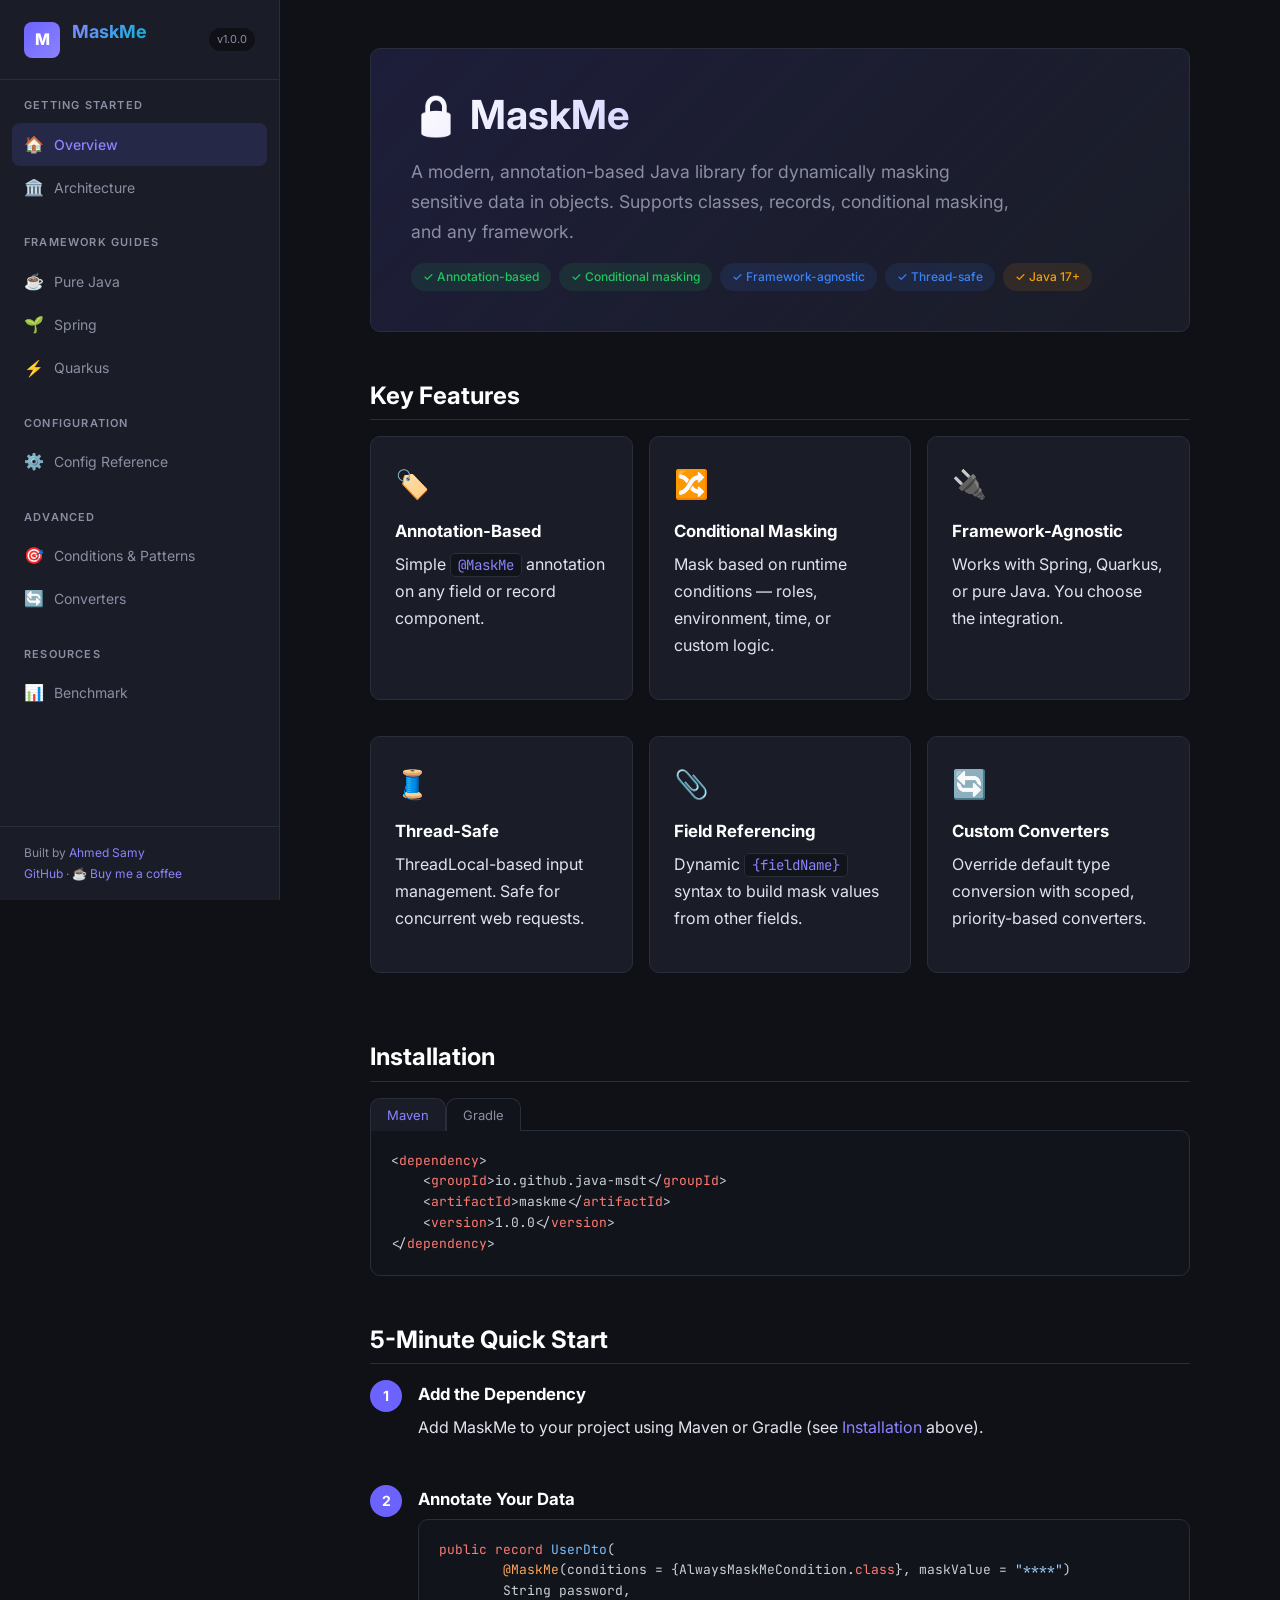
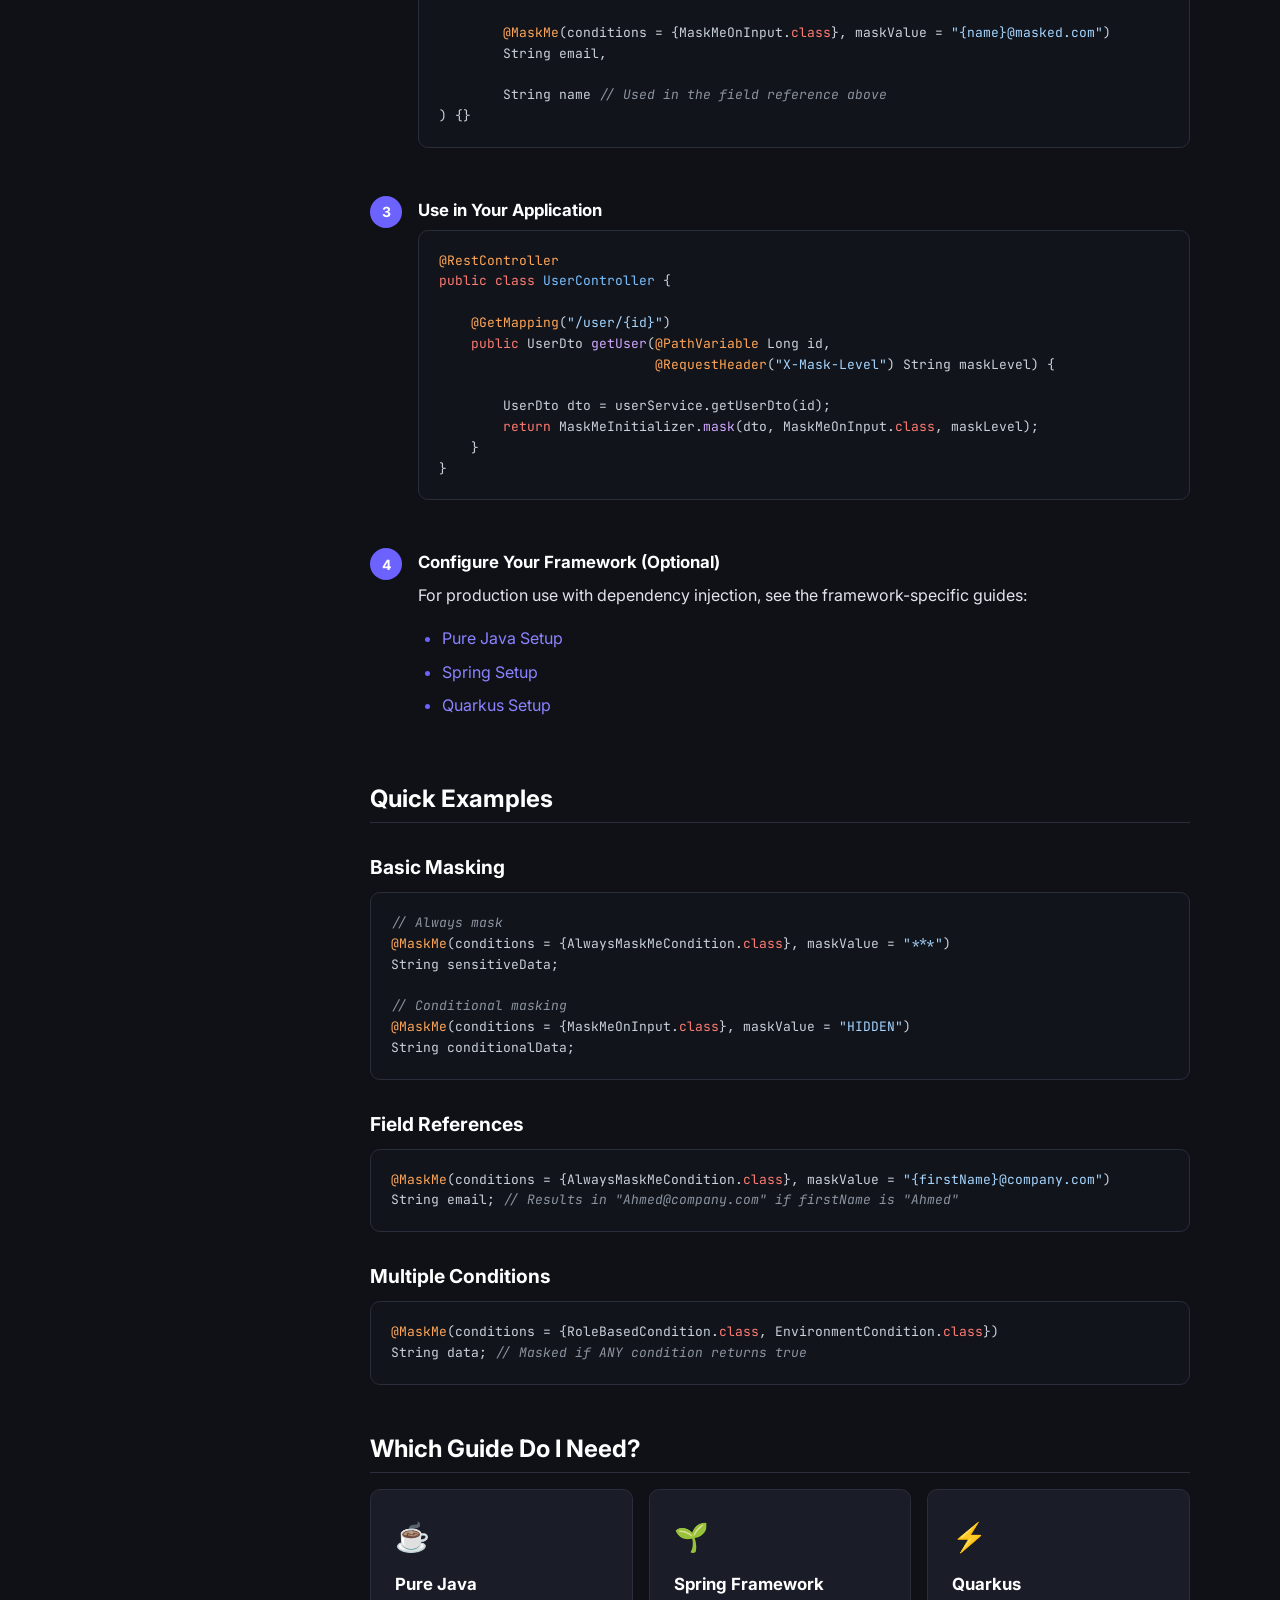
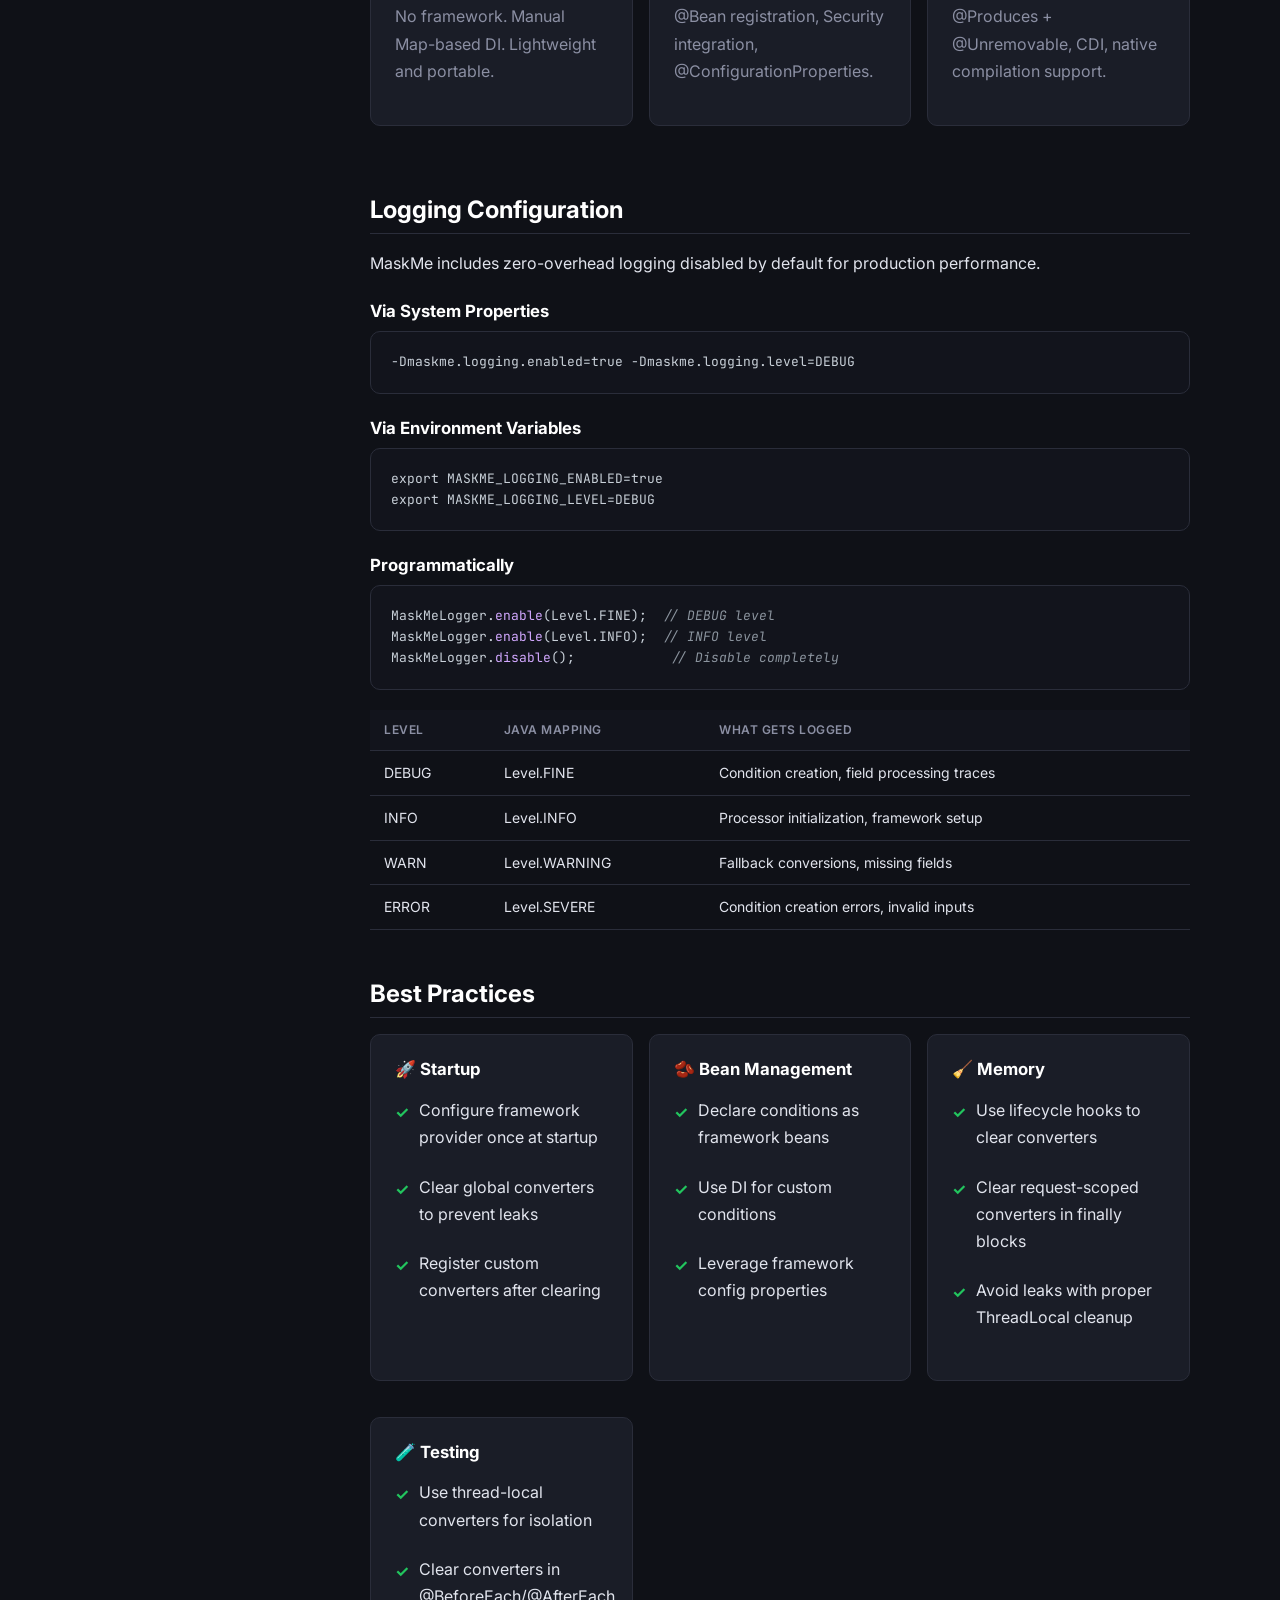
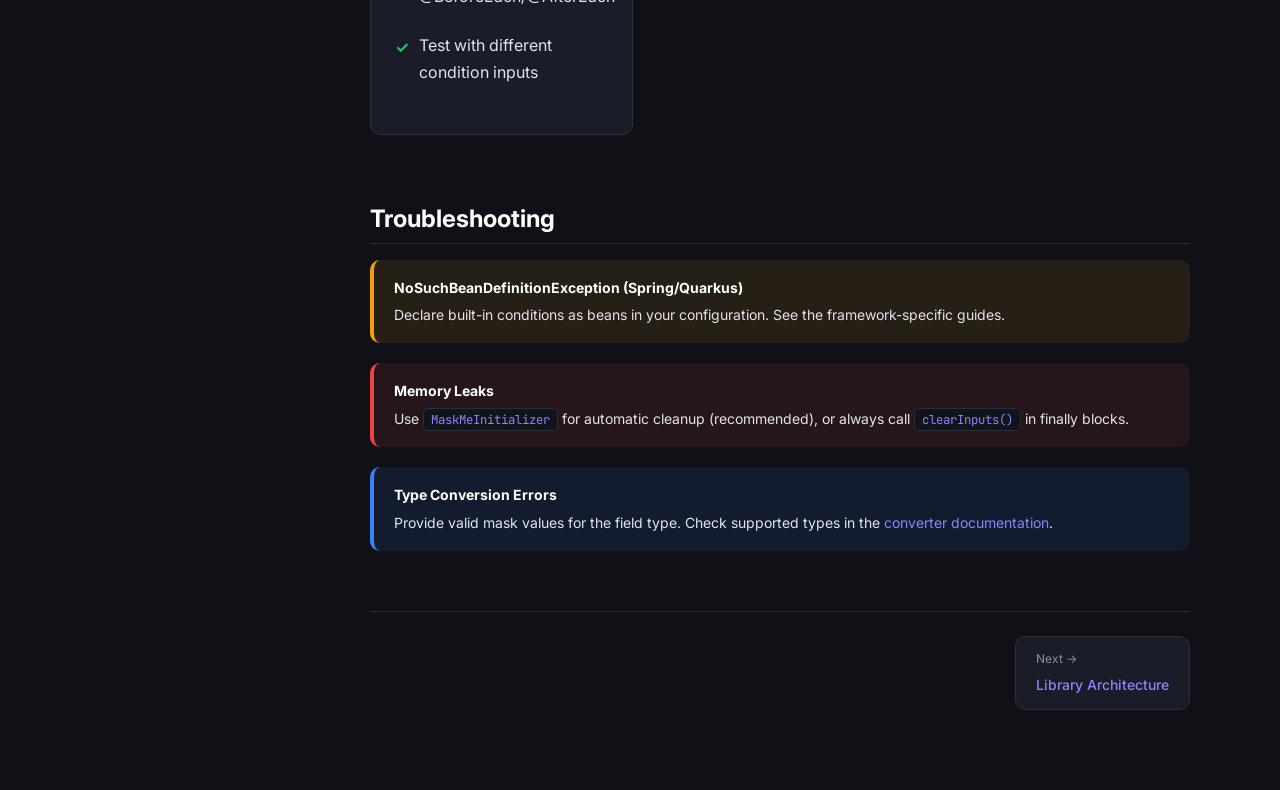
<file: website/index.html>
<!DOCTYPE html>
<html lang="en">
<head>
  <meta charset="UTF-8">
  <meta name="viewport" content="width=device-width, initial-scale=1.0">
  <title>MaskMe – Field Masking Library</title>
  <link rel="preconnect" href="https://fonts.googleapis.com">
  <link href="https://fonts.googleapis.com/css2?family=Inter:wght@400;500;600;700;800&family=JetBrains+Mono:wght@400;500&display=swap" rel="stylesheet">
  <link rel="stylesheet" href="css/style.css">
</head>
<body>
<button class="menu-toggle" aria-label="Toggle menu">☰</button>
<div class="sidebar-overlay"></div>

<div class="layout">
  <!-- Sidebar -->
  <aside class="sidebar">
    <div class="sidebar-header">
      <div class="logo">M</div>
      <h1>MaskMe</h1>
      <span class="version">v1.0.0</span>
    </div>
    <nav class="sidebar-nav">
      <div class="nav-section">
        <div class="nav-section-title">Getting Started</div>
        <a href="index.html" class="nav-link active"><span class="icon">🏠</span> Overview</a>
        <a href="architecture.html" class="nav-link"><span class="icon">🏛️</span> Architecture</a>
      </div>
      <div class="nav-section">
        <div class="nav-section-title">Framework Guides</div>
        <a href="pure-java.html" class="nav-link"><span class="icon">☕</span> Pure Java</a>
        <a href="spring.html" class="nav-link"><span class="icon">🌱</span> Spring</a>
        <a href="quarkus.html" class="nav-link"><span class="icon">⚡</span> Quarkus</a>
      </div>
      <div class="nav-section">
        <div class="nav-section-title">Configuration</div>
        <a href="configuration.html" class="nav-link"><span class="icon">⚙️</span> Config Reference</a>
      </div>
      <div class="nav-section">
        <div class="nav-section-title">Advanced</div>
        <a href="conditions.html" class="nav-link"><span class="icon">🎯</span> Conditions &amp; Patterns</a>
        <a href="converters.html" class="nav-link"><span class="icon">🔄</span> Converters</a>
      </div>
      <div class="nav-section">
        <div class="nav-section-title">Resources</div>
        <a href="benchmark.html" class="nav-link"><span class="icon">📊</span> Benchmark</a>
      </div>
    </nav>
    <div class="sidebar-footer">
      Built by <a href="https://www.linkedin.com/in/java-msdt/" target="_blank">Ahmed Samy</a><br>
      <a href="https://github.com/JAVA-MSDT/maskme" target="_blank">GitHub</a> · <a href="https://revolut.me/ahmedsamy85" target="_blank">☕ Buy me a coffee</a>
    </div>
  </aside>

  <!-- Main -->
  <main class="main">
    <div class="content">

      <!-- Hero -->
      <div class="hero">
        <h1>🔒 MaskMe</h1>
        <p>A modern, annotation-based Java library for dynamically masking sensitive data in objects. Supports classes, records, conditional masking, and any framework.</p>
        <div class="badge-row">
          <span class="badge green">✓ Annotation-based</span>
          <span class="badge green">✓ Conditional masking</span>
          <span class="badge blue">✓ Framework-agnostic</span>
          <span class="badge blue">✓ Thread-safe</span>
          <span class="badge amber">✓ Java 17+</span>
        </div>
      </div>

      <!-- Key Features -->
      <h2 id="features">Key Features</h2>
      <div class="card-grid">
        <div class="card">
          <span class="icon-lg">🏷️</span>
          <h4>Annotation-Based</h4>
          <p>Simple <code>@MaskMe</code> annotation on any field or record component.</p>
        </div>
        <div class="card">
          <span class="icon-lg">🔀</span>
          <h4>Conditional Masking</h4>
          <p>Mask based on runtime conditions — roles, environment, time, or custom logic.</p>
        </div>
        <div class="card">
          <span class="icon-lg">🔌</span>
          <h4>Framework-Agnostic</h4>
          <p>Works with Spring, Quarkus, or pure Java. You choose the integration.</p>
        </div>
        <div class="card">
          <span class="icon-lg">🧵</span>
          <h4>Thread-Safe</h4>
          <p>ThreadLocal-based input management. Safe for concurrent web requests.</p>
        </div>
        <div class="card">
          <span class="icon-lg">📎</span>
          <h4>Field Referencing</h4>
          <p>Dynamic <code>{fieldName}</code> syntax to build mask values from other fields.</p>
        </div>
        <div class="card">
          <span class="icon-lg">🔄</span>
          <h4>Custom Converters</h4>
          <p>Override default type conversion with scoped, priority-based converters.</p>
        </div>
      </div>

      <!-- Installation -->
      <h2 id="installation">Installation</h2>
      <div class="install-group">
        <div class="install-tabs">
          <button class="install-tab active" data-panel="maven-install">Maven</button>
          <button class="install-tab" data-panel="gradle-install">Gradle</button>
        </div>
        <div id="maven-install" class="install-panel active">
<pre>&lt;<span class="kw">dependency</span>&gt;
    &lt;<span class="kw">groupId</span>&gt;io.github.java-msdt&lt;/<span class="kw">groupId</span>&gt;
    &lt;<span class="kw">artifactId</span>&gt;maskme&lt;/<span class="kw">artifactId</span>&gt;
    &lt;<span class="kw">version</span>&gt;1.0.0&lt;/<span class="kw">version</span>&gt;
&lt;/<span class="kw">dependency</span>&gt;</pre>
        </div>
        <div id="gradle-install" class="install-panel">
<pre><span class="fn">implementation</span> <span class="str">'io.github.java-msdt:maskme:1.0.0'</span></pre>
        </div>
      </div>

      <!-- Quick Start -->
      <h2 id="quickstart">5-Minute Quick Start</h2>

      <div class="step">
        <div class="step-num">1</div>
        <div class="step-content">
          <h4>Add the Dependency</h4>
          <p>Add MaskMe to your project using Maven or Gradle (see <a href="#installation">Installation</a> above).</p>
        </div>
      </div>

      <div class="step">
        <div class="step-num">2</div>
        <div class="step-content">
          <h4>Annotate Your Data</h4>
<pre><span class="kw">public record</span> <span class="tp">UserDto</span>(
        <span class="an">@MaskMe</span>(conditions = {AlwaysMaskMeCondition.<span class="kw">class</span>}, maskValue = <span class="str">"****"</span>)
        String password,

        <span class="an">@MaskMe</span>(conditions = {MaskMeOnInput.<span class="kw">class</span>}, maskValue = <span class="str">"{name}@masked.com"</span>)
        String email,

        String name <span class="cm">// Used in the field reference above</span>
) {}</pre>
        </div>
      </div>

      <div class="step">
        <div class="step-num">3</div>
        <div class="step-content">
          <h4>Use in Your Application</h4>
<pre><span class="an">@RestController</span>
<span class="kw">public class</span> <span class="tp">UserController</span> {

    <span class="an">@GetMapping</span>(<span class="str">"/user/{id}"</span>)
    <span class="kw">public</span> UserDto <span class="fn">getUser</span>(<span class="an">@PathVariable</span> Long id,
                           <span class="an">@RequestHeader</span>(<span class="str">"X-Mask-Level"</span>) String maskLevel) {

        UserDto dto = userService.getUserDto(id);
        <span class="kw">return</span> MaskMeInitializer.<span class="fn">mask</span>(dto, MaskMeOnInput.<span class="kw">class</span>, maskLevel);
    }
}</pre>
        </div>
      </div>

      <div class="step">
        <div class="step-num">4</div>
        <div class="step-content">
          <h4>Configure Your Framework (Optional)</h4>
          <p>For production use with dependency injection, see the framework-specific guides:</p>
          <ul>
            <li><a href="pure-java.html">Pure Java Setup</a></li>
            <li><a href="spring.html">Spring Setup</a></li>
            <li><a href="quarkus.html">Quarkus Setup</a></li>
          </ul>
        </div>
      </div>

      <!-- Quick Examples -->
      <h2 id="examples">Quick Examples</h2>

      <h3>Basic Masking</h3>
<pre><span class="cm">// Always mask</span>
<span class="an">@MaskMe</span>(conditions = {AlwaysMaskMeCondition.<span class="kw">class</span>}, maskValue = <span class="str">"***"</span>)
String sensitiveData;

<span class="cm">// Conditional masking</span>
<span class="an">@MaskMe</span>(conditions = {MaskMeOnInput.<span class="kw">class</span>}, maskValue = <span class="str">"HIDDEN"</span>)
String conditionalData;</pre>

      <h3>Field References</h3>
<pre><span class="an">@MaskMe</span>(conditions = {AlwaysMaskMeCondition.<span class="kw">class</span>}, maskValue = <span class="str">"{firstName}@company.com"</span>)
String email; <span class="cm">// Results in "Ahmed@company.com" if firstName is "Ahmed"</span></pre>

      <h3>Multiple Conditions</h3>
<pre><span class="an">@MaskMe</span>(conditions = {RoleBasedCondition.<span class="kw">class</span>, EnvironmentCondition.<span class="kw">class</span>})
String data; <span class="cm">// Masked if ANY condition returns true</span></pre>

      <!-- Which Guide -->
      <h2 id="guides">Which Guide Do I Need?</h2>
      <div class="card-grid">
        <a href="pure-java.html" class="card" style="text-decoration:none;">
          <span class="icon-lg">☕</span>
          <h4>Pure Java</h4>
          <p style="color:var(--text-muted)">No framework. Manual Map-based DI. Lightweight and portable.</p>
        </a>
        <a href="spring.html" class="card" style="text-decoration:none;">
          <span class="icon-lg">🌱</span>
          <h4>Spring Framework</h4>
          <p style="color:var(--text-muted)">@Bean registration, Security integration, @ConfigurationProperties.</p>
        </a>
        <a href="quarkus.html" class="card" style="text-decoration:none;">
          <span class="icon-lg">⚡</span>
          <h4>Quarkus</h4>
          <p style="color:var(--text-muted)">@Produces + @Unremovable, CDI, native compilation support.</p>
        </a>
      </div>

      <!-- Logging -->
      <h2 id="logging">Logging Configuration</h2>
      <p>MaskMe includes zero-overhead logging disabled by default for production performance.</p>

      <h4>Via System Properties</h4>
<pre>-Dmaskme.logging.enabled=true -Dmaskme.logging.level=DEBUG</pre>

      <h4>Via Environment Variables</h4>
<pre>export MASKME_LOGGING_ENABLED=true
export MASKME_LOGGING_LEVEL=DEBUG</pre>

      <h4>Programmatically</h4>
<pre>MaskMeLogger.<span class="fn">enable</span>(Level.FINE);  <span class="cm">// DEBUG level</span>
MaskMeLogger.<span class="fn">enable</span>(Level.INFO);  <span class="cm">// INFO level</span>
MaskMeLogger.<span class="fn">disable</span>();            <span class="cm">// Disable completely</span></pre>

      <table>
        <thead><tr><th>Level</th><th>Java Mapping</th><th>What Gets Logged</th></tr></thead>
        <tbody>
          <tr><td>DEBUG</td><td>Level.FINE</td><td>Condition creation, field processing traces</td></tr>
          <tr><td>INFO</td><td>Level.INFO</td><td>Processor initialization, framework setup</td></tr>
          <tr><td>WARN</td><td>Level.WARNING</td><td>Fallback conversions, missing fields</td></tr>
          <tr><td>ERROR</td><td>Level.SEVERE</td><td>Condition creation errors, invalid inputs</td></tr>
        </tbody>
      </table>

      <!-- Best Practices -->
      <h2 id="best-practices">Best Practices</h2>
      <div class="card-grid">
        <div class="card">
          <h4>🚀 Startup</h4>
          <ul class="feature-list">
            <li>Configure framework provider once at startup</li>
            <li>Clear global converters to prevent leaks</li>
            <li>Register custom converters after clearing</li>
          </ul>
        </div>
        <div class="card">
          <h4>🫘 Bean Management</h4>
          <ul class="feature-list">
            <li>Declare conditions as framework beans</li>
            <li>Use DI for custom conditions</li>
            <li>Leverage framework config properties</li>
          </ul>
        </div>
        <div class="card">
          <h4>🧹 Memory</h4>
          <ul class="feature-list">
            <li>Use lifecycle hooks to clear converters</li>
            <li>Clear request-scoped converters in finally blocks</li>
            <li>Avoid leaks with proper ThreadLocal cleanup</li>
          </ul>
        </div>
        <div class="card">
          <h4>🧪 Testing</h4>
          <ul class="feature-list">
            <li>Use thread-local converters for isolation</li>
            <li>Clear converters in @BeforeEach/@AfterEach</li>
            <li>Test with different condition inputs</li>
          </ul>
        </div>
      </div>

      <!-- Troubleshooting -->
      <h2 id="troubleshooting">Troubleshooting</h2>
      <div class="callout warn">
        <strong>NoSuchBeanDefinitionException (Spring/Quarkus)</strong>
        Declare built-in conditions as beans in your configuration. See the framework-specific guides.
      </div>
      <div class="callout danger">
        <strong>Memory Leaks</strong>
        Use <code>MaskMeInitializer</code> for automatic cleanup (recommended), or always call <code>clearInputs()</code> in finally blocks.
      </div>
      <div class="callout info">
        <strong>Type Conversion Errors</strong>
        Provide valid mask values for the field type. Check supported types in the <a href="converters.html">converter documentation</a>.
      </div>

      <!-- Page Nav -->
      <div class="page-nav">
        <div></div>
        <a href="architecture.html">
          <span class="label">Next →</span>
          <span class="title">Library Architecture</span>
        </a>
      </div>

    </div>
  </main>
</div>

<script src="js/main.js"></script>
</body>
</html>
</file>
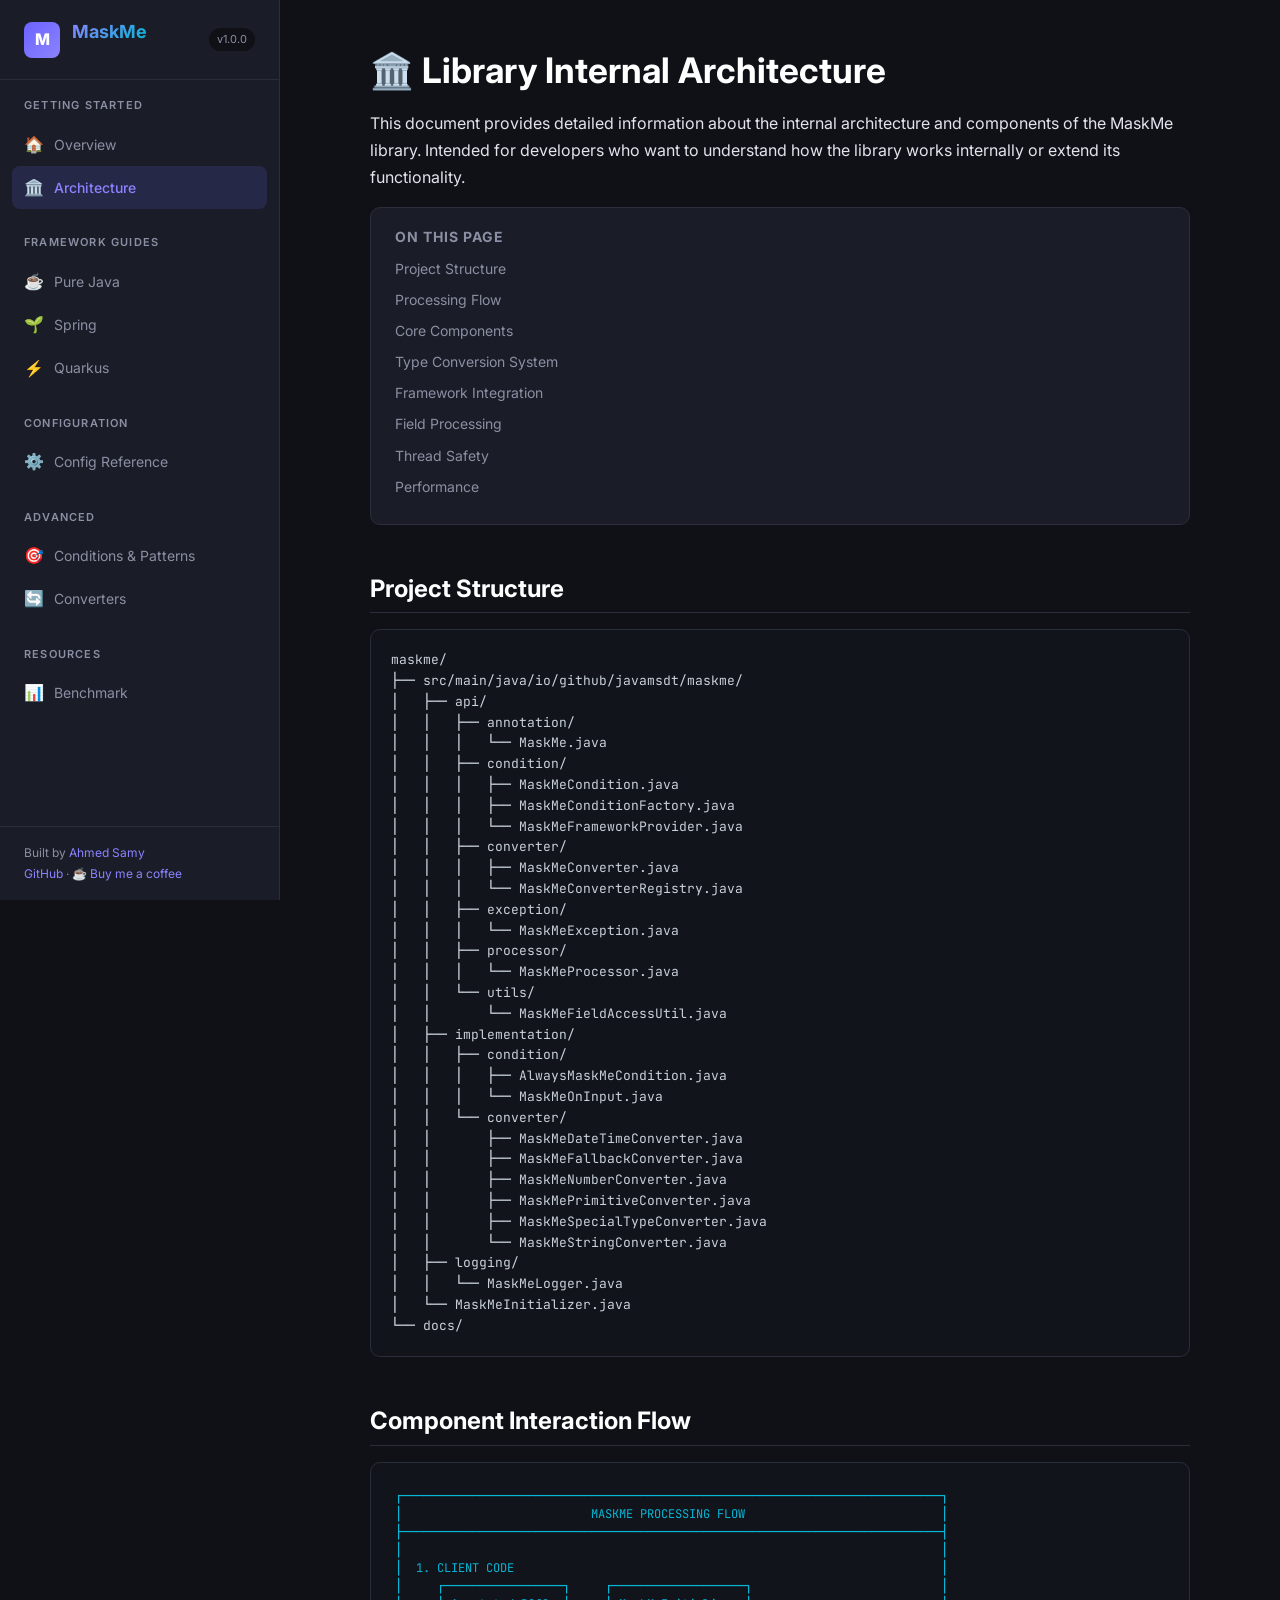
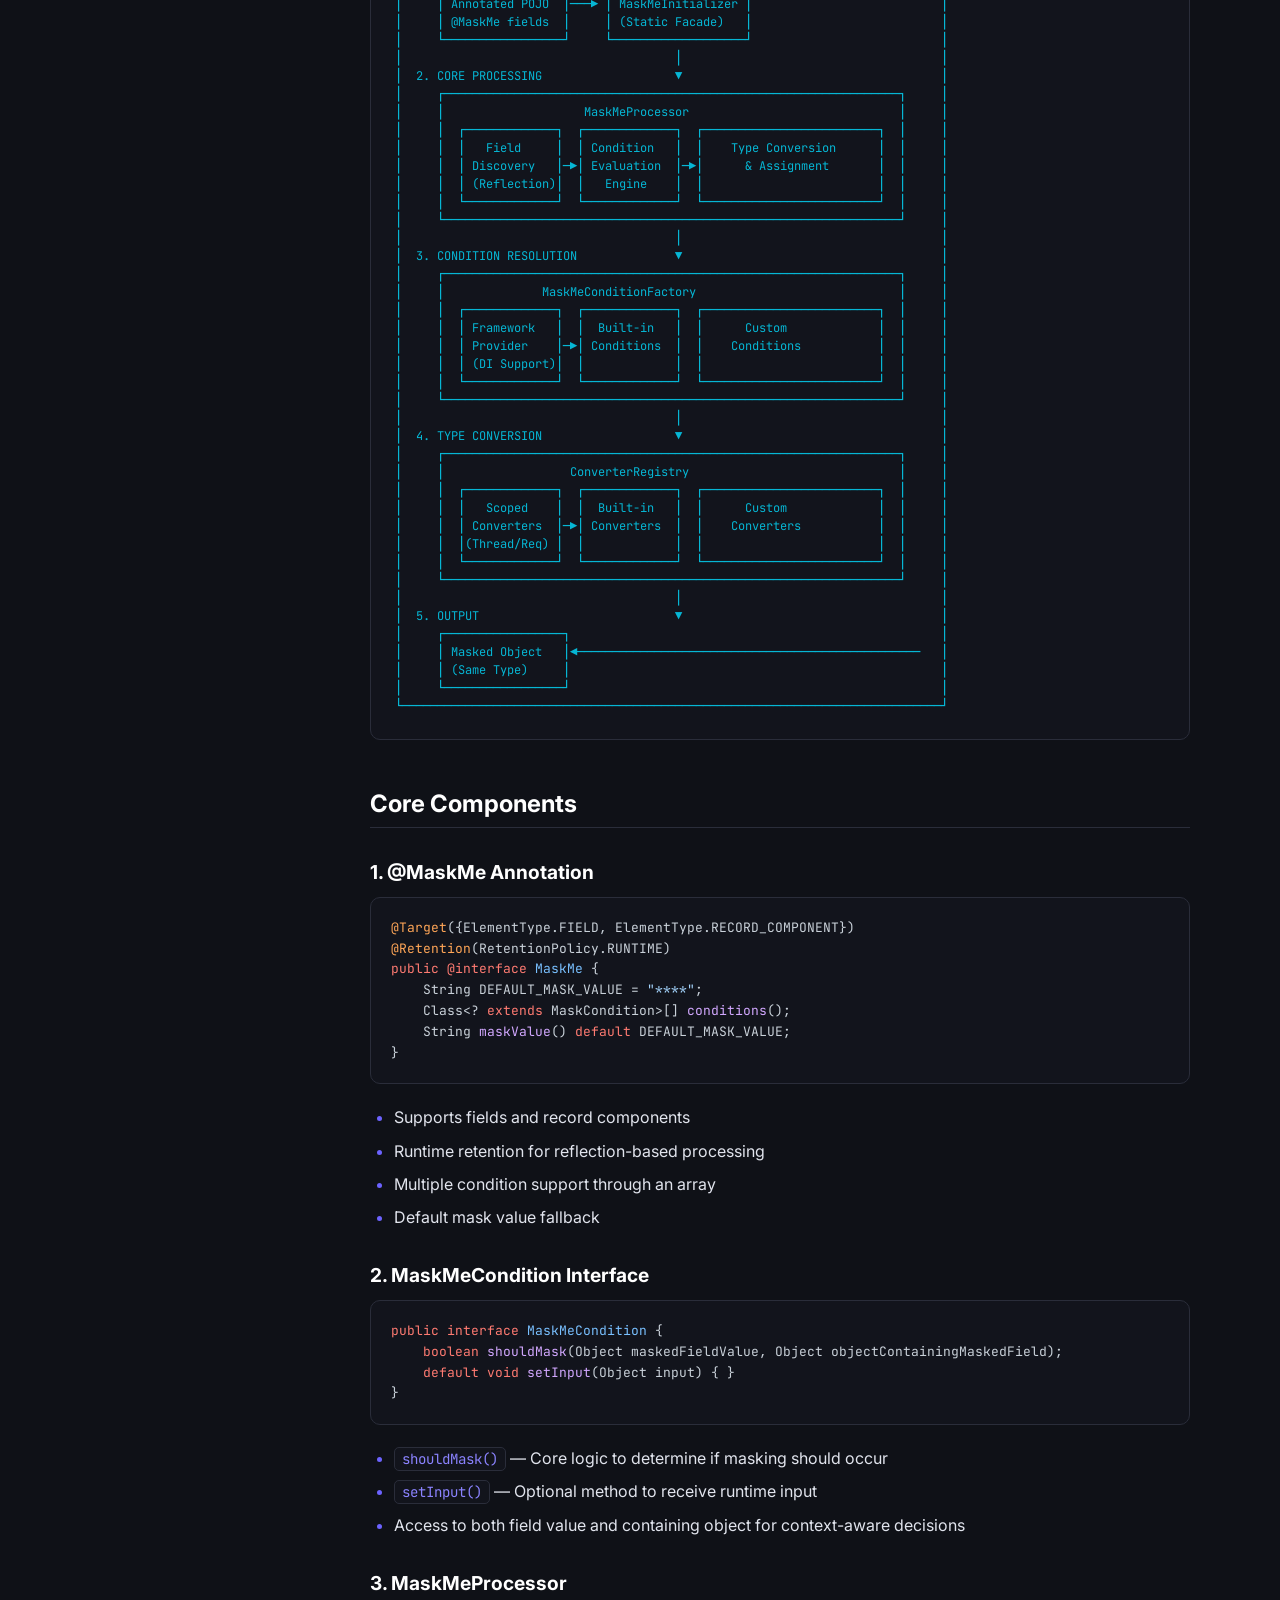
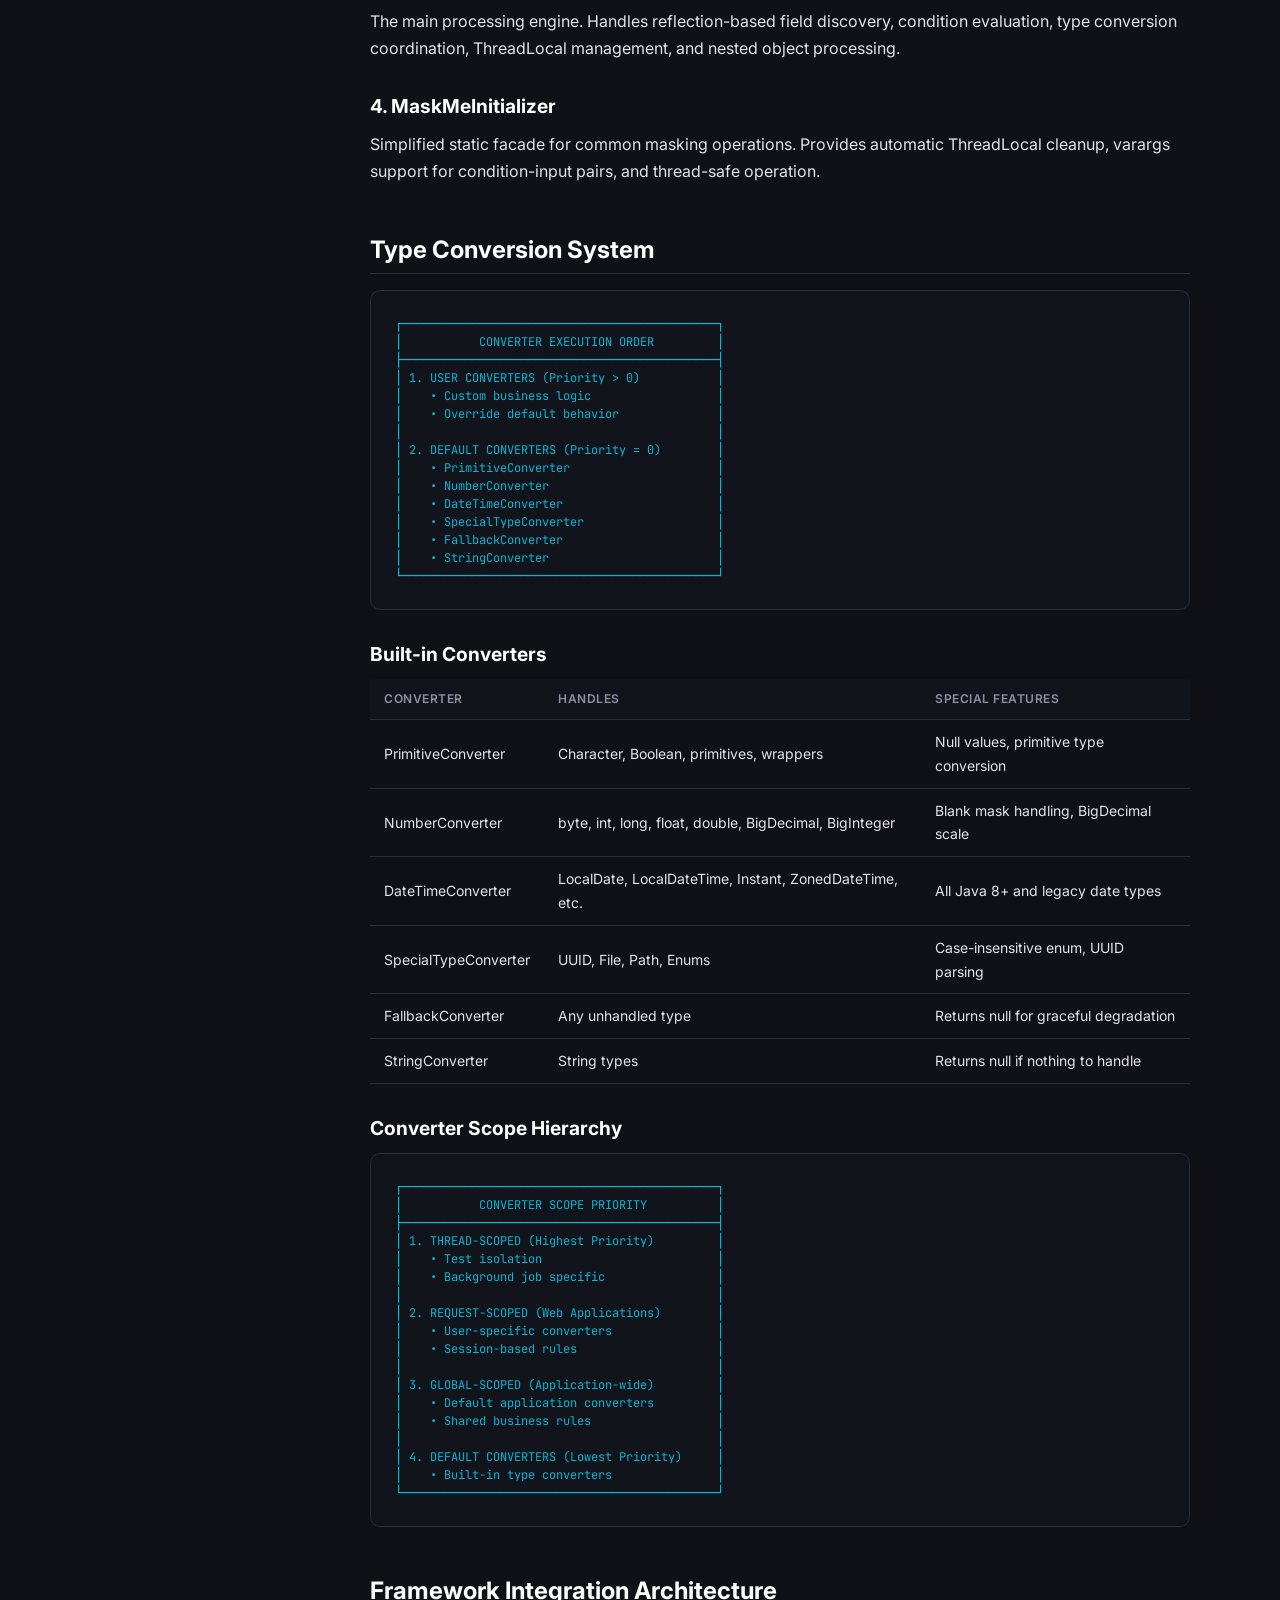
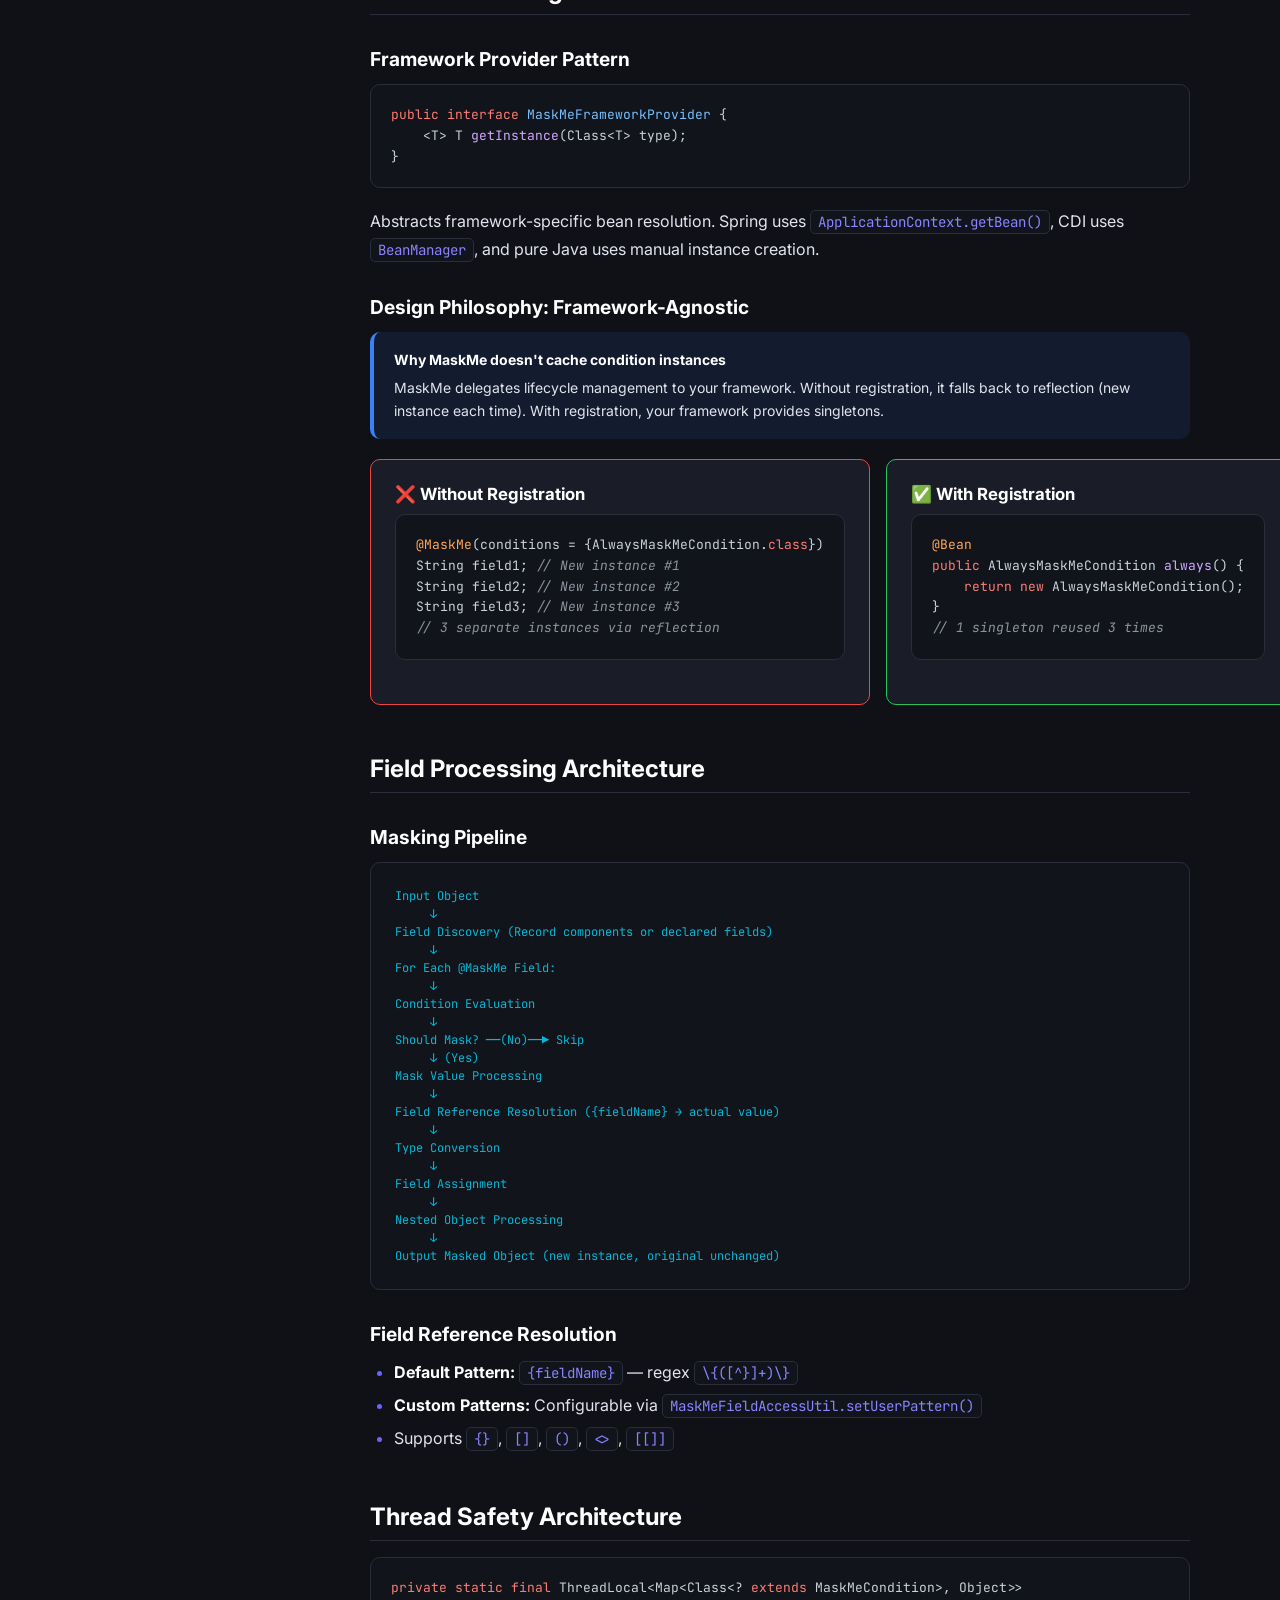
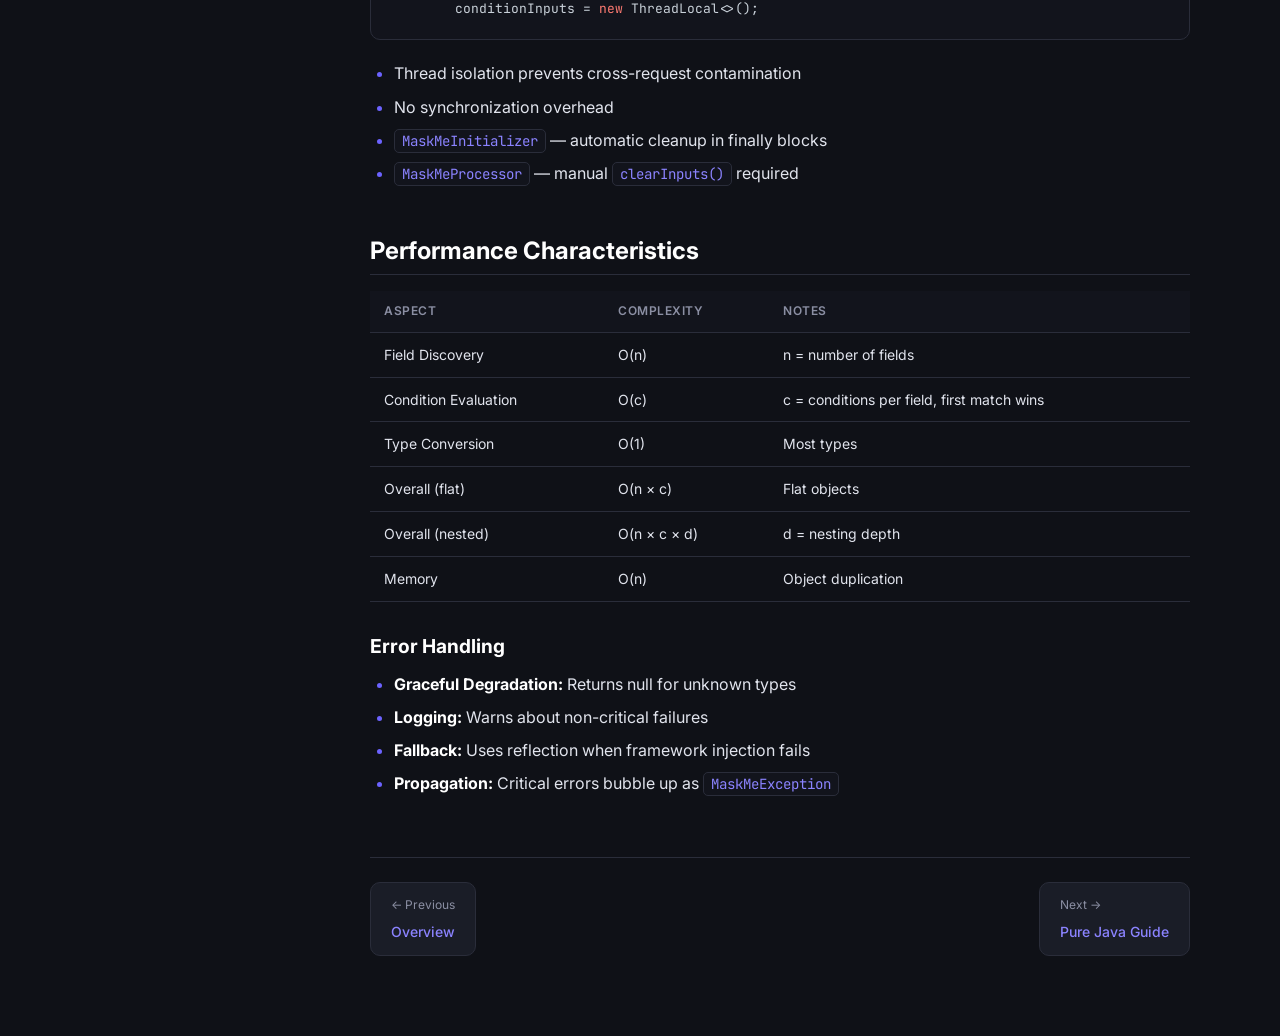
<file: website/architecture.html>
<!DOCTYPE html>
<html lang="en">
<head>
  <meta charset="UTF-8">
  <meta name="viewport" content="width=device-width, initial-scale=1.0">
  <title>Architecture – MaskMe</title>
  <link rel="preconnect" href="https://fonts.googleapis.com">
  <link href="https://fonts.googleapis.com/css2?family=Inter:wght@400;500;600;700;800&family=JetBrains+Mono:wght@400;500&display=swap" rel="stylesheet">
  <link rel="stylesheet" href="css/style.css">
</head>
<body>
<button class="menu-toggle" aria-label="Toggle menu">☰</button>
<div class="sidebar-overlay"></div>

<div class="layout">
  <aside class="sidebar">
    <div class="sidebar-header">
      <div class="logo">M</div>
      <h1>MaskMe</h1>
      <span class="version">v1.0.0</span>
    </div>
    <nav class="sidebar-nav">
      <div class="nav-section">
        <div class="nav-section-title">Getting Started</div>
        <a href="index.html" class="nav-link"><span class="icon">🏠</span> Overview</a>
        <a href="architecture.html" class="nav-link active"><span class="icon">🏛️</span> Architecture</a>
      </div>
      <div class="nav-section">
        <div class="nav-section-title">Framework Guides</div>
        <a href="pure-java.html" class="nav-link"><span class="icon">☕</span> Pure Java</a>
        <a href="spring.html" class="nav-link"><span class="icon">🌱</span> Spring</a>
        <a href="quarkus.html" class="nav-link"><span class="icon">⚡</span> Quarkus</a>
      </div>
      <div class="nav-section">
        <div class="nav-section-title">Configuration</div>
        <a href="configuration.html" class="nav-link"><span class="icon">⚙️</span> Config Reference</a>
      </div>
      <div class="nav-section">
        <div class="nav-section-title">Advanced</div>
        <a href="conditions.html" class="nav-link"><span class="icon">🎯</span> Conditions &amp; Patterns</a>
        <a href="converters.html" class="nav-link"><span class="icon">🔄</span> Converters</a>
      </div>
      <div class="nav-section">
        <div class="nav-section-title">Resources</div>
        <a href="benchmark.html" class="nav-link"><span class="icon">📊</span> Benchmark</a>
      </div>
    </nav>
    <div class="sidebar-footer">
      Built by <a href="https://www.linkedin.com/in/java-msdt/" target="_blank">Ahmed Samy</a><br>
      <a href="https://github.com/JAVA-MSDT/maskme" target="_blank">GitHub</a> · <a href="https://revolut.me/ahmedsamy85" target="_blank">☕ Buy me a coffee</a>
    </div>
  </aside>

  <main class="main">
    <div class="content">

      <h1>🏛️ Library Internal Architecture</h1>
      <p>This document provides detailed information about the internal architecture and components of the MaskMe library. Intended for developers who want to understand how the library works internally or extend its functionality.</p>

      <!-- TOC -->
      <div class="toc">
        <h4>On This Page</h4>
        <ul>
          <li><a href="#project-structure">Project Structure</a></li>
          <li><a href="#processing-flow">Processing Flow</a></li>
          <li><a href="#core-components">Core Components</a></li>
          <li><a href="#type-conversion">Type Conversion System</a></li>
          <li><a href="#framework-integration">Framework Integration</a></li>
          <li><a href="#field-processing">Field Processing</a></li>
          <li><a href="#thread-safety">Thread Safety</a></li>
          <li><a href="#performance">Performance</a></li>
        </ul>
      </div>

      <!-- Project Structure -->
      <h2 id="project-structure">Project Structure</h2>
<pre>maskme/
├── src/main/java/io/github/javamsdt/maskme/
│   ├── api/
│   │   ├── annotation/
│   │   │   └── MaskMe.java
│   │   ├── condition/
│   │   │   ├── MaskMeCondition.java
│   │   │   ├── MaskMeConditionFactory.java
│   │   │   └── MaskMeFrameworkProvider.java
│   │   ├── converter/
│   │   │   ├── MaskMeConverter.java
│   │   │   └── MaskMeConverterRegistry.java
│   │   ├── exception/
│   │   │   └── MaskMeException.java
│   │   ├── processor/
│   │   │   └── MaskMeProcessor.java
│   │   └── utils/
│   │       └── MaskMeFieldAccessUtil.java
│   ├── implementation/
│   │   ├── condition/
│   │   │   ├── AlwaysMaskMeCondition.java
│   │   │   └── MaskMeOnInput.java
│   │   └── converter/
│   │       ├── MaskMeDateTimeConverter.java
│   │       ├── MaskMeFallbackConverter.java
│   │       ├── MaskMeNumberConverter.java
│   │       ├── MaskMePrimitiveConverter.java
│   │       ├── MaskMeSpecialTypeConverter.java
│   │       └── MaskMeStringConverter.java
│   ├── logging/
│   │   └── MaskMeLogger.java
│   └── MaskMeInitializer.java
└── docs/</pre>

      <!-- Processing Flow -->
      <h2 id="processing-flow">Component Interaction Flow</h2>
      <div class="diagram">┌─────────────────────────────────────────────────────────────────────────────┐
│                           MASKME PROCESSING FLOW                            │
├─────────────────────────────────────────────────────────────────────────────┤
│                                                                             │
│  1. CLIENT CODE                                                             │
│     ┌─────────────────┐     ┌───────────────────┐                           │
│     │ Annotated POJO  │───▶ │ MaskMeInitializer │                           │
│     │ @MaskMe fields  │     │ (Static Facade)   │                           │
│     └─────────────────┘     └───────────────────┘                           │
│                                       │                                     │
│  2. CORE PROCESSING                   ▼                                     │
│     ┌─────────────────────────────────────────────────────────────────┐     │
│     │                    MaskMeProcessor                              │     │
│     │  ┌─────────────┐  ┌─────────────┐  ┌─────────────────────────┐  │     │
│     │  │   Field     │  │ Condition   │  │    Type Conversion      │  │     │
│     │  │ Discovery   │─▶│ Evaluation  │─▶│      &amp; Assignment       │  │     │
│     │  │ (Reflection)│  │   Engine    │  │                         │  │     │
│     │  └─────────────┘  └─────────────┘  └─────────────────────────┘  │     │
│     └─────────────────────────────────────────────────────────────────┘     │
│                                       │                                     │
│  3. CONDITION RESOLUTION              ▼                                     │
│     ┌─────────────────────────────────────────────────────────────────┐     │
│     │              MaskMeConditionFactory                             │     │
│     │  ┌─────────────┐  ┌─────────────┐  ┌─────────────────────────┐  │     │
│     │  │ Framework   │  │  Built-in   │  │      Custom             │  │     │
│     │  │ Provider    │─▶│ Conditions  │  │    Conditions           │  │     │
│     │  │ (DI Support)│  │             │  │                         │  │     │
│     │  └─────────────┘  └─────────────┘  └─────────────────────────┘  │     │
│     └─────────────────────────────────────────────────────────────────┘     │
│                                       │                                     │
│  4. TYPE CONVERSION                   ▼                                     │
│     ┌─────────────────────────────────────────────────────────────────┐     │
│     │                  ConverterRegistry                              │     │
│     │  ┌─────────────┐  ┌─────────────┐  ┌─────────────────────────┐  │     │
│     │  │   Scoped    │  │  Built-in   │  │      Custom             │  │     │
│     │  │ Converters  │─▶│ Converters  │  │    Converters           │  │     │
│     │  │(Thread/Req) │  │             │  │                         │  │     │
│     │  └─────────────┘  └─────────────┘  └─────────────────────────┘  │     │
│     └─────────────────────────────────────────────────────────────────┘     │
│                                       │                                     │
│  5. OUTPUT                            ▼                                     │
│     ┌─────────────────┐                                                     │
│     │ Masked Object   │◀─────────────────────────────────────────────────   │
│     │ (Same Type)     │                                                     │
│     └─────────────────┘                                                     │
└─────────────────────────────────────────────────────────────────────────────┘</div>

      <!-- Core Components -->
      <h2 id="core-components">Core Components</h2>

      <h3>1. @MaskMe Annotation</h3>
<pre><span class="an">@Target</span>({ElementType.FIELD, ElementType.RECORD_COMPONENT})
<span class="an">@Retention</span>(RetentionPolicy.RUNTIME)
<span class="kw">public @interface</span> <span class="tp">MaskMe</span> {
    String DEFAULT_MASK_VALUE = <span class="str">"****"</span>;
    Class&lt;? <span class="kw">extends</span> MaskCondition&gt;[] <span class="fn">conditions</span>();
    String <span class="fn">maskValue</span>() <span class="kw">default</span> DEFAULT_MASK_VALUE;
}</pre>
      <ul>
        <li>Supports fields and record components</li>
        <li>Runtime retention for reflection-based processing</li>
        <li>Multiple condition support through an array</li>
        <li>Default mask value fallback</li>
      </ul>

      <h3>2. MaskMeCondition Interface</h3>
<pre><span class="kw">public interface</span> <span class="tp">MaskMeCondition</span> {
    <span class="kw">boolean</span> <span class="fn">shouldMask</span>(Object maskedFieldValue, Object objectContainingMaskedField);
    <span class="kw">default void</span> <span class="fn">setInput</span>(Object input) { }
}</pre>
      <ul>
        <li><code>shouldMask()</code> — Core logic to determine if masking should occur</li>
        <li><code>setInput()</code> — Optional method to receive runtime input</li>
        <li>Access to both field value and containing object for context-aware decisions</li>
      </ul>

      <h3>3. MaskMeProcessor</h3>
      <p>The main processing engine. Handles reflection-based field discovery, condition evaluation, type conversion coordination, ThreadLocal management, and nested object processing.</p>

      <h3>4. MaskMeInitializer</h3>
      <p>Simplified static facade for common masking operations. Provides automatic ThreadLocal cleanup, varargs support for condition-input pairs, and thread-safe operation.</p>

      <!-- Type Conversion -->
      <h2 id="type-conversion">Type Conversion System</h2>

      <div class="diagram">┌─────────────────────────────────────────────┐
│           CONVERTER EXECUTION ORDER         │
├─────────────────────────────────────────────┤
│ 1. USER CONVERTERS (Priority &gt; 0)           │
│    • Custom business logic                  │
│    • Override default behavior              │
│                                             │
│ 2. DEFAULT CONVERTERS (Priority = 0)        │
│    • PrimitiveConverter                     │
│    • NumberConverter                        │
│    • DateTimeConverter                      │
│    • SpecialTypeConverter                   │
│    • FallbackConverter                      │
│    • StringConverter                        │
└─────────────────────────────────────────────┘</div>

      <h3>Built-in Converters</h3>
      <table>
        <thead><tr><th>Converter</th><th>Handles</th><th>Special Features</th></tr></thead>
        <tbody>
          <tr><td>PrimitiveConverter</td><td>Character, Boolean, primitives, wrappers</td><td>Null values, primitive type conversion</td></tr>
          <tr><td>NumberConverter</td><td>byte, int, long, float, double, BigDecimal, BigInteger</td><td>Blank mask handling, BigDecimal scale</td></tr>
          <tr><td>DateTimeConverter</td><td>LocalDate, LocalDateTime, Instant, ZonedDateTime, etc.</td><td>All Java 8+ and legacy date types</td></tr>
          <tr><td>SpecialTypeConverter</td><td>UUID, File, Path, Enums</td><td>Case-insensitive enum, UUID parsing</td></tr>
          <tr><td>FallbackConverter</td><td>Any unhandled type</td><td>Returns null for graceful degradation</td></tr>
          <tr><td>StringConverter</td><td>String types</td><td>Returns null if nothing to handle</td></tr>
        </tbody>
      </table>

      <h3>Converter Scope Hierarchy</h3>
      <div class="diagram">┌─────────────────────────────────────────────┐
│           CONVERTER SCOPE PRIORITY          │
├─────────────────────────────────────────────┤
│ 1. THREAD-SCOPED (Highest Priority)         │
│    • Test isolation                         │
│    • Background job specific                │
│                                             │
│ 2. REQUEST-SCOPED (Web Applications)        │
│    • User-specific converters               │
│    • Session-based rules                    │
│                                             │
│ 3. GLOBAL-SCOPED (Application-wide)         │
│    • Default application converters         │
│    • Shared business rules                  │
│                                             │
│ 4. DEFAULT CONVERTERS (Lowest Priority)     │
│    • Built-in type converters               │
└─────────────────────────────────────────────┘</div>

      <!-- Framework Integration -->
      <h2 id="framework-integration">Framework Integration Architecture</h2>

      <h3>Framework Provider Pattern</h3>
<pre><span class="kw">public interface</span> <span class="tp">MaskMeFrameworkProvider</span> {
    &lt;T&gt; T <span class="fn">getInstance</span>(Class&lt;T&gt; type);
}</pre>
      <p>Abstracts framework-specific bean resolution. Spring uses <code>ApplicationContext.getBean()</code>, CDI uses <code>BeanManager</code>, and pure Java uses manual instance creation.</p>

      <h3>Design Philosophy: Framework-Agnostic</h3>
      <div class="callout info">
        <strong>Why MaskMe doesn't cache condition instances</strong>
        MaskMe delegates lifecycle management to your framework. Without registration, it falls back to reflection (new instance each time). With registration, your framework provides singletons.
      </div>

      <div class="compare">
        <div class="card bad">
          <h4>❌ Without Registration</h4>
<pre><span class="an">@MaskMe</span>(conditions = {AlwaysMaskMeCondition.<span class="kw">class</span>})
String field1; <span class="cm">// New instance #1</span>
String field2; <span class="cm">// New instance #2</span>
String field3; <span class="cm">// New instance #3</span>
<span class="cm">// 3 separate instances via reflection</span></pre>
        </div>
        <div class="card good">
          <h4>✅ With Registration</h4>
<pre><span class="an">@Bean</span>
<span class="kw">public</span> AlwaysMaskMeCondition <span class="fn">always</span>() {
    <span class="kw">return new</span> AlwaysMaskMeCondition();
}
<span class="cm">// 1 singleton reused 3 times</span></pre>
        </div>
      </div>

      <!-- Field Processing -->
      <h2 id="field-processing">Field Processing Architecture</h2>

      <h3>Masking Pipeline</h3>
      <div class="diagram">Input Object
     ↓
Field Discovery (Record components or declared fields)
     ↓
For Each @MaskMe Field:
     ↓
Condition Evaluation
     ↓
Should Mask? ──(No)──▶ Skip
     ↓ (Yes)
Mask Value Processing
     ↓
Field Reference Resolution ({fieldName} → actual value)
     ↓
Type Conversion
     ↓
Field Assignment
     ↓
Nested Object Processing
     ↓
Output Masked Object (new instance, original unchanged)</div>

      <h3>Field Reference Resolution</h3>
      <ul>
        <li><strong>Default Pattern:</strong> <code>{fieldName}</code> — regex <code>\{([^}]+)\}</code></li>
        <li><strong>Custom Patterns:</strong> Configurable via <code>MaskMeFieldAccessUtil.setUserPattern()</code></li>
        <li>Supports <code>{}</code>, <code>[]</code>, <code>()</code>, <code>&lt;&gt;</code>, <code>[[]]</code></li>
      </ul>

      <!-- Thread Safety -->
      <h2 id="thread-safety">Thread Safety Architecture</h2>
<pre><span class="kw">private static final</span> ThreadLocal&lt;Map&lt;Class&lt;? <span class="kw">extends</span> MaskMeCondition&gt;, Object&gt;&gt;
        conditionInputs = <span class="kw">new</span> ThreadLocal&lt;&gt;();</pre>
      <ul>
        <li>Thread isolation prevents cross-request contamination</li>
        <li>No synchronization overhead</li>
        <li><code>MaskMeInitializer</code> — automatic cleanup in finally blocks</li>
        <li><code>MaskMeProcessor</code> — manual <code>clearInputs()</code> required</li>
      </ul>

      <!-- Performance -->
      <h2 id="performance">Performance Characteristics</h2>
      <table>
        <thead><tr><th>Aspect</th><th>Complexity</th><th>Notes</th></tr></thead>
        <tbody>
          <tr><td>Field Discovery</td><td>O(n)</td><td>n = number of fields</td></tr>
          <tr><td>Condition Evaluation</td><td>O(c)</td><td>c = conditions per field, first match wins</td></tr>
          <tr><td>Type Conversion</td><td>O(1)</td><td>Most types</td></tr>
          <tr><td>Overall (flat)</td><td>O(n × c)</td><td>Flat objects</td></tr>
          <tr><td>Overall (nested)</td><td>O(n × c × d)</td><td>d = nesting depth</td></tr>
          <tr><td>Memory</td><td>O(n)</td><td>Object duplication</td></tr>
        </tbody>
      </table>

      <h3>Error Handling</h3>
      <ul>
        <li><strong>Graceful Degradation:</strong> Returns null for unknown types</li>
        <li><strong>Logging:</strong> Warns about non-critical failures</li>
        <li><strong>Fallback:</strong> Uses reflection when framework injection fails</li>
        <li><strong>Propagation:</strong> Critical errors bubble up as <code>MaskMeException</code></li>
      </ul>

      <!-- Page Nav -->
      <div class="page-nav">
        <a href="index.html">
          <span class="label">← Previous</span>
          <span class="title">Overview</span>
        </a>
        <a href="pure-java.html">
          <span class="label">Next →</span>
          <span class="title">Pure Java Guide</span>
        </a>
      </div>

    </div>
  </main>
</div>

<script src="js/main.js"></script>
</body>
</html>
</file>
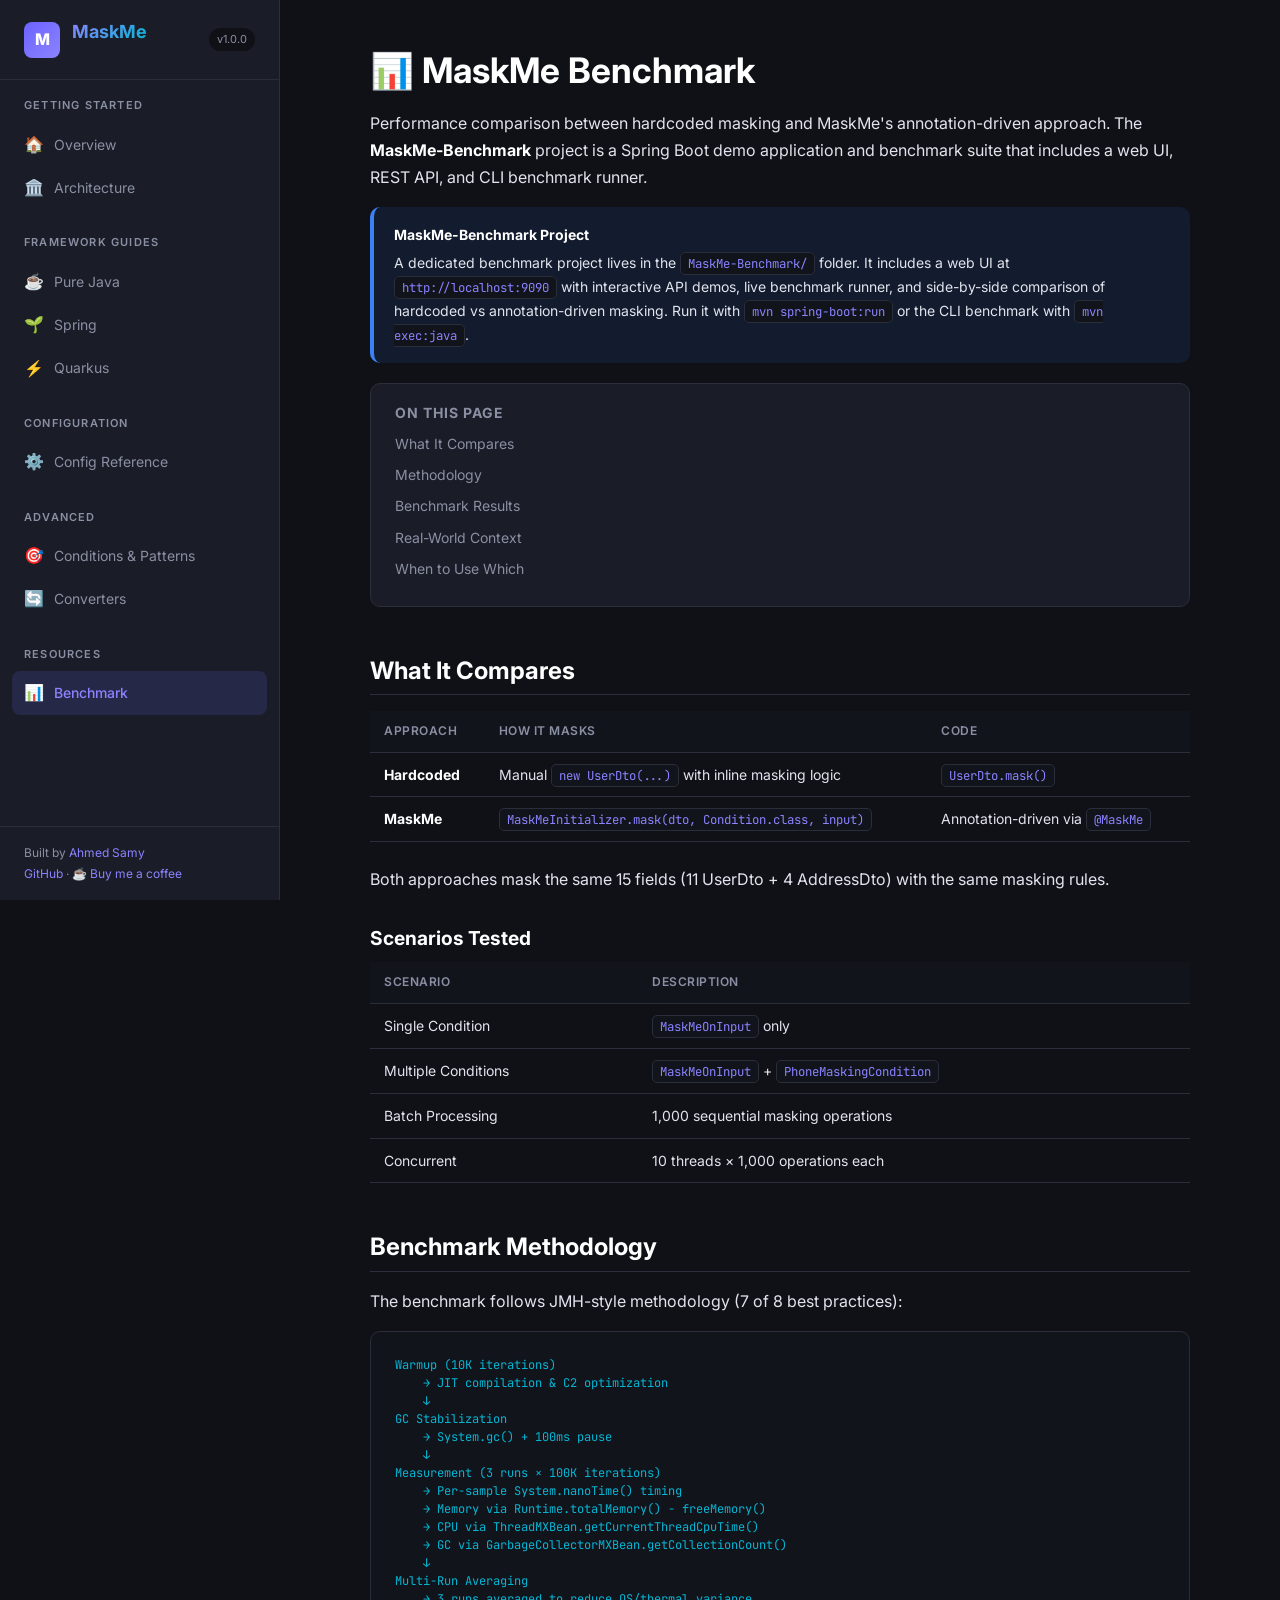
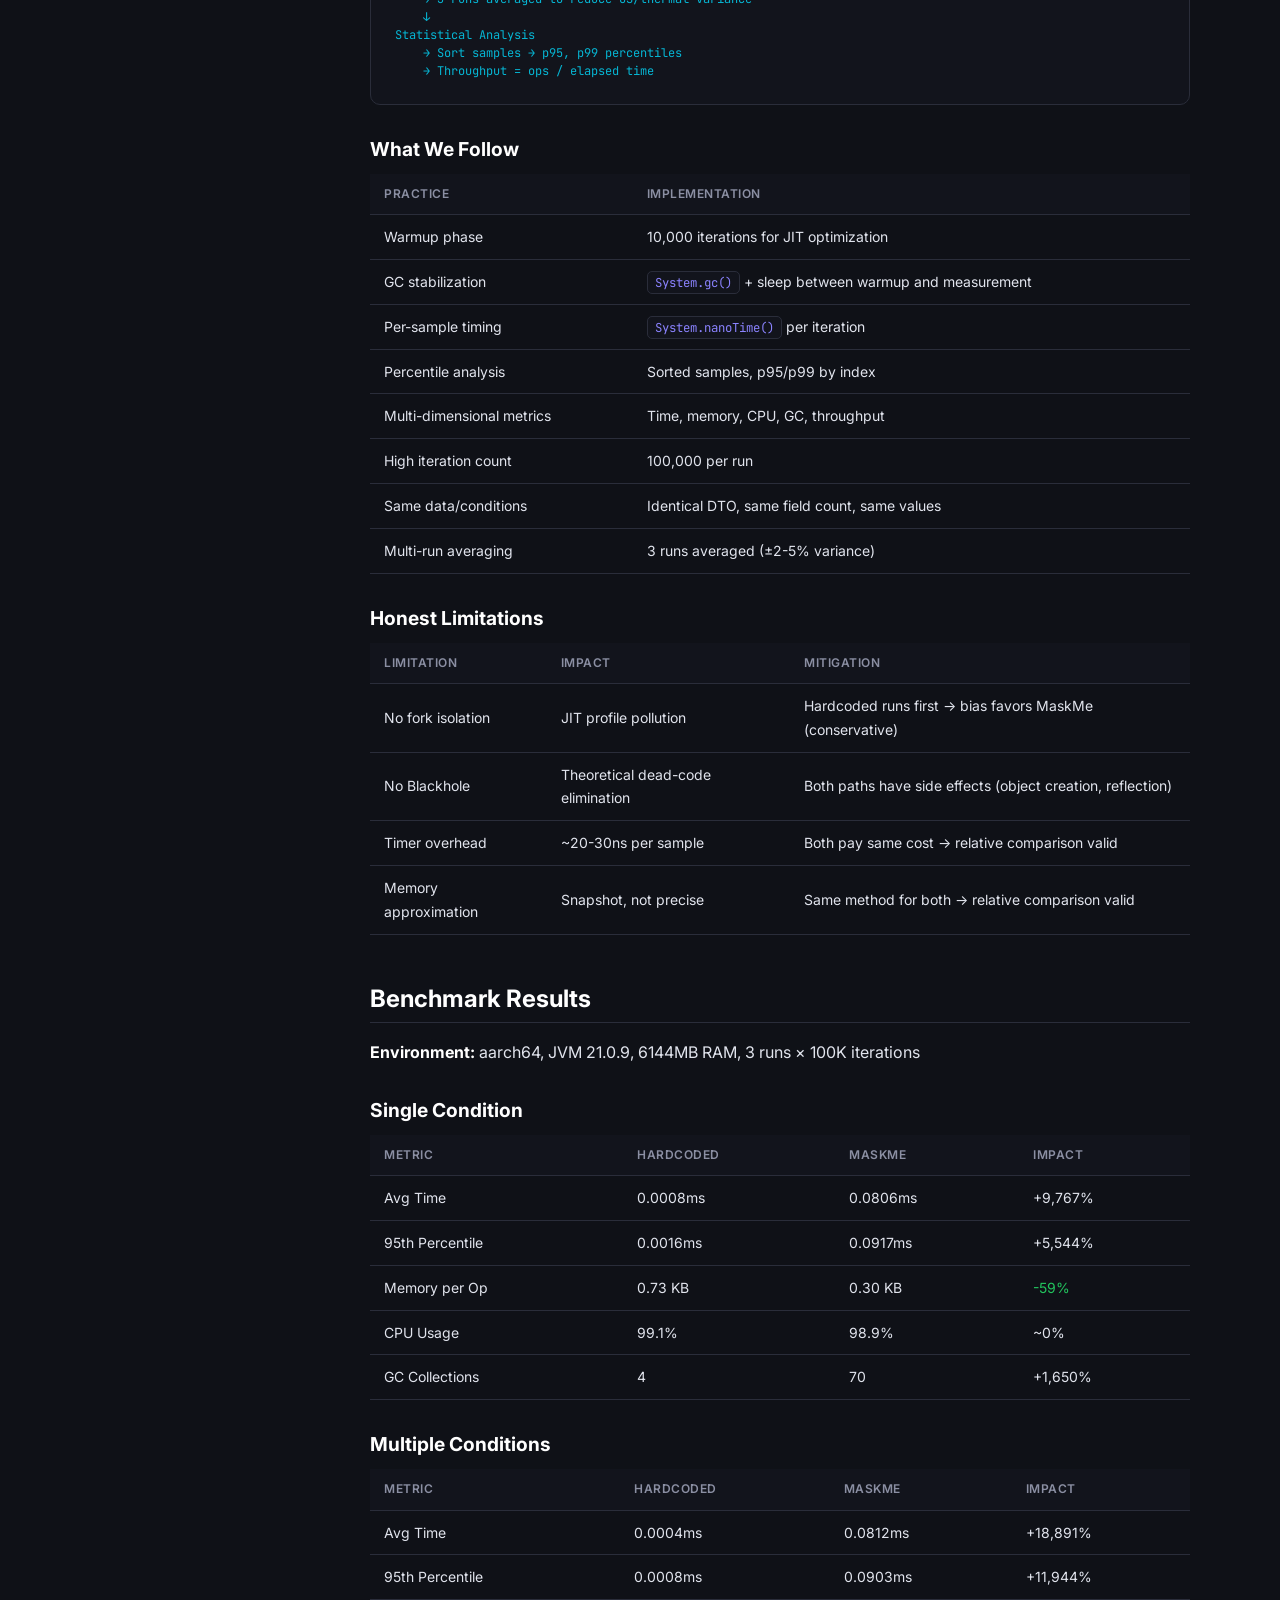
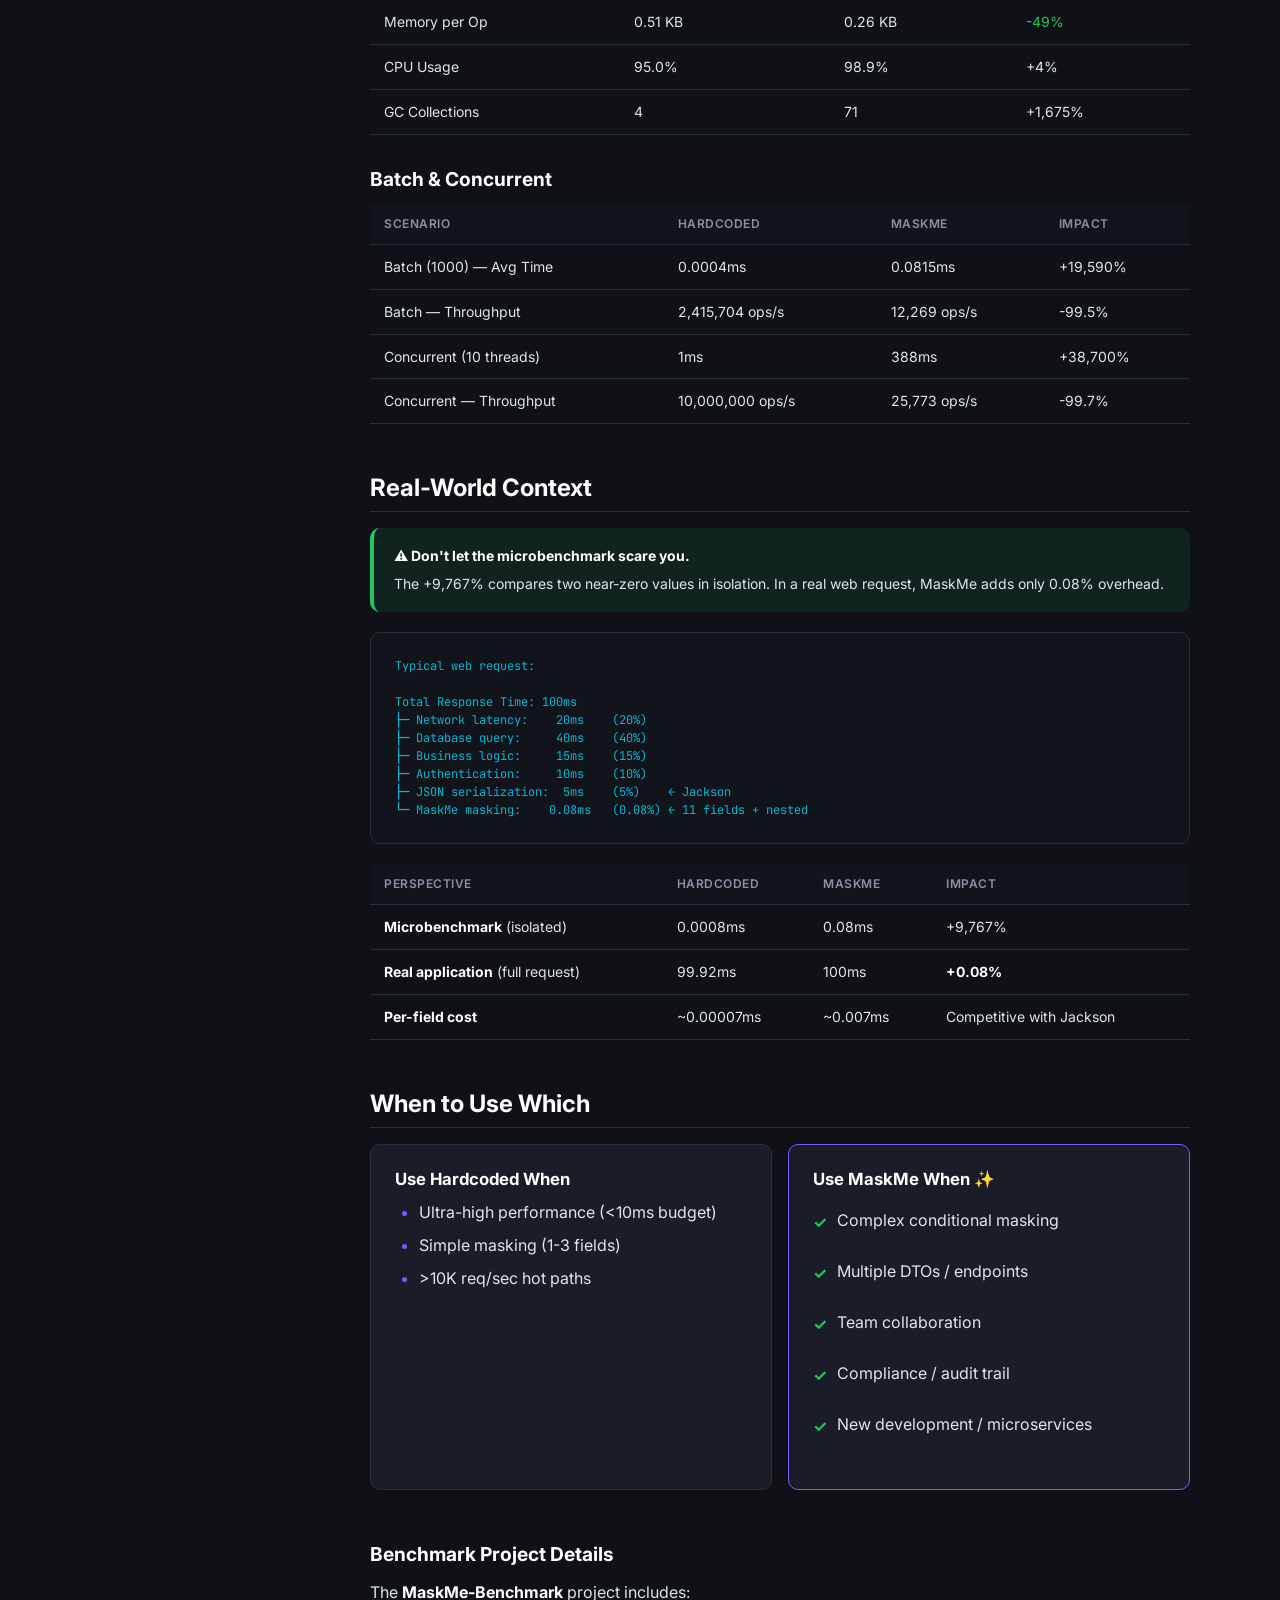
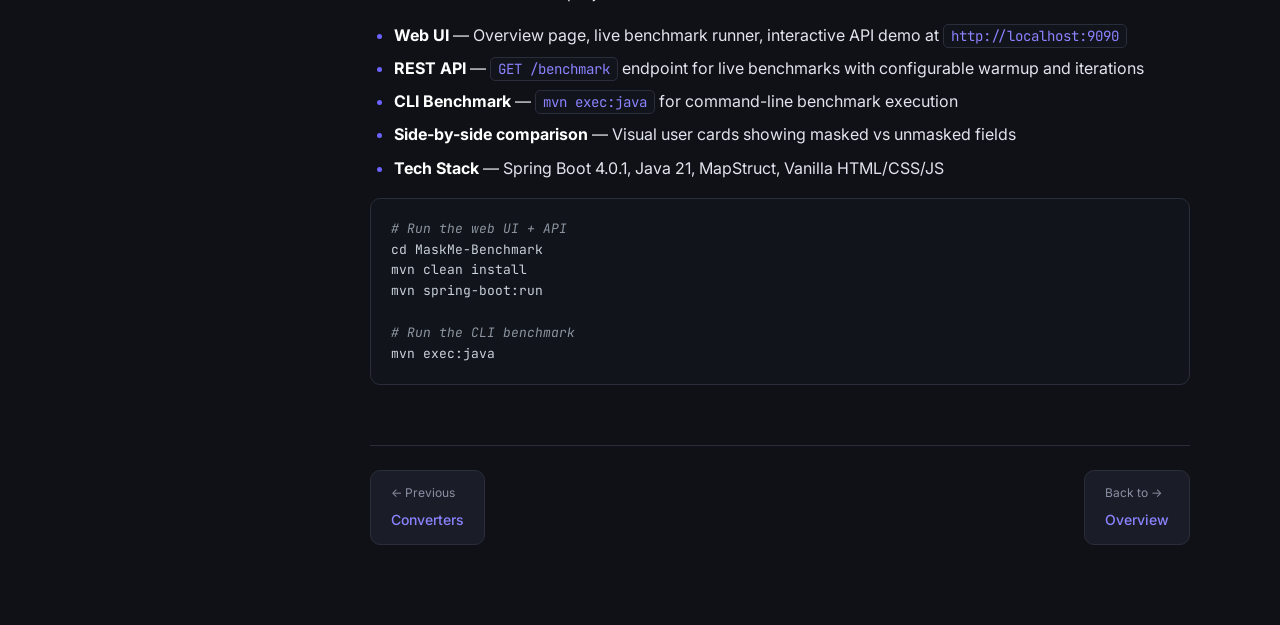
<file: website/benchmark.html>
<!DOCTYPE html>
<html lang="en">
<head>
  <meta charset="UTF-8">
  <meta name="viewport" content="width=device-width, initial-scale=1.0">
  <title>Benchmark – MaskMe</title>
  <link rel="preconnect" href="https://fonts.googleapis.com">
  <link href="https://fonts.googleapis.com/css2?family=Inter:wght@400;500;600;700;800&family=JetBrains+Mono:wght@400;500&display=swap" rel="stylesheet">
  <link rel="stylesheet" href="css/style.css">
</head>
<body>
<button class="menu-toggle" aria-label="Toggle menu">☰</button>
<div class="sidebar-overlay"></div>

<div class="layout">
  <aside class="sidebar">
    <div class="sidebar-header">
      <div class="logo">M</div>
      <h1>MaskMe</h1>
      <span class="version">v1.0.0</span>
    </div>
    <nav class="sidebar-nav">
      <div class="nav-section">
        <div class="nav-section-title">Getting Started</div>
        <a href="index.html" class="nav-link"><span class="icon">🏠</span> Overview</a>
        <a href="architecture.html" class="nav-link"><span class="icon">🏛️</span> Architecture</a>
      </div>
      <div class="nav-section">
        <div class="nav-section-title">Framework Guides</div>
        <a href="pure-java.html" class="nav-link"><span class="icon">☕</span> Pure Java</a>
        <a href="spring.html" class="nav-link"><span class="icon">🌱</span> Spring</a>
        <a href="quarkus.html" class="nav-link"><span class="icon">⚡</span> Quarkus</a>
      </div>
      <div class="nav-section">
        <div class="nav-section-title">Configuration</div>
        <a href="configuration.html" class="nav-link"><span class="icon">⚙️</span> Config Reference</a>
      </div>
      <div class="nav-section">
        <div class="nav-section-title">Advanced</div>
        <a href="conditions.html" class="nav-link"><span class="icon">🎯</span> Conditions &amp; Patterns</a>
        <a href="converters.html" class="nav-link"><span class="icon">🔄</span> Converters</a>
      </div>
      <div class="nav-section">
        <div class="nav-section-title">Resources</div>
        <a href="benchmark.html" class="nav-link active"><span class="icon">📊</span> Benchmark</a>
      </div>
    </nav>
    <div class="sidebar-footer">
      Built by <a href="https://www.linkedin.com/in/java-msdt/" target="_blank">Ahmed Samy</a><br>
      <a href="https://github.com/JAVA-MSDT/maskme" target="_blank">GitHub</a> · <a href="https://revolut.me/ahmedsamy85" target="_blank">☕ Buy me a coffee</a>
    </div>
  </aside>

  <main class="main">
    <div class="content">

      <h1>📊 MaskMe Benchmark</h1>
      <p>Performance comparison between hardcoded masking and MaskMe's annotation-driven approach. The <strong>MaskMe-Benchmark</strong> project is a Spring Boot demo application and benchmark suite that includes a web UI, REST API, and CLI benchmark runner.</p>

      <div class="callout info">
        <strong>MaskMe-Benchmark Project</strong>
        A dedicated benchmark project lives in the <code>MaskMe-Benchmark/</code> folder. It includes a web UI at <code>http://localhost:9090</code> with interactive API demos, live benchmark runner, and side-by-side comparison of hardcoded vs annotation-driven masking. Run it with <code>mvn spring-boot:run</code> or the CLI benchmark with <code>mvn exec:java</code>.
      </div>

      <div class="toc">
        <h4>On This Page</h4>
        <ul>
          <li><a href="#what">What It Compares</a></li>
          <li><a href="#methodology">Methodology</a></li>
          <li><a href="#results">Benchmark Results</a></li>
          <li><a href="#context">Real-World Context</a></li>
          <li><a href="#when">When to Use Which</a></li>
        </ul>
      </div>

      <!-- What -->
      <h2 id="what">What It Compares</h2>
      <table>
        <thead><tr><th>Approach</th><th>How It Masks</th><th>Code</th></tr></thead>
        <tbody>
          <tr><td><strong>Hardcoded</strong></td><td>Manual <code>new UserDto(...)</code> with inline masking logic</td><td><code>UserDto.mask()</code></td></tr>
          <tr><td><strong>MaskMe</strong></td><td><code>MaskMeInitializer.mask(dto, Condition.class, input)</code></td><td>Annotation-driven via <code>@MaskMe</code></td></tr>
        </tbody>
      </table>
      <p>Both approaches mask the same 15 fields (11 UserDto + 4 AddressDto) with the same masking rules.</p>

      <h3>Scenarios Tested</h3>
      <table>
        <thead><tr><th>Scenario</th><th>Description</th></tr></thead>
        <tbody>
          <tr><td>Single Condition</td><td><code>MaskMeOnInput</code> only</td></tr>
          <tr><td>Multiple Conditions</td><td><code>MaskMeOnInput</code> + <code>PhoneMaskingCondition</code></td></tr>
          <tr><td>Batch Processing</td><td>1,000 sequential masking operations</td></tr>
          <tr><td>Concurrent</td><td>10 threads × 1,000 operations each</td></tr>
        </tbody>
      </table>

      <!-- Methodology -->
      <h2 id="methodology">Benchmark Methodology</h2>
      <p>The benchmark follows JMH-style methodology (7 of 8 best practices):</p>

      <div class="diagram">Warmup (10K iterations)
    → JIT compilation &amp; C2 optimization
    ↓
GC Stabilization
    → System.gc() + 100ms pause
    ↓
Measurement (3 runs × 100K iterations)
    → Per-sample System.nanoTime() timing
    → Memory via Runtime.totalMemory() - freeMemory()
    → CPU via ThreadMXBean.getCurrentThreadCpuTime()
    → GC via GarbageCollectorMXBean.getCollectionCount()
    ↓
Multi-Run Averaging
    → 3 runs averaged to reduce OS/thermal variance
    ↓
Statistical Analysis
    → Sort samples → p95, p99 percentiles
    → Throughput = ops / elapsed time</div>

      <h3>What We Follow</h3>
      <table>
        <thead><tr><th>Practice</th><th>Implementation</th></tr></thead>
        <tbody>
          <tr><td>Warmup phase</td><td>10,000 iterations for JIT optimization</td></tr>
          <tr><td>GC stabilization</td><td><code>System.gc()</code> + sleep between warmup and measurement</td></tr>
          <tr><td>Per-sample timing</td><td><code>System.nanoTime()</code> per iteration</td></tr>
          <tr><td>Percentile analysis</td><td>Sorted samples, p95/p99 by index</td></tr>
          <tr><td>Multi-dimensional metrics</td><td>Time, memory, CPU, GC, throughput</td></tr>
          <tr><td>High iteration count</td><td>100,000 per run</td></tr>
          <tr><td>Same data/conditions</td><td>Identical DTO, same field count, same values</td></tr>
          <tr><td>Multi-run averaging</td><td>3 runs averaged (±2-5% variance)</td></tr>
        </tbody>
      </table>

      <h3>Honest Limitations</h3>
      <table>
        <thead><tr><th>Limitation</th><th>Impact</th><th>Mitigation</th></tr></thead>
        <tbody>
          <tr><td>No fork isolation</td><td>JIT profile pollution</td><td>Hardcoded runs first → bias favors MaskMe (conservative)</td></tr>
          <tr><td>No Blackhole</td><td>Theoretical dead-code elimination</td><td>Both paths have side effects (object creation, reflection)</td></tr>
          <tr><td>Timer overhead</td><td>~20-30ns per sample</td><td>Both pay same cost → relative comparison valid</td></tr>
          <tr><td>Memory approximation</td><td>Snapshot, not precise</td><td>Same method for both → relative comparison valid</td></tr>
        </tbody>
      </table>

      <!-- Results -->
      <h2 id="results">Benchmark Results</h2>
      <p><strong>Environment:</strong> aarch64, JVM 21.0.9, 6144MB RAM, 3 runs × 100K iterations</p>

      <h3>Single Condition</h3>
      <table>
        <thead><tr><th>Metric</th><th>Hardcoded</th><th>MaskMe</th><th>Impact</th></tr></thead>
        <tbody>
          <tr><td>Avg Time</td><td>0.0008ms</td><td>0.0806ms</td><td>+9,767%</td></tr>
          <tr><td>95th Percentile</td><td>0.0016ms</td><td>0.0917ms</td><td>+5,544%</td></tr>
          <tr><td>Memory per Op</td><td>0.73 KB</td><td>0.30 KB</td><td style="color:var(--green)">-59%</td></tr>
          <tr><td>CPU Usage</td><td>99.1%</td><td>98.9%</td><td>~0%</td></tr>
          <tr><td>GC Collections</td><td>4</td><td>70</td><td>+1,650%</td></tr>
        </tbody>
      </table>

      <h3>Multiple Conditions</h3>
      <table>
        <thead><tr><th>Metric</th><th>Hardcoded</th><th>MaskMe</th><th>Impact</th></tr></thead>
        <tbody>
          <tr><td>Avg Time</td><td>0.0004ms</td><td>0.0812ms</td><td>+18,891%</td></tr>
          <tr><td>95th Percentile</td><td>0.0008ms</td><td>0.0903ms</td><td>+11,944%</td></tr>
          <tr><td>Memory per Op</td><td>0.51 KB</td><td>0.26 KB</td><td style="color:var(--green)">-49%</td></tr>
          <tr><td>CPU Usage</td><td>95.0%</td><td>98.9%</td><td>+4%</td></tr>
          <tr><td>GC Collections</td><td>4</td><td>71</td><td>+1,675%</td></tr>
        </tbody>
      </table>

      <h3>Batch &amp; Concurrent</h3>
      <table>
        <thead><tr><th>Scenario</th><th>Hardcoded</th><th>MaskMe</th><th>Impact</th></tr></thead>
        <tbody>
          <tr><td>Batch (1000) — Avg Time</td><td>0.0004ms</td><td>0.0815ms</td><td>+19,590%</td></tr>
          <tr><td>Batch — Throughput</td><td>2,415,704 ops/s</td><td>12,269 ops/s</td><td>-99.5%</td></tr>
          <tr><td>Concurrent (10 threads)</td><td>1ms</td><td>388ms</td><td>+38,700%</td></tr>
          <tr><td>Concurrent — Throughput</td><td>10,000,000 ops/s</td><td>25,773 ops/s</td><td>-99.7%</td></tr>
        </tbody>
      </table>

      <!-- Context -->
      <h2 id="context">Real-World Context</h2>

      <div class="callout success">
        <strong>⚠️ Don't let the microbenchmark scare you.</strong>
        The +9,767% compares two near-zero values in isolation. In a real web request, MaskMe adds only 0.08% overhead.
      </div>

      <div class="diagram">Typical web request:

Total Response Time: 100ms
├─ Network latency:    20ms    (20%)
├─ Database query:     40ms    (40%)
├─ Business logic:     15ms    (15%)
├─ Authentication:     10ms    (10%)
├─ JSON serialization:  5ms    (5%)    ← Jackson
└─ MaskMe masking:    0.08ms   (0.08%) ← 11 fields + nested</div>

      <table>
        <thead><tr><th>Perspective</th><th>Hardcoded</th><th>MaskMe</th><th>Impact</th></tr></thead>
        <tbody>
          <tr><td><strong>Microbenchmark</strong> (isolated)</td><td>0.0008ms</td><td>0.08ms</td><td>+9,767%</td></tr>
          <tr><td><strong>Real application</strong> (full request)</td><td>99.92ms</td><td>100ms</td><td style="color:var(--green)"><strong>+0.08%</strong></td></tr>
          <tr><td><strong>Per-field cost</strong></td><td>~0.00007ms</td><td>~0.007ms</td><td>Competitive with Jackson</td></tr>
        </tbody>
      </table>

      <!-- When -->
      <h2 id="when">When to Use Which</h2>

      <div class="card-grid">
        <div class="card">
          <h4>Use Hardcoded When</h4>
          <ul>
            <li>Ultra-high performance (&lt;10ms budget)</li>
            <li>Simple masking (1-3 fields)</li>
            <li>&gt;10K req/sec hot paths</li>
          </ul>
        </div>
        <div class="card" style="border-color: var(--accent);">
          <h4>Use MaskMe When ✨</h4>
          <ul class="feature-list">
            <li>Complex conditional masking</li>
            <li>Multiple DTOs / endpoints</li>
            <li>Team collaboration</li>
            <li>Compliance / audit trail</li>
            <li>New development / microservices</li>
          </ul>
        </div>
      </div>

      <h3>Benchmark Project Details</h3>
      <p>The <strong>MaskMe-Benchmark</strong> project includes:</p>
      <ul>
        <li><strong>Web UI</strong> — Overview page, live benchmark runner, interactive API demo at <code>http://localhost:9090</code></li>
        <li><strong>REST API</strong> — <code>GET /benchmark</code> endpoint for live benchmarks with configurable warmup and iterations</li>
        <li><strong>CLI Benchmark</strong> — <code>mvn exec:java</code> for command-line benchmark execution</li>
        <li><strong>Side-by-side comparison</strong> — Visual user cards showing masked vs unmasked fields</li>
        <li><strong>Tech Stack</strong> — Spring Boot 4.0.1, Java 21, MapStruct, Vanilla HTML/CSS/JS</li>
      </ul>
<pre><span class="cm"># Run the web UI + API</span>
cd MaskMe-Benchmark
mvn clean install
mvn spring-boot:run

<span class="cm"># Run the CLI benchmark</span>
mvn exec:java</pre>

      <!-- Page Nav -->
      <div class="page-nav">
        <a href="converters.html">
          <span class="label">← Previous</span>
          <span class="title">Converters</span>
        </a>
        <a href="index.html">
          <span class="label">Back to →</span>
          <span class="title">Overview</span>
        </a>
      </div>

    </div>
  </main>
</div>

<script src="js/main.js"></script>
</body>
</html>
</file>
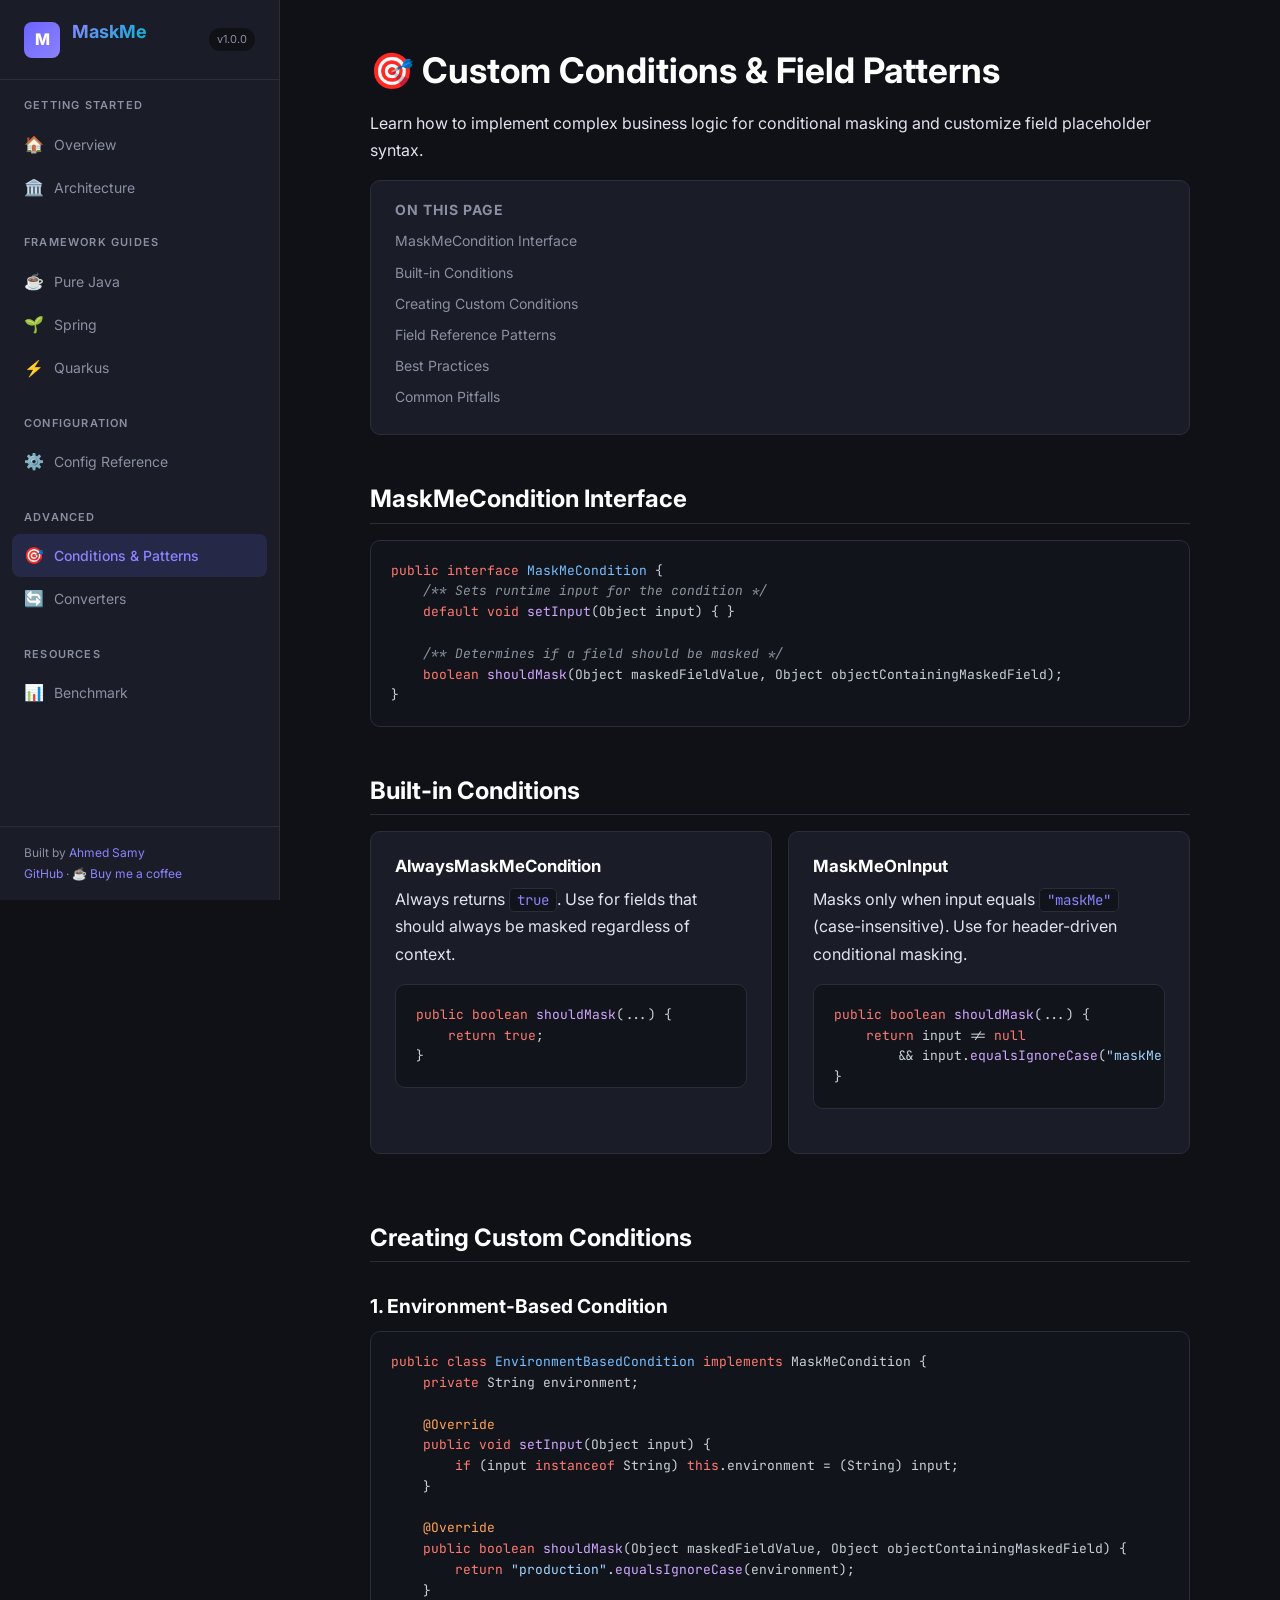
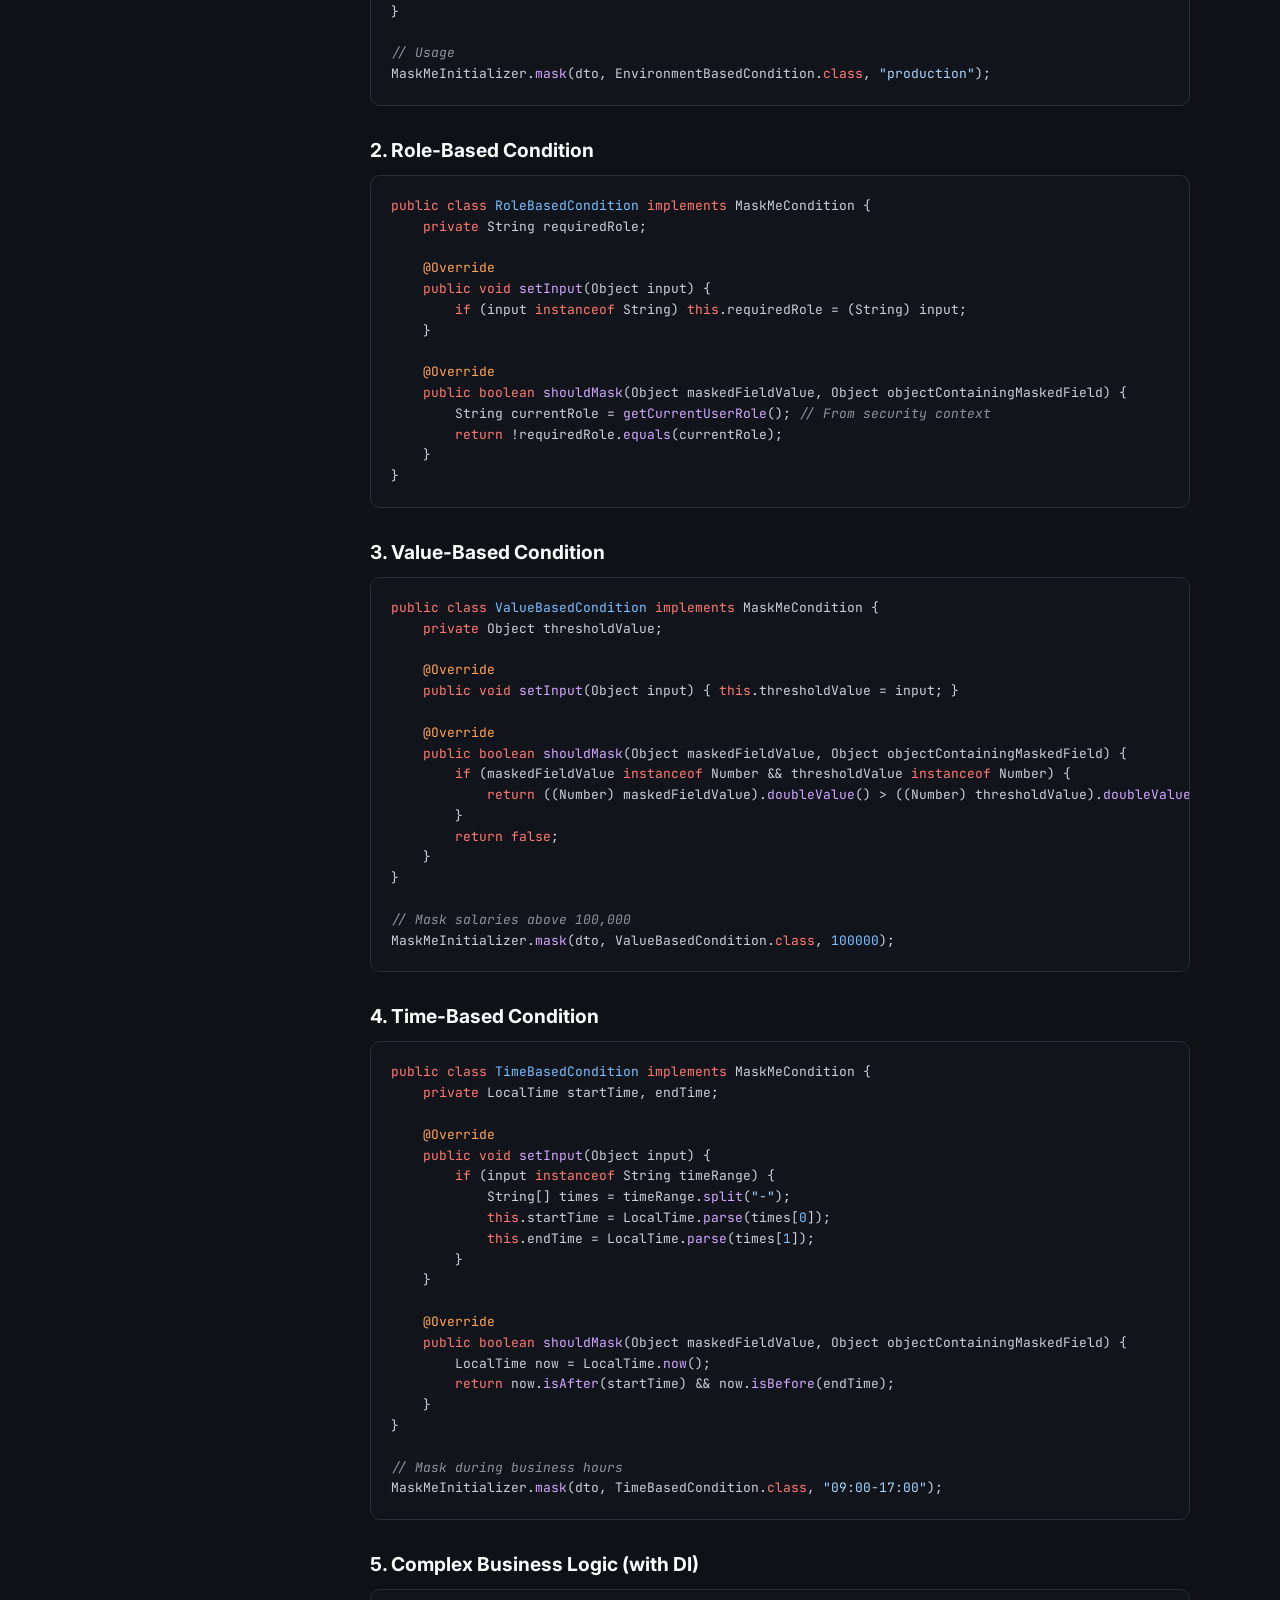
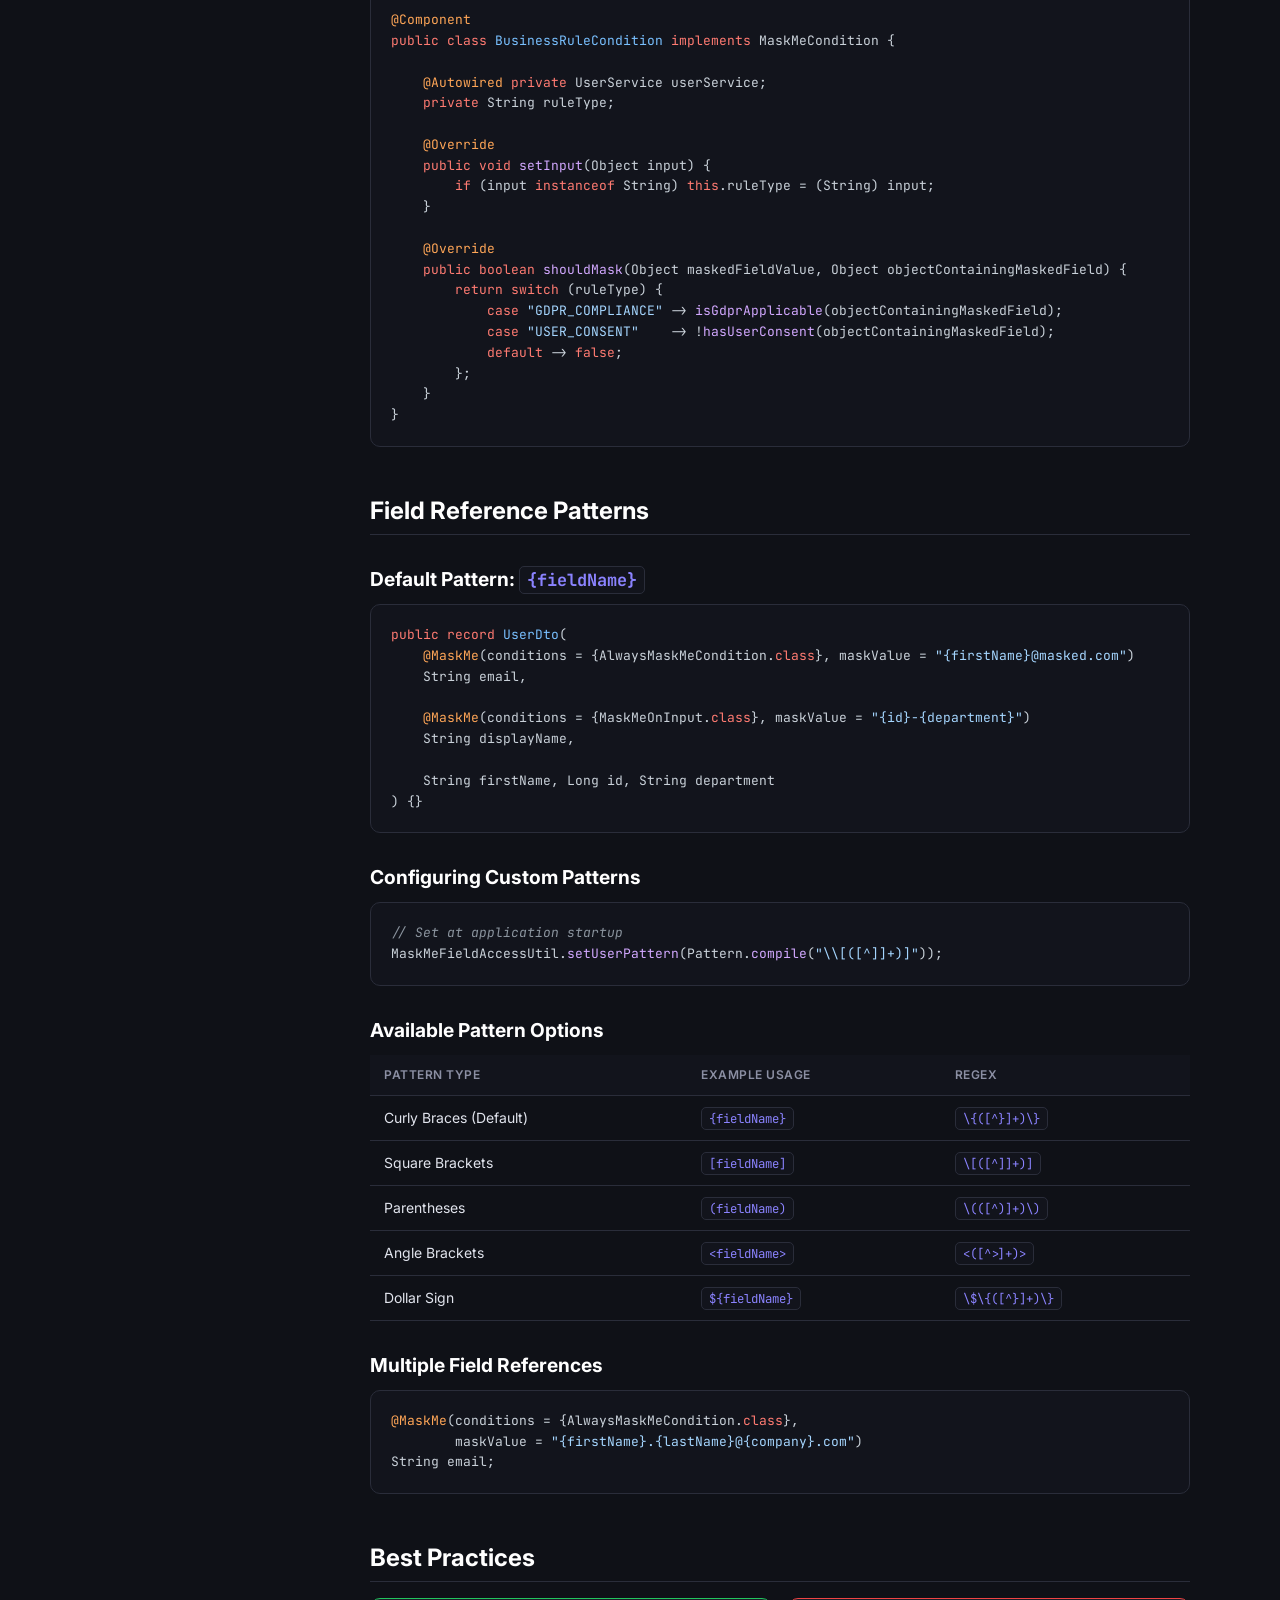
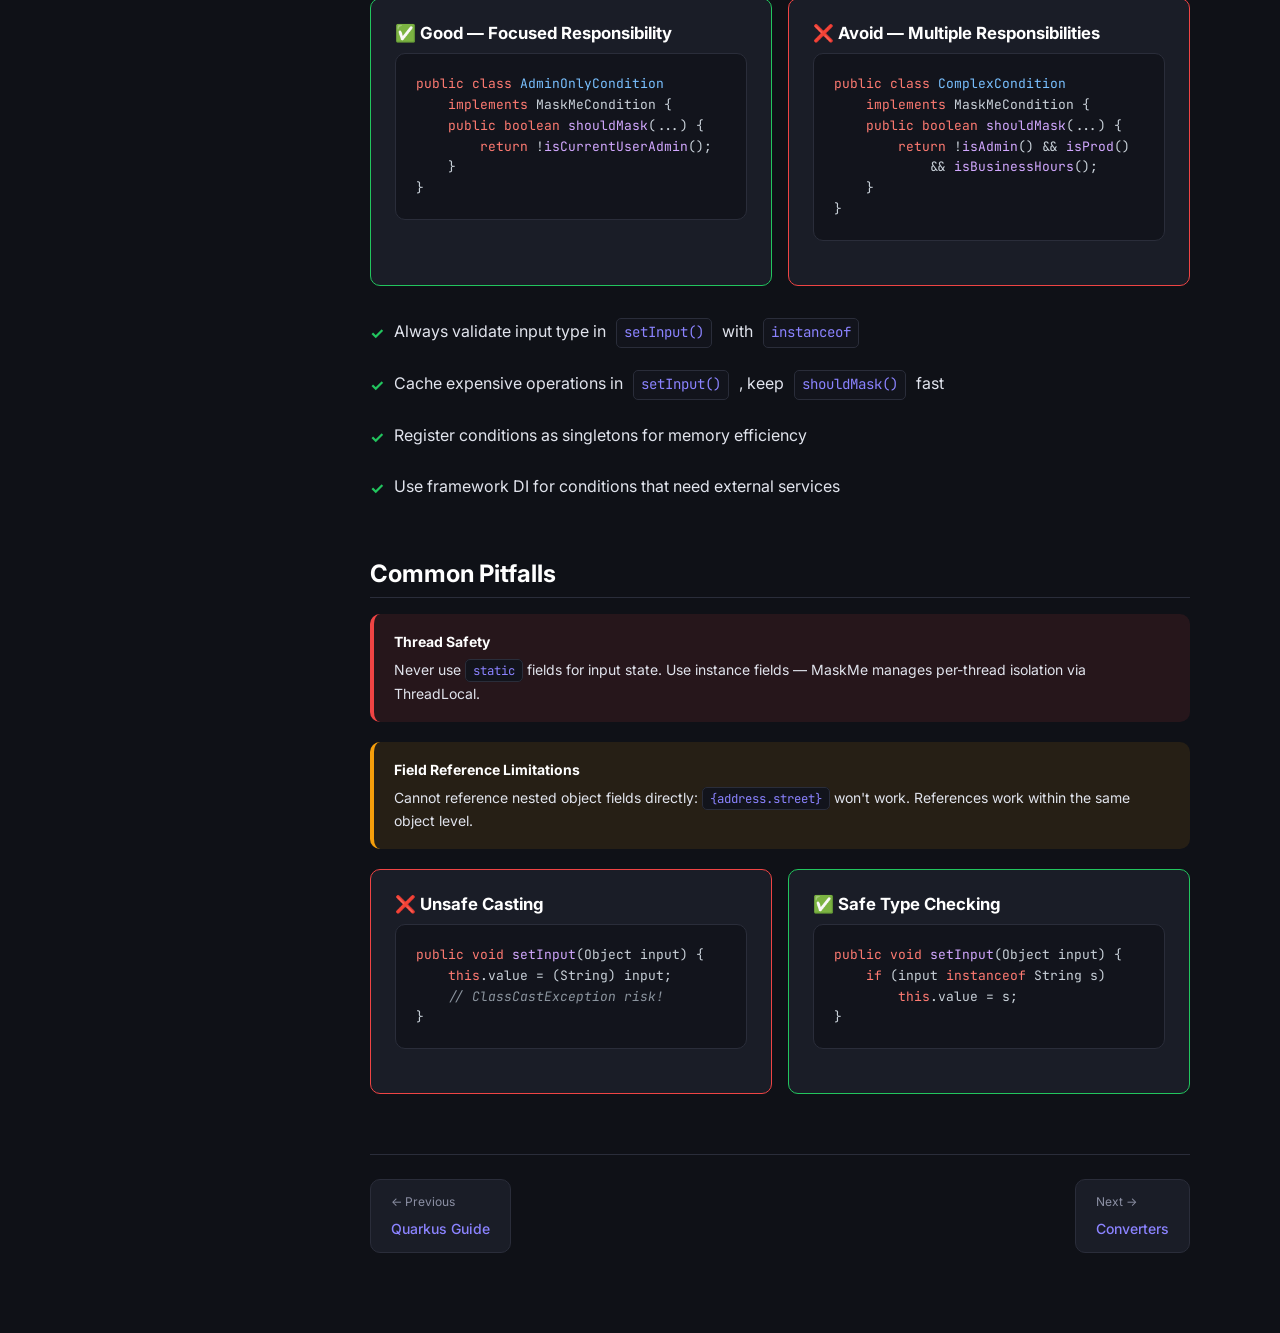
<file: website/conditions.html>
<!DOCTYPE html>
<html lang="en">
<head>
  <meta charset="UTF-8">
  <meta name="viewport" content="width=device-width, initial-scale=1.0">
  <title>Conditions &amp; Patterns – MaskMe</title>
  <link rel="preconnect" href="https://fonts.googleapis.com">
  <link href="https://fonts.googleapis.com/css2?family=Inter:wght@400;500;600;700;800&family=JetBrains+Mono:wght@400;500&display=swap" rel="stylesheet">
  <link rel="stylesheet" href="css/style.css">
</head>
<body>
<button class="menu-toggle" aria-label="Toggle menu">☰</button>
<div class="sidebar-overlay"></div>

<div class="layout">
  <aside class="sidebar">
    <div class="sidebar-header">
      <div class="logo">M</div>
      <h1>MaskMe</h1>
      <span class="version">v1.0.0</span>
    </div>
    <nav class="sidebar-nav">
      <div class="nav-section">
        <div class="nav-section-title">Getting Started</div>
        <a href="index.html" class="nav-link"><span class="icon">🏠</span> Overview</a>
        <a href="architecture.html" class="nav-link"><span class="icon">🏛️</span> Architecture</a>
      </div>
      <div class="nav-section">
        <div class="nav-section-title">Framework Guides</div>
        <a href="pure-java.html" class="nav-link"><span class="icon">☕</span> Pure Java</a>
        <a href="spring.html" class="nav-link"><span class="icon">🌱</span> Spring</a>
        <a href="quarkus.html" class="nav-link"><span class="icon">⚡</span> Quarkus</a>
      </div>
      <div class="nav-section">
        <div class="nav-section-title">Configuration</div>
        <a href="configuration.html" class="nav-link"><span class="icon">⚙️</span> Config Reference</a>
      </div>
      <div class="nav-section">
        <div class="nav-section-title">Advanced</div>
        <a href="conditions.html" class="nav-link active"><span class="icon">🎯</span> Conditions &amp; Patterns</a>
        <a href="converters.html" class="nav-link"><span class="icon">🔄</span> Converters</a>
      </div>
      <div class="nav-section">
        <div class="nav-section-title">Resources</div>
        <a href="benchmark.html" class="nav-link"><span class="icon">📊</span> Benchmark</a>
      </div>
    </nav>
    <div class="sidebar-footer">
      Built by <a href="https://www.linkedin.com/in/java-msdt/" target="_blank">Ahmed Samy</a><br>
      <a href="https://github.com/JAVA-MSDT/maskme" target="_blank">GitHub</a> · <a href="https://revolut.me/ahmedsamy85" target="_blank">☕ Buy me a coffee</a>
    </div>
  </aside>

  <main class="main">
    <div class="content">

      <h1>🎯 Custom Conditions &amp; Field Patterns</h1>
      <p>Learn how to implement complex business logic for conditional masking and customize field placeholder syntax.</p>

      <div class="toc">
        <h4>On This Page</h4>
        <ul>
          <li><a href="#interface">MaskMeCondition Interface</a></li>
          <li><a href="#builtin">Built-in Conditions</a></li>
          <li><a href="#custom">Creating Custom Conditions</a></li>
          <li><a href="#patterns">Field Reference Patterns</a></li>
          <li><a href="#best-practices">Best Practices</a></li>
          <li><a href="#pitfalls">Common Pitfalls</a></li>
        </ul>
      </div>

      <!-- Interface -->
      <h2 id="interface">MaskMeCondition Interface</h2>
<pre><span class="kw">public interface</span> <span class="tp">MaskMeCondition</span> {
    <span class="cm">/** Sets runtime input for the condition */</span>
    <span class="kw">default void</span> <span class="fn">setInput</span>(Object input) { }

    <span class="cm">/** Determines if a field should be masked */</span>
    <span class="kw">boolean</span> <span class="fn">shouldMask</span>(Object maskedFieldValue, Object objectContainingMaskedField);
}</pre>

      <!-- Built-in -->
      <h2 id="builtin">Built-in Conditions</h2>

      <div class="card-grid">
        <div class="card">
          <h4>AlwaysMaskMeCondition</h4>
          <p>Always returns <code>true</code>. Use for fields that should always be masked regardless of context.</p>
<pre><span class="kw">public boolean</span> <span class="fn">shouldMask</span>(...) {
    <span class="kw">return true</span>;
}</pre>
        </div>
        <div class="card">
          <h4>MaskMeOnInput</h4>
          <p>Masks only when input equals <code>"maskMe"</code> (case-insensitive). Use for header-driven conditional masking.</p>
<pre><span class="kw">public boolean</span> <span class="fn">shouldMask</span>(...) {
    <span class="kw">return</span> input != <span class="kw">null</span>
        && input.<span class="fn">equalsIgnoreCase</span>(<span class="str">"maskMe"</span>);
}</pre>
        </div>
      </div>

      <!-- Custom Conditions -->
      <h2 id="custom">Creating Custom Conditions</h2>

      <h3>1. Environment-Based Condition</h3>
<pre><span class="kw">public class</span> <span class="tp">EnvironmentBasedCondition</span> <span class="kw">implements</span> MaskMeCondition {
    <span class="kw">private</span> String environment;

    <span class="an">@Override</span>
    <span class="kw">public void</span> <span class="fn">setInput</span>(Object input) {
        <span class="kw">if</span> (input <span class="kw">instanceof</span> String) <span class="kw">this</span>.environment = (String) input;
    }

    <span class="an">@Override</span>
    <span class="kw">public boolean</span> <span class="fn">shouldMask</span>(Object maskedFieldValue, Object objectContainingMaskedField) {
        <span class="kw">return</span> <span class="str">"production"</span>.<span class="fn">equalsIgnoreCase</span>(environment);
    }
}

<span class="cm">// Usage</span>
MaskMeInitializer.<span class="fn">mask</span>(dto, EnvironmentBasedCondition.<span class="kw">class</span>, <span class="str">"production"</span>);</pre>

      <h3>2. Role-Based Condition</h3>
<pre><span class="kw">public class</span> <span class="tp">RoleBasedCondition</span> <span class="kw">implements</span> MaskMeCondition {
    <span class="kw">private</span> String requiredRole;

    <span class="an">@Override</span>
    <span class="kw">public void</span> <span class="fn">setInput</span>(Object input) {
        <span class="kw">if</span> (input <span class="kw">instanceof</span> String) <span class="kw">this</span>.requiredRole = (String) input;
    }

    <span class="an">@Override</span>
    <span class="kw">public boolean</span> <span class="fn">shouldMask</span>(Object maskedFieldValue, Object objectContainingMaskedField) {
        String currentRole = <span class="fn">getCurrentUserRole</span>(); <span class="cm">// From security context</span>
        <span class="kw">return</span> !requiredRole.<span class="fn">equals</span>(currentRole);
    }
}</pre>

      <h3>3. Value-Based Condition</h3>
<pre><span class="kw">public class</span> <span class="tp">ValueBasedCondition</span> <span class="kw">implements</span> MaskMeCondition {
    <span class="kw">private</span> Object thresholdValue;

    <span class="an">@Override</span>
    <span class="kw">public void</span> <span class="fn">setInput</span>(Object input) { <span class="kw">this</span>.thresholdValue = input; }

    <span class="an">@Override</span>
    <span class="kw">public boolean</span> <span class="fn">shouldMask</span>(Object maskedFieldValue, Object objectContainingMaskedField) {
        <span class="kw">if</span> (maskedFieldValue <span class="kw">instanceof</span> Number && thresholdValue <span class="kw">instanceof</span> Number) {
            <span class="kw">return</span> ((Number) maskedFieldValue).<span class="fn">doubleValue</span>() > ((Number) thresholdValue).<span class="fn">doubleValue</span>();
        }
        <span class="kw">return false</span>;
    }
}

<span class="cm">// Mask salaries above 100,000</span>
MaskMeInitializer.<span class="fn">mask</span>(dto, ValueBasedCondition.<span class="kw">class</span>, <span class="num">100000</span>);</pre>

      <h3>4. Time-Based Condition</h3>
<pre><span class="kw">public class</span> <span class="tp">TimeBasedCondition</span> <span class="kw">implements</span> MaskMeCondition {
    <span class="kw">private</span> LocalTime startTime, endTime;

    <span class="an">@Override</span>
    <span class="kw">public void</span> <span class="fn">setInput</span>(Object input) {
        <span class="kw">if</span> (input <span class="kw">instanceof</span> String timeRange) {
            String[] times = timeRange.<span class="fn">split</span>(<span class="str">"-"</span>);
            <span class="kw">this</span>.startTime = LocalTime.<span class="fn">parse</span>(times[<span class="num">0</span>]);
            <span class="kw">this</span>.endTime = LocalTime.<span class="fn">parse</span>(times[<span class="num">1</span>]);
        }
    }

    <span class="an">@Override</span>
    <span class="kw">public boolean</span> <span class="fn">shouldMask</span>(Object maskedFieldValue, Object objectContainingMaskedField) {
        LocalTime now = LocalTime.<span class="fn">now</span>();
        <span class="kw">return</span> now.<span class="fn">isAfter</span>(startTime) && now.<span class="fn">isBefore</span>(endTime);
    }
}

<span class="cm">// Mask during business hours</span>
MaskMeInitializer.<span class="fn">mask</span>(dto, TimeBasedCondition.<span class="kw">class</span>, <span class="str">"09:00-17:00"</span>);</pre>

      <h3>5. Complex Business Logic (with DI)</h3>
<pre><span class="an">@Component</span>
<span class="kw">public class</span> <span class="tp">BusinessRuleCondition</span> <span class="kw">implements</span> MaskMeCondition {

    <span class="an">@Autowired</span> <span class="kw">private</span> UserService userService;
    <span class="kw">private</span> String ruleType;

    <span class="an">@Override</span>
    <span class="kw">public void</span> <span class="fn">setInput</span>(Object input) {
        <span class="kw">if</span> (input <span class="kw">instanceof</span> String) <span class="kw">this</span>.ruleType = (String) input;
    }

    <span class="an">@Override</span>
    <span class="kw">public boolean</span> <span class="fn">shouldMask</span>(Object maskedFieldValue, Object objectContainingMaskedField) {
        <span class="kw">return switch</span> (ruleType) {
            <span class="kw">case</span> <span class="str">"GDPR_COMPLIANCE"</span> -> <span class="fn">isGdprApplicable</span>(objectContainingMaskedField);
            <span class="kw">case</span> <span class="str">"USER_CONSENT"</span>    -> !<span class="fn">hasUserConsent</span>(objectContainingMaskedField);
            <span class="kw">default</span> -> <span class="kw">false</span>;
        };
    }
}</pre>

      <!-- Field Patterns -->
      <h2 id="patterns">Field Reference Patterns</h2>

      <h3>Default Pattern: <code>{fieldName}</code></h3>
<pre><span class="kw">public record</span> <span class="tp">UserDto</span>(
    <span class="an">@MaskMe</span>(conditions = {AlwaysMaskMeCondition.<span class="kw">class</span>}, maskValue = <span class="str">"{firstName}@masked.com"</span>)
    String email,

    <span class="an">@MaskMe</span>(conditions = {MaskMeOnInput.<span class="kw">class</span>}, maskValue = <span class="str">"{id}-{department}"</span>)
    String displayName,

    String firstName, Long id, String department
) {}</pre>

      <h3>Configuring Custom Patterns</h3>
<pre><span class="cm">// Set at application startup</span>
MaskMeFieldAccessUtil.<span class="fn">setUserPattern</span>(Pattern.<span class="fn">compile</span>(<span class="str">"\\[([^]]+)]"</span>));</pre>

      <h3>Available Pattern Options</h3>
      <table>
        <thead><tr><th>Pattern Type</th><th>Example Usage</th><th>Regex</th></tr></thead>
        <tbody>
          <tr><td>Curly Braces (Default)</td><td><code>{fieldName}</code></td><td><code>\{([^}]+)\}</code></td></tr>
          <tr><td>Square Brackets</td><td><code>[fieldName]</code></td><td><code>\[([^]]+)]</code></td></tr>
          <tr><td>Parentheses</td><td><code>(fieldName)</code></td><td><code>\(([^)]+)\)</code></td></tr>
          <tr><td>Angle Brackets</td><td><code>&lt;fieldName&gt;</code></td><td><code>&lt;([^&gt;]+)&gt;</code></td></tr>
          <tr><td>Dollar Sign</td><td><code>${fieldName}</code></td><td><code>\$\{([^}]+)\}</code></td></tr>
        </tbody>
      </table>

      <h3>Multiple Field References</h3>
<pre><span class="an">@MaskMe</span>(conditions = {AlwaysMaskMeCondition.<span class="kw">class</span>},
        maskValue = <span class="str">"{firstName}.{lastName}@{company}.com"</span>)
String email;</pre>

      <!-- Best Practices -->
      <h2 id="best-practices">Best Practices</h2>

      <div class="compare">
        <div class="card good">
          <h4>✅ Good — Focused Responsibility</h4>
<pre><span class="kw">public class</span> <span class="tp">AdminOnlyCondition</span>
    <span class="kw">implements</span> MaskMeCondition {
    <span class="kw">public boolean</span> <span class="fn">shouldMask</span>(...) {
        <span class="kw">return</span> !<span class="fn">isCurrentUserAdmin</span>();
    }
}</pre>
        </div>
        <div class="card bad">
          <h4>❌ Avoid — Multiple Responsibilities</h4>
<pre><span class="kw">public class</span> <span class="tp">ComplexCondition</span>
    <span class="kw">implements</span> MaskMeCondition {
    <span class="kw">public boolean</span> <span class="fn">shouldMask</span>(...) {
        <span class="kw">return</span> !<span class="fn">isAdmin</span>() && <span class="fn">isProd</span>()
            && <span class="fn">isBusinessHours</span>();
    }
}</pre>
        </div>
      </div>

      <ul class="feature-list">
        <li>Always validate input type in <code>setInput()</code> with <code>instanceof</code></li>
        <li>Cache expensive operations in <code>setInput()</code>, keep <code>shouldMask()</code> fast</li>
        <li>Register conditions as singletons for memory efficiency</li>
        <li>Use framework DI for conditions that need external services</li>
      </ul>

      <!-- Pitfalls -->
      <h2 id="pitfalls">Common Pitfalls</h2>

      <div class="callout danger">
        <strong>Thread Safety</strong>
        Never use <code>static</code> fields for input state. Use instance fields — MaskMe manages per-thread isolation via ThreadLocal.
      </div>

      <div class="callout warn">
        <strong>Field Reference Limitations</strong>
        Cannot reference nested object fields directly: <code>{address.street}</code> won't work. References work within the same object level.
      </div>

      <div class="compare">
        <div class="card bad">
          <h4>❌ Unsafe Casting</h4>
<pre><span class="kw">public void</span> <span class="fn">setInput</span>(Object input) {
    <span class="kw">this</span>.value = (String) input;
    <span class="cm">// ClassCastException risk!</span>
}</pre>
        </div>
        <div class="card good">
          <h4>✅ Safe Type Checking</h4>
<pre><span class="kw">public void</span> <span class="fn">setInput</span>(Object input) {
    <span class="kw">if</span> (input <span class="kw">instanceof</span> String s)
        <span class="kw">this</span>.value = s;
}</pre>
        </div>
      </div>

      <!-- Page Nav -->
      <div class="page-nav">
        <a href="quarkus.html">
          <span class="label">← Previous</span>
          <span class="title">Quarkus Guide</span>
        </a>
        <a href="converters.html">
          <span class="label">Next →</span>
          <span class="title">Converters</span>
        </a>
      </div>

    </div>
  </main>
</div>

<script src="js/main.js"></script>
</body>
</html>
</file>
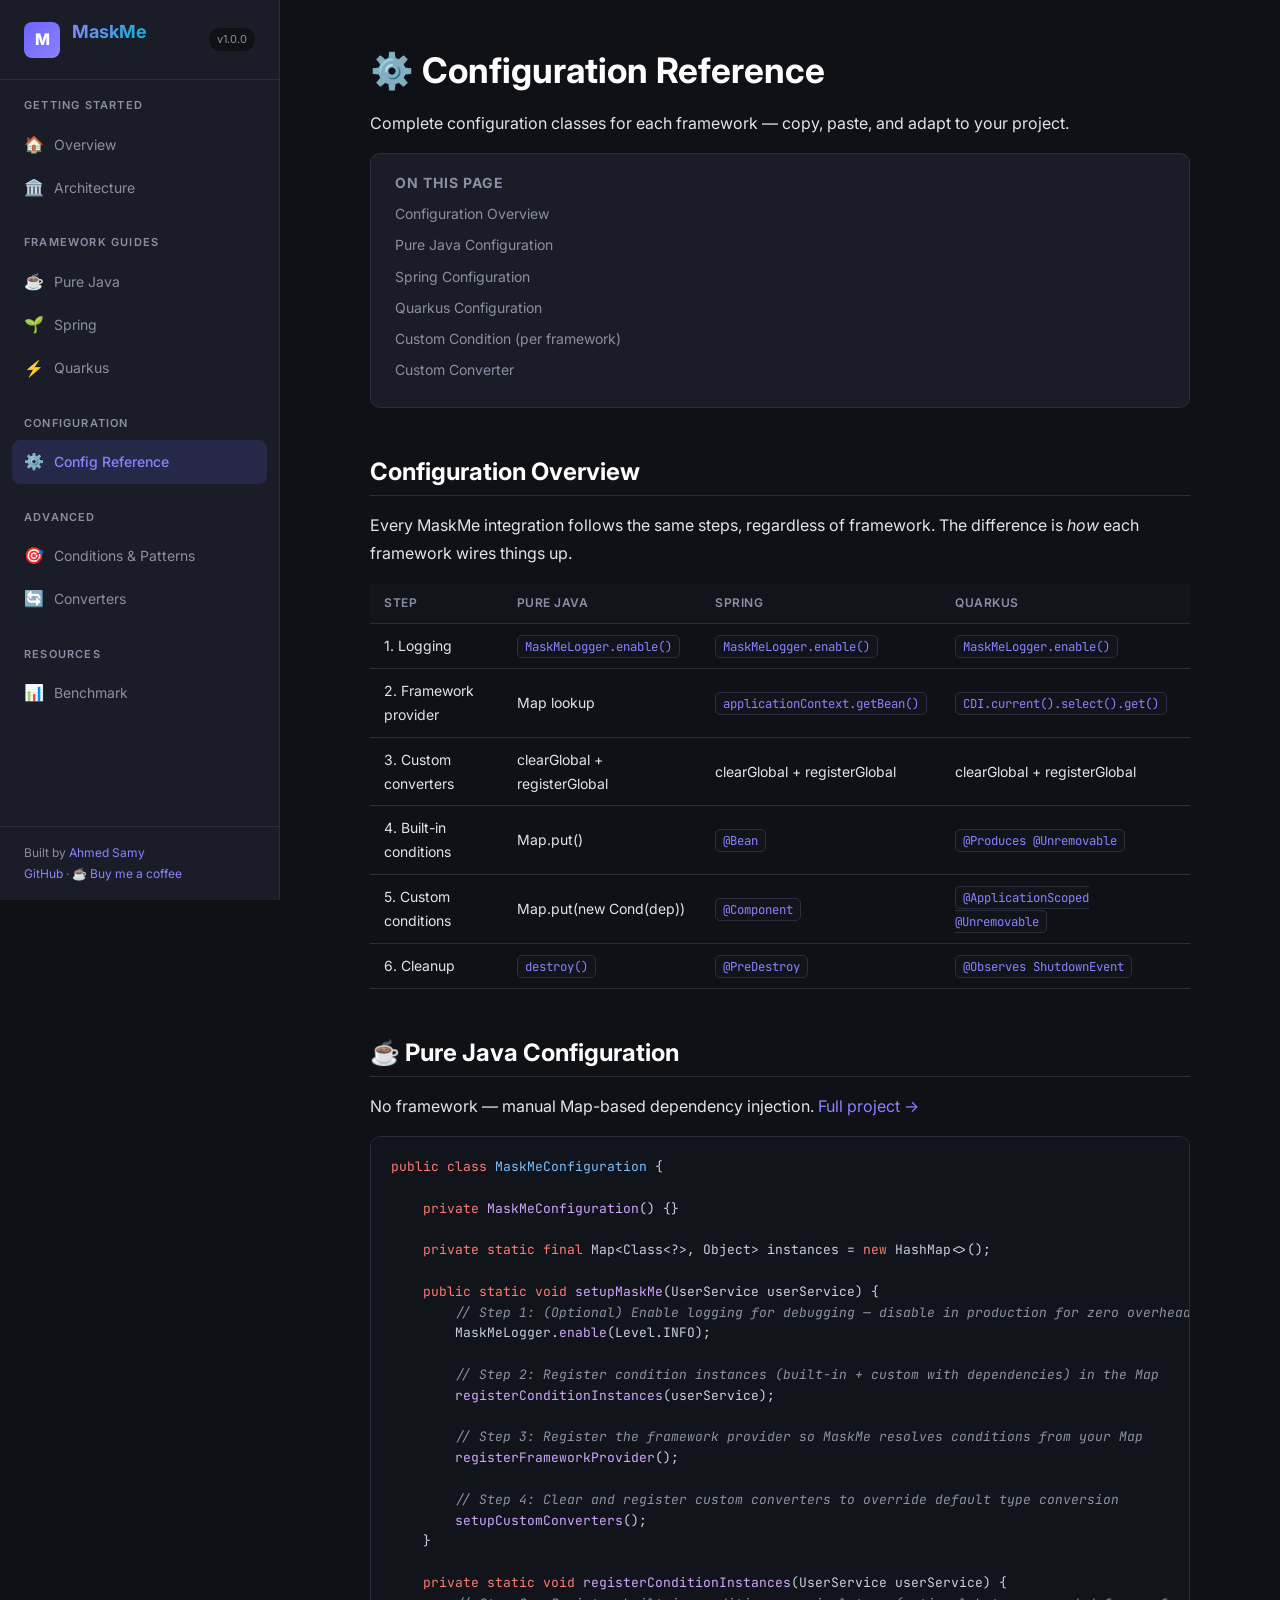
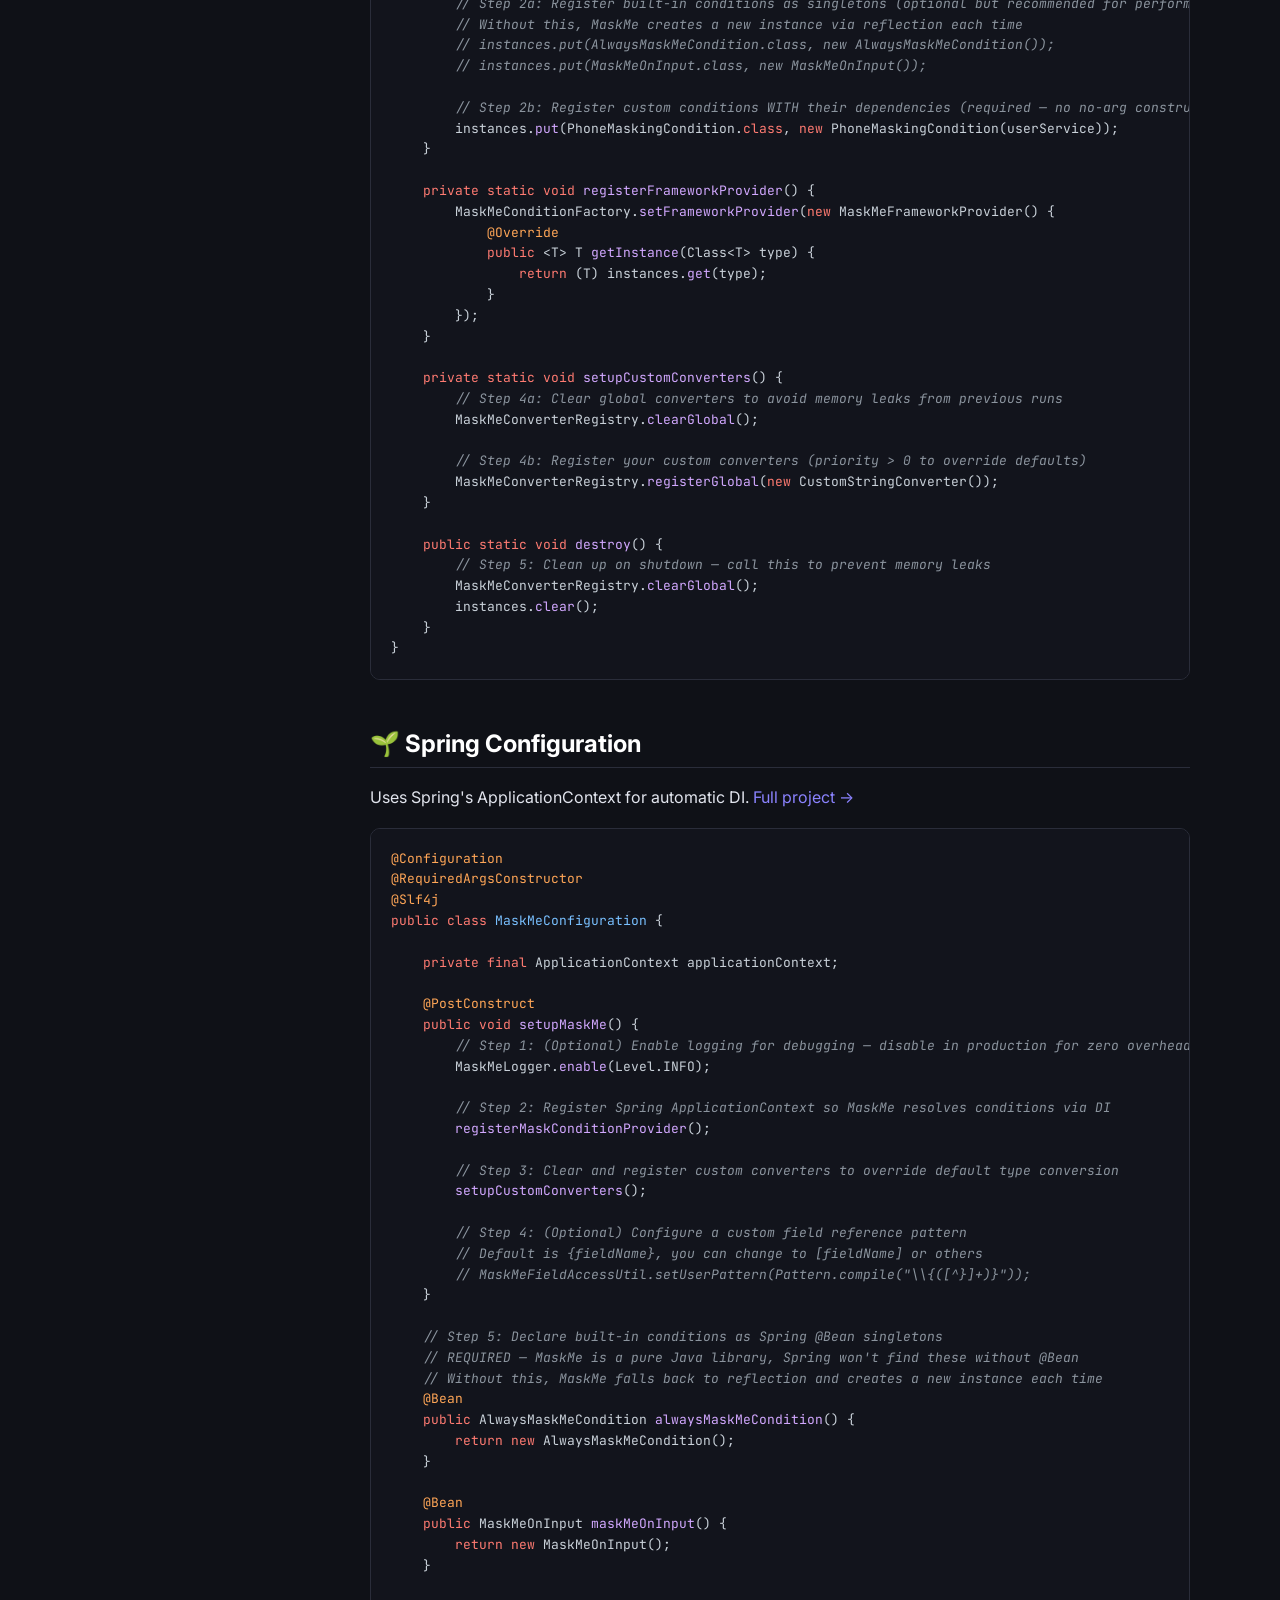
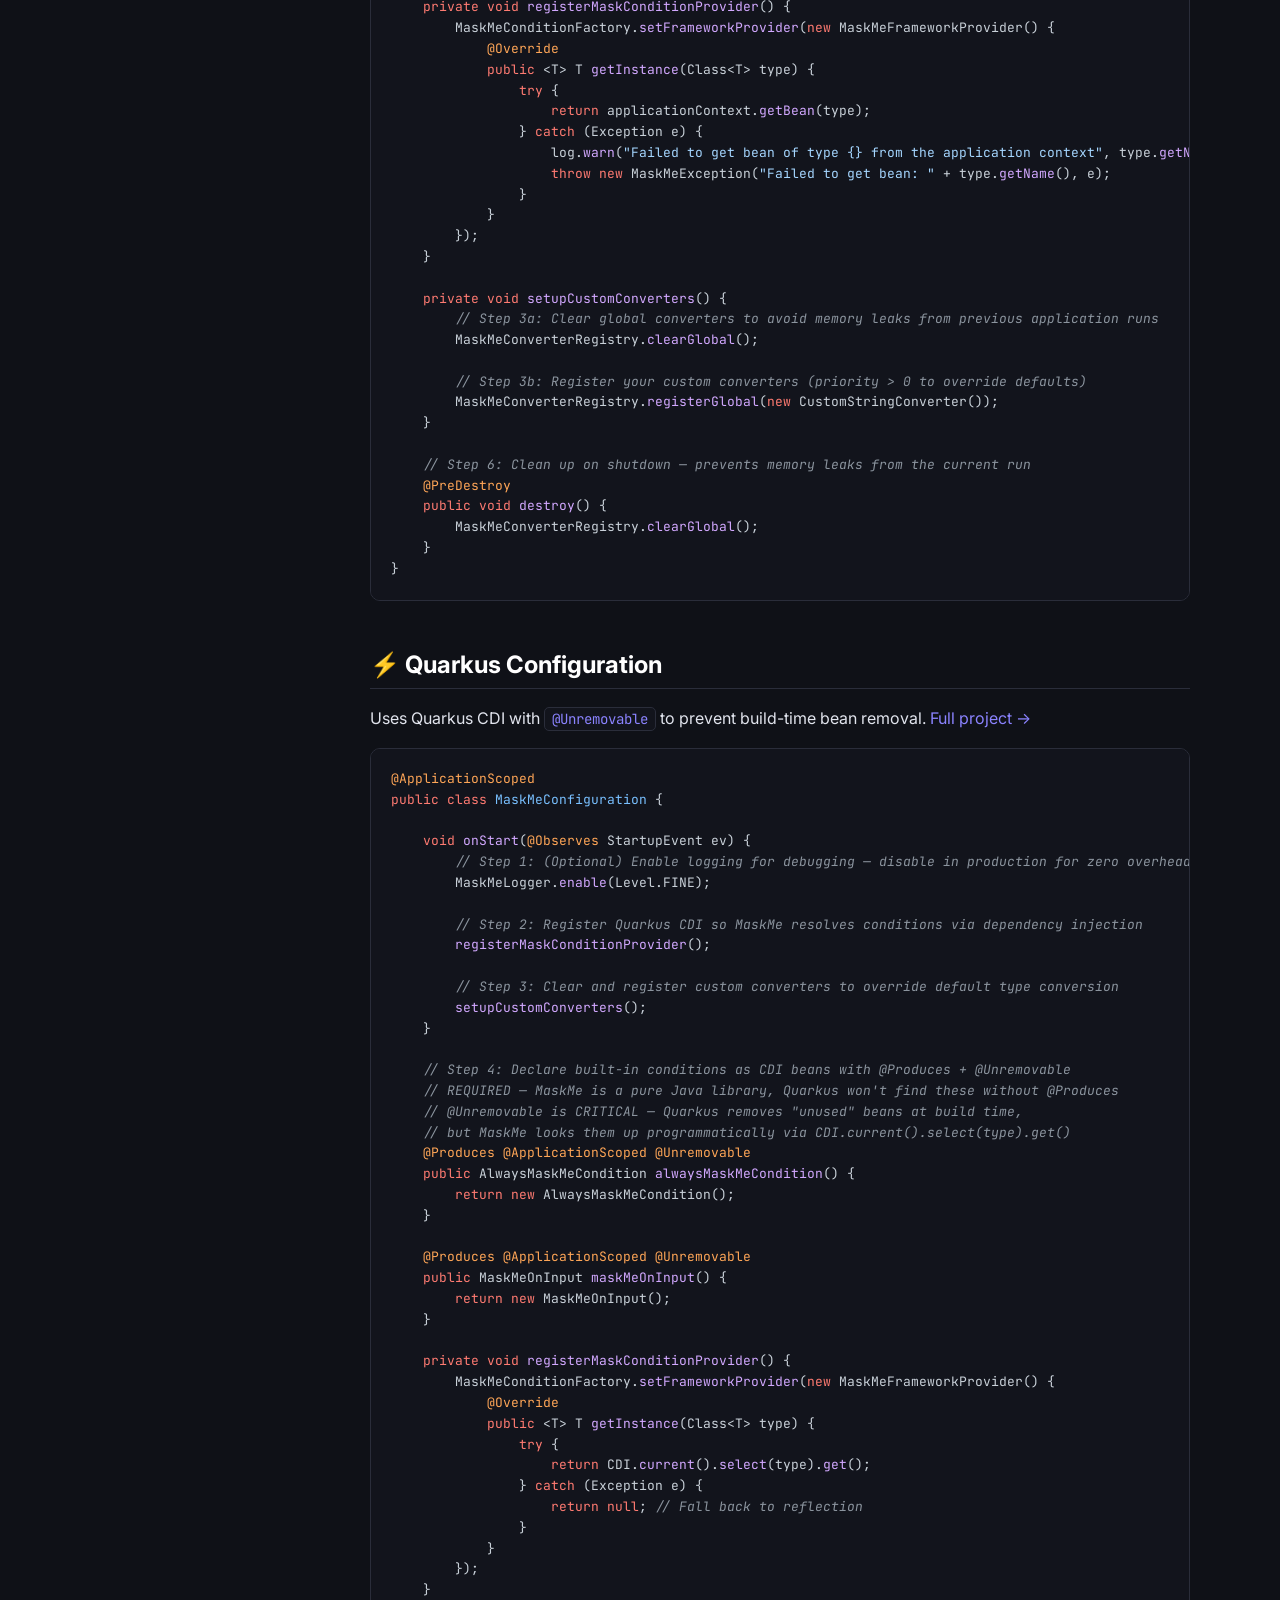
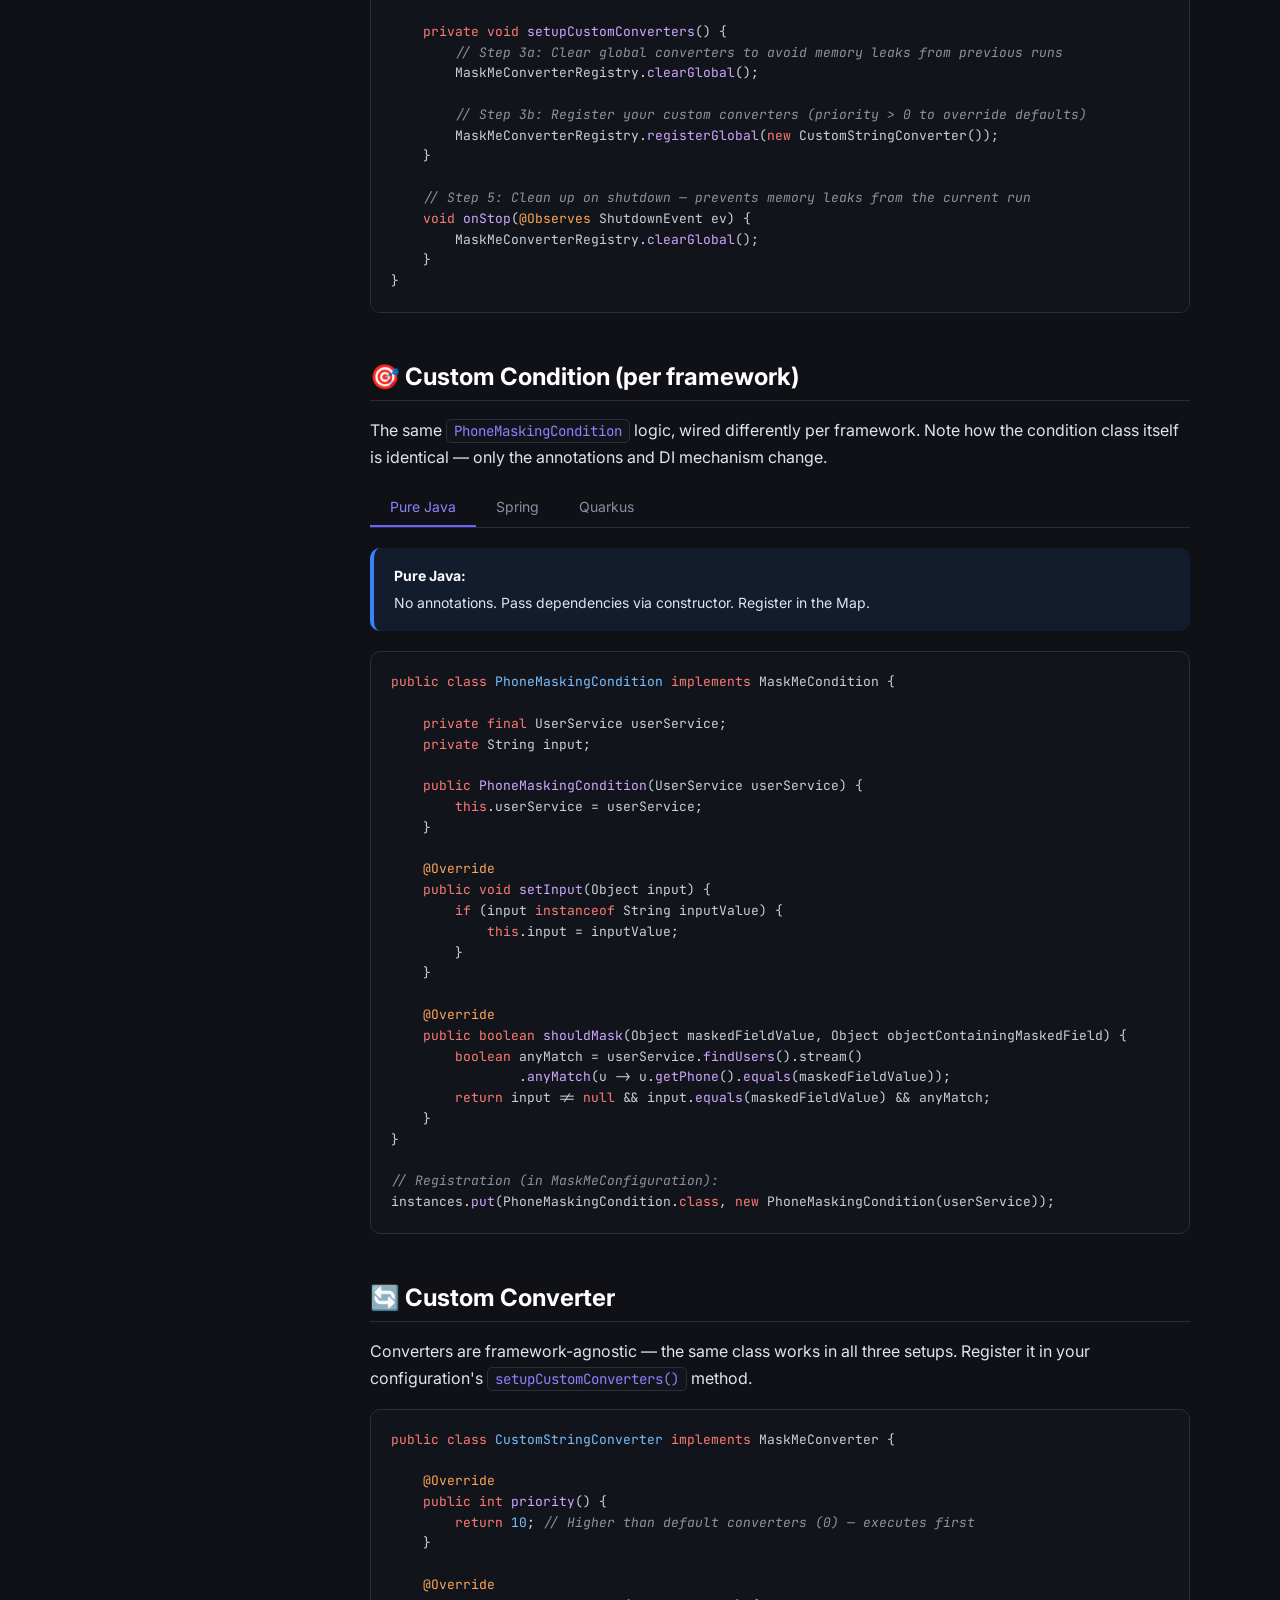
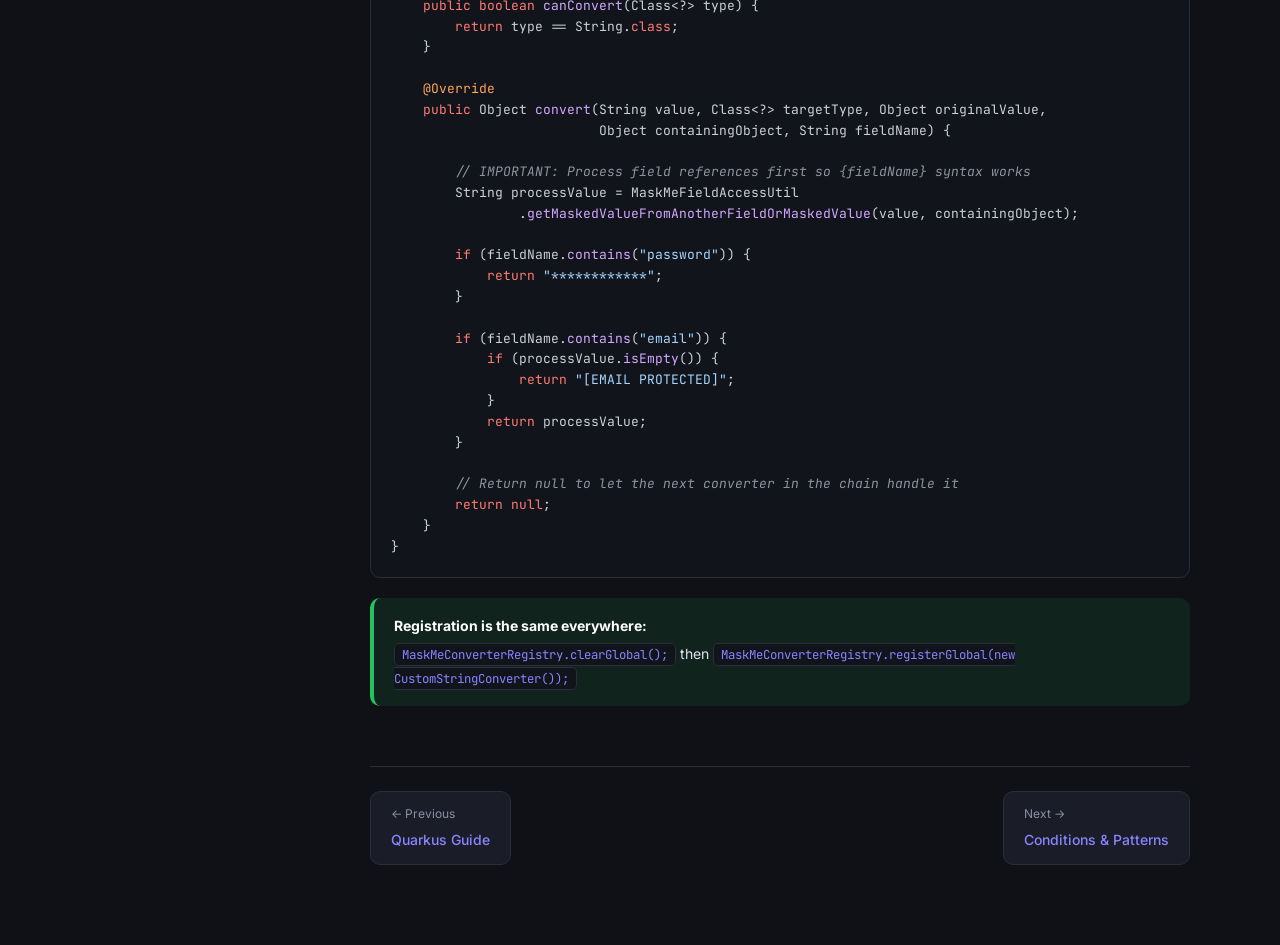
<file: website/configuration.html>
<!DOCTYPE html>
<html lang="en">
<head>
  <meta charset="UTF-8">
  <meta name="viewport" content="width=device-width, initial-scale=1.0">
  <title>Configuration Reference – MaskMe</title>
  <link rel="preconnect" href="https://fonts.googleapis.com">
  <link href="https://fonts.googleapis.com/css2?family=Inter:wght@400;500;600;700;800&family=JetBrains+Mono:wght@400;500&display=swap" rel="stylesheet">
  <link rel="stylesheet" href="css/style.css">
</head>
<body>
<button class="menu-toggle" aria-label="Toggle menu">☰</button>
<div class="sidebar-overlay"></div>

<div class="layout">
  <aside class="sidebar">
    <div class="sidebar-header">
      <div class="logo">M</div>
      <h1>MaskMe</h1>
      <span class="version">v1.0.0</span>
    </div>
    <nav class="sidebar-nav">
      <div class="nav-section">
        <div class="nav-section-title">Getting Started</div>
        <a href="index.html" class="nav-link"><span class="icon">🏠</span> Overview</a>
        <a href="architecture.html" class="nav-link"><span class="icon">🏛️</span> Architecture</a>
      </div>
      <div class="nav-section">
        <div class="nav-section-title">Framework Guides</div>
        <a href="pure-java.html" class="nav-link"><span class="icon">☕</span> Pure Java</a>
        <a href="spring.html" class="nav-link"><span class="icon">🌱</span> Spring</a>
        <a href="quarkus.html" class="nav-link"><span class="icon">⚡</span> Quarkus</a>
      </div>
      <div class="nav-section">
        <div class="nav-section-title">Configuration</div>
        <a href="configuration.html" class="nav-link active"><span class="icon">⚙️</span> Config Reference</a>
      </div>
      <div class="nav-section">
        <div class="nav-section-title">Advanced</div>
        <a href="conditions.html" class="nav-link"><span class="icon">🎯</span> Conditions &amp; Patterns</a>
        <a href="converters.html" class="nav-link"><span class="icon">🔄</span> Converters</a>
      </div>
      <div class="nav-section">
        <div class="nav-section-title">Resources</div>
        <a href="benchmark.html" class="nav-link"><span class="icon">📊</span> Benchmark</a>
      </div>
    </nav>
    <div class="sidebar-footer">
      Built by <a href="https://www.linkedin.com/in/java-msdt/" target="_blank">Ahmed Samy</a><br>
      <a href="https://github.com/JAVA-MSDT/maskme" target="_blank">GitHub</a> · <a href="https://revolut.me/ahmedsamy85" target="_blank">☕ Buy me a coffee</a>
    </div>
  </aside>

  <main class="main">
    <div class="content">

      <h1>⚙️ Configuration Reference</h1>
      <p>Complete configuration classes for each framework — copy, paste, and adapt to your project.</p>

      <div class="toc">
        <h4>On This Page</h4>
        <ul>
          <li><a href="#overview">Configuration Overview</a></li>
          <li><a href="#pure-java">Pure Java Configuration</a></li>
          <li><a href="#spring">Spring Configuration</a></li>
          <li><a href="#quarkus">Quarkus Configuration</a></li>
          <li><a href="#custom-condition">Custom Condition (per framework)</a></li>
          <li><a href="#custom-converter">Custom Converter</a></li>
        </ul>
      </div>

      <!-- Overview -->
      <h2 id="overview">Configuration Overview</h2>
      <p>Every MaskMe integration follows the same steps, regardless of framework. The difference is <em>how</em> each framework wires things up.</p>

      <table>
        <thead><tr><th>Step</th><th>Pure Java</th><th>Spring</th><th>Quarkus</th></tr></thead>
        <tbody>
          <tr><td>1. Logging</td><td><code>MaskMeLogger.enable()</code></td><td><code>MaskMeLogger.enable()</code></td><td><code>MaskMeLogger.enable()</code></td></tr>
          <tr><td>2. Framework provider</td><td>Map lookup</td><td><code>applicationContext.getBean()</code></td><td><code>CDI.current().select().get()</code></td></tr>
          <tr><td>3. Custom converters</td><td>clearGlobal + registerGlobal</td><td>clearGlobal + registerGlobal</td><td>clearGlobal + registerGlobal</td></tr>
          <tr><td>4. Built-in conditions</td><td>Map.put()</td><td><code>@Bean</code></td><td><code>@Produces @Unremovable</code></td></tr>
          <tr><td>5. Custom conditions</td><td>Map.put(new Cond(dep))</td><td><code>@Component</code></td><td><code>@ApplicationScoped @Unremovable</code></td></tr>
          <tr><td>6. Cleanup</td><td><code>destroy()</code></td><td><code>@PreDestroy</code></td><td><code>@Observes ShutdownEvent</code></td></tr>
        </tbody>
      </table>

      <!-- Pure Java section placeholder -->
      <h2 id="pure-java">☕ Pure Java Configuration</h2>
      <p>No framework — manual Map-based dependency injection. <a href="https://github.com/JAVA-MSDT/MaskMe-Guide/tree/main/Pure-java-maskme" target="_blank">Full project →</a></p>

<pre><span class="kw">public class</span> <span class="tp">MaskMeConfiguration</span> {

    <span class="kw">private</span> <span class="fn">MaskMeConfiguration</span>() {}

    <span class="kw">private static final</span> Map&lt;Class&lt;?&gt;, Object&gt; instances = <span class="kw">new</span> HashMap&lt;&gt;();

    <span class="kw">public static void</span> <span class="fn">setupMaskMe</span>(UserService userService) {
        <span class="cm">// Step 1: (Optional) Enable logging for debugging — disable in production for zero overhead</span>
        MaskMeLogger.<span class="fn">enable</span>(Level.INFO);

        <span class="cm">// Step 2: Register condition instances (built-in + custom with dependencies) in the Map</span>
        <span class="fn">registerConditionInstances</span>(userService);

        <span class="cm">// Step 3: Register the framework provider so MaskMe resolves conditions from your Map</span>
        <span class="fn">registerFrameworkProvider</span>();

        <span class="cm">// Step 4: Clear and register custom converters to override default type conversion</span>
        <span class="fn">setupCustomConverters</span>();
    }

    <span class="kw">private static void</span> <span class="fn">registerConditionInstances</span>(UserService userService) {
        <span class="cm">// Step 2a: Register built-in conditions as singletons (optional but recommended for performance)</span>
        <span class="cm">// Without this, MaskMe creates a new instance via reflection each time</span>
        <span class="cm">// instances.put(AlwaysMaskMeCondition.class, new AlwaysMaskMeCondition());</span>
        <span class="cm">// instances.put(MaskMeOnInput.class, new MaskMeOnInput());</span>

        <span class="cm">// Step 2b: Register custom conditions WITH their dependencies (required — no no-arg constructor)</span>
        instances.<span class="fn">put</span>(PhoneMaskingCondition.<span class="kw">class</span>, <span class="kw">new</span> PhoneMaskingCondition(userService));
    }

    <span class="kw">private static void</span> <span class="fn">registerFrameworkProvider</span>() {
        MaskMeConditionFactory.<span class="fn">setFrameworkProvider</span>(<span class="kw">new</span> MaskMeFrameworkProvider() {
            <span class="an">@Override</span>
            <span class="kw">public</span> &lt;T&gt; T <span class="fn">getInstance</span>(Class&lt;T&gt; type) {
                <span class="kw">return</span> (T) instances.<span class="fn">get</span>(type);
            }
        });
    }

    <span class="kw">private static void</span> <span class="fn">setupCustomConverters</span>() {
        <span class="cm">// Step 4a: Clear global converters to avoid memory leaks from previous runs</span>
        MaskMeConverterRegistry.<span class="fn">clearGlobal</span>();

        <span class="cm">// Step 4b: Register your custom converters (priority &gt; 0 to override defaults)</span>
        MaskMeConverterRegistry.<span class="fn">registerGlobal</span>(<span class="kw">new</span> CustomStringConverter());
    }

    <span class="kw">public static void</span> <span class="fn">destroy</span>() {
        <span class="cm">// Step 5: Clean up on shutdown — call this to prevent memory leaks</span>
        MaskMeConverterRegistry.<span class="fn">clearGlobal</span>();
        instances.<span class="fn">clear</span>();
    }
}</pre>

      <!-- Spring section placeholder -->
      <h2 id="spring">🌱 Spring Configuration</h2>
      <p>Uses Spring's ApplicationContext for automatic DI. <a href="https://github.com/JAVA-MSDT/MaskMe-Guide/tree/main/Spring-maskme" target="_blank">Full project →</a></p>

<pre><span class="an">@Configuration</span>
<span class="an">@RequiredArgsConstructor</span>
<span class="an">@Slf4j</span>
<span class="kw">public class</span> <span class="tp">MaskMeConfiguration</span> {

    <span class="kw">private final</span> ApplicationContext applicationContext;

    <span class="an">@PostConstruct</span>
    <span class="kw">public void</span> <span class="fn">setupMaskMe</span>() {
        <span class="cm">// Step 1: (Optional) Enable logging for debugging — disable in production for zero overhead</span>
        MaskMeLogger.<span class="fn">enable</span>(Level.INFO);

        <span class="cm">// Step 2: Register Spring ApplicationContext so MaskMe resolves conditions via DI</span>
        <span class="fn">registerMaskConditionProvider</span>();

        <span class="cm">// Step 3: Clear and register custom converters to override default type conversion</span>
        <span class="fn">setupCustomConverters</span>();

        <span class="cm">// Step 4: (Optional) Configure a custom field reference pattern</span>
        <span class="cm">// Default is {fieldName}, you can change to [fieldName] or others</span>
        <span class="cm">// MaskMeFieldAccessUtil.setUserPattern(Pattern.compile("\\{([^}]+)}"));</span>
    }

    <span class="cm">// Step 5: Declare built-in conditions as Spring @Bean singletons</span>
    <span class="cm">// REQUIRED — MaskMe is a pure Java library, Spring won't find these without @Bean</span>
    <span class="cm">// Without this, MaskMe falls back to reflection and creates a new instance each time</span>
    <span class="an">@Bean</span>
    <span class="kw">public</span> AlwaysMaskMeCondition <span class="fn">alwaysMaskMeCondition</span>() {
        <span class="kw">return new</span> AlwaysMaskMeCondition();
    }

    <span class="an">@Bean</span>
    <span class="kw">public</span> MaskMeOnInput <span class="fn">maskMeOnInput</span>() {
        <span class="kw">return new</span> MaskMeOnInput();
    }

    <span class="kw">private void</span> <span class="fn">registerMaskConditionProvider</span>() {
        MaskMeConditionFactory.<span class="fn">setFrameworkProvider</span>(<span class="kw">new</span> MaskMeFrameworkProvider() {
            <span class="an">@Override</span>
            <span class="kw">public</span> &lt;T&gt; T <span class="fn">getInstance</span>(Class&lt;T&gt; type) {
                <span class="kw">try</span> {
                    <span class="kw">return</span> applicationContext.<span class="fn">getBean</span>(type);
                } <span class="kw">catch</span> (Exception e) {
                    log.<span class="fn">warn</span>(<span class="str">"Failed to get bean of type {} from the application context"</span>, type.<span class="fn">getName</span>(), e);
                    <span class="kw">throw new</span> MaskMeException(<span class="str">"Failed to get bean: "</span> + type.<span class="fn">getName</span>(), e);
                }
            }
        });
    }

    <span class="kw">private void</span> <span class="fn">setupCustomConverters</span>() {
        <span class="cm">// Step 3a: Clear global converters to avoid memory leaks from previous application runs</span>
        MaskMeConverterRegistry.<span class="fn">clearGlobal</span>();

        <span class="cm">// Step 3b: Register your custom converters (priority &gt; 0 to override defaults)</span>
        MaskMeConverterRegistry.<span class="fn">registerGlobal</span>(<span class="kw">new</span> CustomStringConverter());
    }

    <span class="cm">// Step 6: Clean up on shutdown — prevents memory leaks from the current run</span>
    <span class="an">@PreDestroy</span>
    <span class="kw">public void</span> <span class="fn">destroy</span>() {
        MaskMeConverterRegistry.<span class="fn">clearGlobal</span>();
    }
}</pre>

      <!-- Quarkus section placeholder -->
      <h2 id="quarkus">⚡ Quarkus Configuration</h2>
      <p>Uses Quarkus CDI with <code>@Unremovable</code> to prevent build-time bean removal. <a href="https://github.com/JAVA-MSDT/MaskMe-Guide/tree/main/Quarkus-maskme" target="_blank">Full project →</a></p>

<pre><span class="an">@ApplicationScoped</span>
<span class="kw">public class</span> <span class="tp">MaskMeConfiguration</span> {

    <span class="kw">void</span> <span class="fn">onStart</span>(<span class="an">@Observes</span> StartupEvent ev) {
        <span class="cm">// Step 1: (Optional) Enable logging for debugging — disable in production for zero overhead</span>
        MaskMeLogger.<span class="fn">enable</span>(Level.FINE);

        <span class="cm">// Step 2: Register Quarkus CDI so MaskMe resolves conditions via dependency injection</span>
        <span class="fn">registerMaskConditionProvider</span>();

        <span class="cm">// Step 3: Clear and register custom converters to override default type conversion</span>
        <span class="fn">setupCustomConverters</span>();
    }

    <span class="cm">// Step 4: Declare built-in conditions as CDI beans with @Produces + @Unremovable</span>
    <span class="cm">// REQUIRED — MaskMe is a pure Java library, Quarkus won't find these without @Produces</span>
    <span class="cm">// @Unremovable is CRITICAL — Quarkus removes "unused" beans at build time,</span>
    <span class="cm">// but MaskMe looks them up programmatically via CDI.current().select(type).get()</span>
    <span class="an">@Produces</span> <span class="an">@ApplicationScoped</span> <span class="an">@Unremovable</span>
    <span class="kw">public</span> AlwaysMaskMeCondition <span class="fn">alwaysMaskMeCondition</span>() {
        <span class="kw">return new</span> AlwaysMaskMeCondition();
    }

    <span class="an">@Produces</span> <span class="an">@ApplicationScoped</span> <span class="an">@Unremovable</span>
    <span class="kw">public</span> MaskMeOnInput <span class="fn">maskMeOnInput</span>() {
        <span class="kw">return new</span> MaskMeOnInput();
    }

    <span class="kw">private void</span> <span class="fn">registerMaskConditionProvider</span>() {
        MaskMeConditionFactory.<span class="fn">setFrameworkProvider</span>(<span class="kw">new</span> MaskMeFrameworkProvider() {
            <span class="an">@Override</span>
            <span class="kw">public</span> &lt;T&gt; T <span class="fn">getInstance</span>(Class&lt;T&gt; type) {
                <span class="kw">try</span> {
                    <span class="kw">return</span> CDI.<span class="fn">current</span>().<span class="fn">select</span>(type).<span class="fn">get</span>();
                } <span class="kw">catch</span> (Exception e) {
                    <span class="kw">return null</span>; <span class="cm">// Fall back to reflection</span>
                }
            }
        });
    }

    <span class="kw">private void</span> <span class="fn">setupCustomConverters</span>() {
        <span class="cm">// Step 3a: Clear global converters to avoid memory leaks from previous runs</span>
        MaskMeConverterRegistry.<span class="fn">clearGlobal</span>();

        <span class="cm">// Step 3b: Register your custom converters (priority &gt; 0 to override defaults)</span>
        MaskMeConverterRegistry.<span class="fn">registerGlobal</span>(<span class="kw">new</span> CustomStringConverter());
    }

    <span class="cm">// Step 5: Clean up on shutdown — prevents memory leaks from the current run</span>
    <span class="kw">void</span> <span class="fn">onStop</span>(<span class="an">@Observes</span> ShutdownEvent ev) {
        MaskMeConverterRegistry.<span class="fn">clearGlobal</span>();
    }
}</pre>

      <!-- Custom Condition placeholder -->
      <h2 id="custom-condition">🎯 Custom Condition (per framework)</h2>
      <p>The same <code>PhoneMaskingCondition</code> logic, wired differently per framework. Note how the condition class itself is identical — only the annotations and DI mechanism change.</p>

      <div class="tabs">
        <button class="tab-btn active" data-tab="cond-java">Pure Java</button>
        <button class="tab-btn" data-tab="cond-spring">Spring</button>
        <button class="tab-btn" data-tab="cond-quarkus">Quarkus</button>
      </div>

      <div id="cond-java" class="tab-panel active">
        <div class="callout info">
          <strong>Pure Java:</strong> No annotations. Pass dependencies via constructor. Register in the Map.
        </div>
<pre><span class="kw">public class</span> <span class="tp">PhoneMaskingCondition</span> <span class="kw">implements</span> MaskMeCondition {

    <span class="kw">private final</span> UserService userService;
    <span class="kw">private</span> String input;

    <span class="kw">public</span> <span class="fn">PhoneMaskingCondition</span>(UserService userService) {
        <span class="kw">this</span>.userService = userService;
    }

    <span class="an">@Override</span>
    <span class="kw">public void</span> <span class="fn">setInput</span>(Object input) {
        <span class="kw">if</span> (input <span class="kw">instanceof</span> String inputValue) {
            <span class="kw">this</span>.input = inputValue;
        }
    }

    <span class="an">@Override</span>
    <span class="kw">public boolean</span> <span class="fn">shouldMask</span>(Object maskedFieldValue, Object objectContainingMaskedField) {
        <span class="kw">boolean</span> anyMatch = userService.<span class="fn">findUsers</span>().stream()
                .<span class="fn">anyMatch</span>(u -> u.<span class="fn">getPhone</span>().<span class="fn">equals</span>(maskedFieldValue));
        <span class="kw">return</span> input != <span class="kw">null</span> && input.<span class="fn">equals</span>(maskedFieldValue) && anyMatch;
    }
}

<span class="cm">// Registration (in MaskMeConfiguration):</span>
instances.<span class="fn">put</span>(PhoneMaskingCondition.<span class="kw">class</span>, <span class="kw">new</span> PhoneMaskingCondition(userService));</pre>
      </div>

      <div id="cond-spring" class="tab-panel">
        <div class="callout info">
          <strong>Spring:</strong> Add <code>@Component</code>. Spring auto-injects via constructor. No manual registration needed.
        </div>
<pre><span class="an">@Component</span>
<span class="an">@RequiredArgsConstructor</span>
<span class="kw">public class</span> <span class="tp">PhoneMaskingCondition</span> <span class="kw">implements</span> MaskMeCondition {

    <span class="kw">private final</span> UserService userService; <span class="cm">// Spring injects via constructor</span>
    <span class="kw">private</span> String input;

    <span class="an">@Override</span>
    <span class="kw">public void</span> <span class="fn">setInput</span>(Object input) {
        <span class="kw">if</span> (input <span class="kw">instanceof</span> String) {
            <span class="kw">this</span>.input = (String) input;
        }
    }

    <span class="an">@Override</span>
    <span class="kw">public boolean</span> <span class="fn">shouldMask</span>(Object maskedFieldValue, Object objectContainingMaskedField) {
        <span class="kw">boolean</span> anyMatch = userService.<span class="fn">findUsers</span>().stream()
                .<span class="fn">anyMatch</span>(u -> u.<span class="fn">getPhone</span>().<span class="fn">equals</span>(maskedFieldValue));
        <span class="kw">return</span> input != <span class="kw">null</span> && input.<span class="fn">equals</span>(maskedFieldValue) && anyMatch;
    }
}</pre>
      </div>

      <div id="cond-quarkus" class="tab-panel">
        <div class="callout info">
          <strong>Quarkus:</strong> Add <code>@ApplicationScoped @Unremovable</code>. CDI auto-injects via constructor.
        </div>
<pre><span class="an">@ApplicationScoped</span>
<span class="an">@Unremovable</span>  <span class="cm">// CRITICAL — prevents Quarkus from removing this bean at build time</span>
<span class="kw">public class</span> <span class="tp">PhoneMaskingCondition</span> <span class="kw">implements</span> MaskMeCondition {

    <span class="kw">private final</span> UserService userService; <span class="cm">// CDI injects via constructor</span>
    <span class="kw">private</span> String input;

    <span class="kw">public</span> <span class="fn">PhoneMaskingCondition</span>(UserService userService) {
        <span class="kw">this</span>.userService = userService;
    }

    <span class="an">@Override</span>
    <span class="kw">public void</span> <span class="fn">setInput</span>(Object input) {
        <span class="kw">if</span> (input <span class="kw">instanceof</span> String inputValue) {
            <span class="kw">this</span>.input = inputValue;
        }
    }

    <span class="an">@Override</span>
    <span class="kw">public boolean</span> <span class="fn">shouldMask</span>(Object maskedFieldValue, Object objectContainingMaskedField) {
        <span class="kw">boolean</span> anyMatch = userService.<span class="fn">findUsers</span>().stream()
                .<span class="fn">anyMatch</span>(u -> u.<span class="fn">getPhone</span>().<span class="fn">equals</span>(maskedFieldValue));
        <span class="kw">return</span> input != <span class="kw">null</span> && input.<span class="fn">equals</span>(maskedFieldValue) && anyMatch;
    }
}</pre>
      </div>

      <!-- Custom Converter placeholder -->
      <h2 id="custom-converter">🔄 Custom Converter</h2>
      <p>Converters are framework-agnostic — the same class works in all three setups. Register it in your configuration's <code>setupCustomConverters()</code> method.</p>

<pre><span class="kw">public class</span> <span class="tp">CustomStringConverter</span> <span class="kw">implements</span> MaskMeConverter {

    <span class="an">@Override</span>
    <span class="kw">public int</span> <span class="fn">priority</span>() {
        <span class="kw">return</span> <span class="num">10</span>; <span class="cm">// Higher than default converters (0) — executes first</span>
    }

    <span class="an">@Override</span>
    <span class="kw">public boolean</span> <span class="fn">canConvert</span>(Class&lt;?&gt; type) {
        <span class="kw">return</span> type == String.<span class="kw">class</span>;
    }

    <span class="an">@Override</span>
    <span class="kw">public</span> Object <span class="fn">convert</span>(String value, Class&lt;?&gt; targetType, Object originalValue,
                          Object containingObject, String fieldName) {

        <span class="cm">// IMPORTANT: Process field references first so {fieldName} syntax works</span>
        String processValue = MaskMeFieldAccessUtil
                .<span class="fn">getMaskedValueFromAnotherFieldOrMaskedValue</span>(value, containingObject);

        <span class="kw">if</span> (fieldName.<span class="fn">contains</span>(<span class="str">"password"</span>)) {
            <span class="kw">return</span> <span class="str">"************"</span>;
        }

        <span class="kw">if</span> (fieldName.<span class="fn">contains</span>(<span class="str">"email"</span>)) {
            <span class="kw">if</span> (processValue.<span class="fn">isEmpty</span>()) {
                <span class="kw">return</span> <span class="str">"[EMAIL PROTECTED]"</span>;
            }
            <span class="kw">return</span> processValue;
        }

        <span class="cm">// Return null to let the next converter in the chain handle it</span>
        <span class="kw">return null</span>;
    }
}</pre>

      <div class="callout success">
        <strong>Registration is the same everywhere:</strong>
        <code>MaskMeConverterRegistry.clearGlobal();</code> then <code>MaskMeConverterRegistry.registerGlobal(new CustomStringConverter());</code>
      </div>

      <!-- Page Nav -->
      <div class="page-nav">
        <a href="quarkus.html">
          <span class="label">← Previous</span>
          <span class="title">Quarkus Guide</span>
        </a>
        <a href="conditions.html">
          <span class="label">Next →</span>
          <span class="title">Conditions &amp; Patterns</span>
        </a>
      </div>

    </div>
  </main>
</div>

<script src="js/main.js"></script>
</body>
</html>
</file>
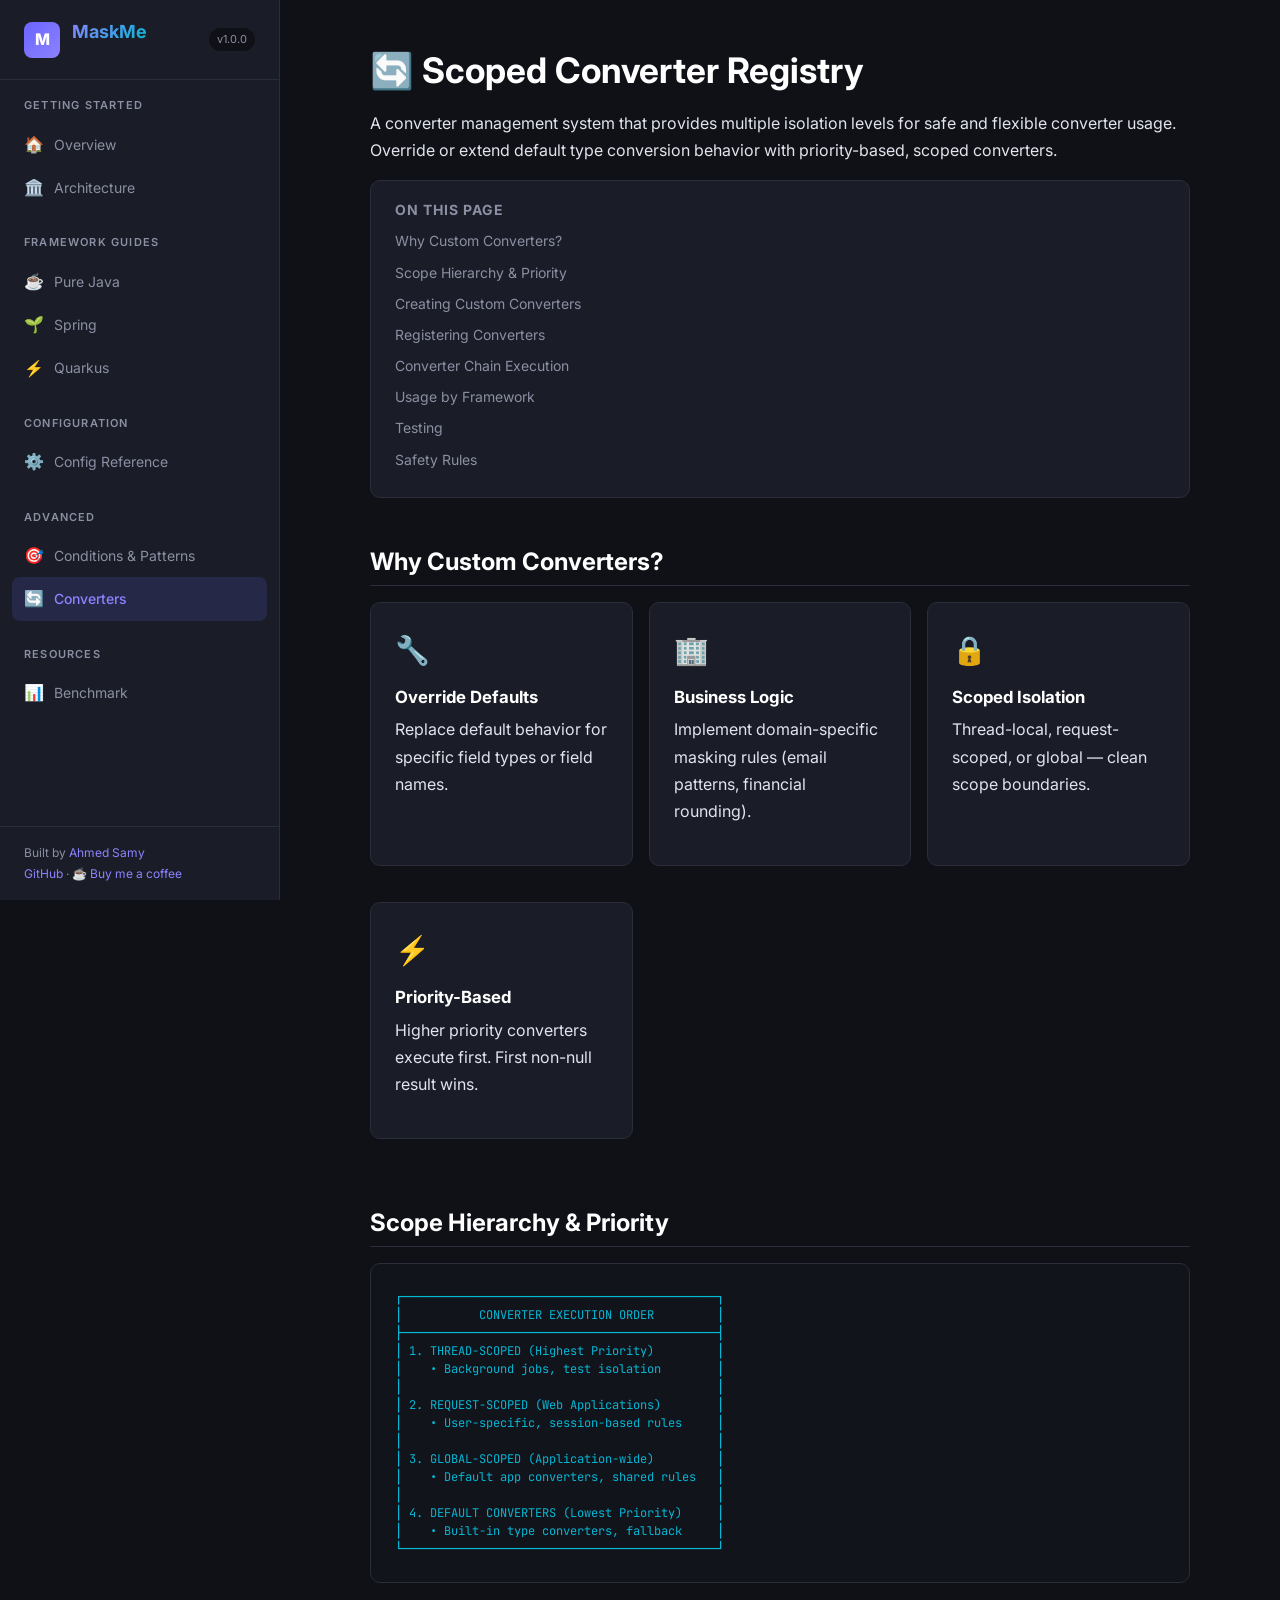
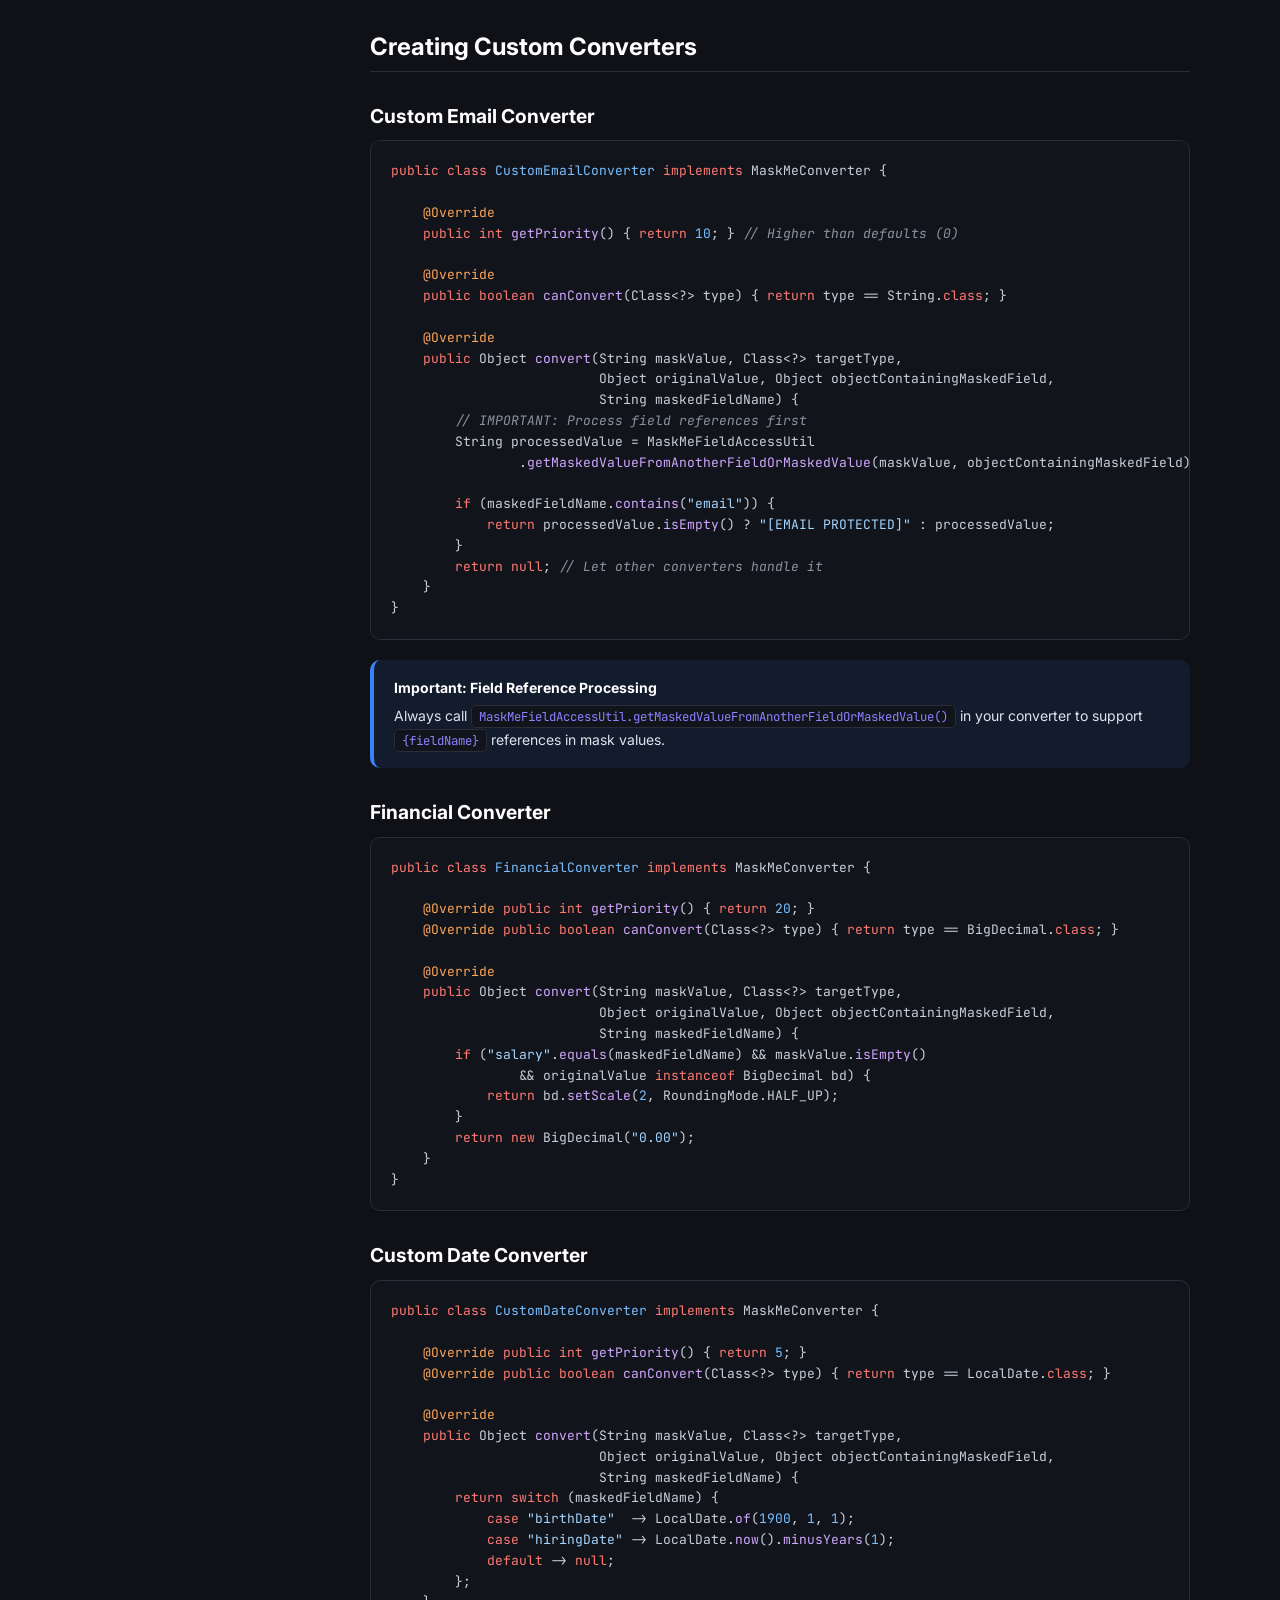
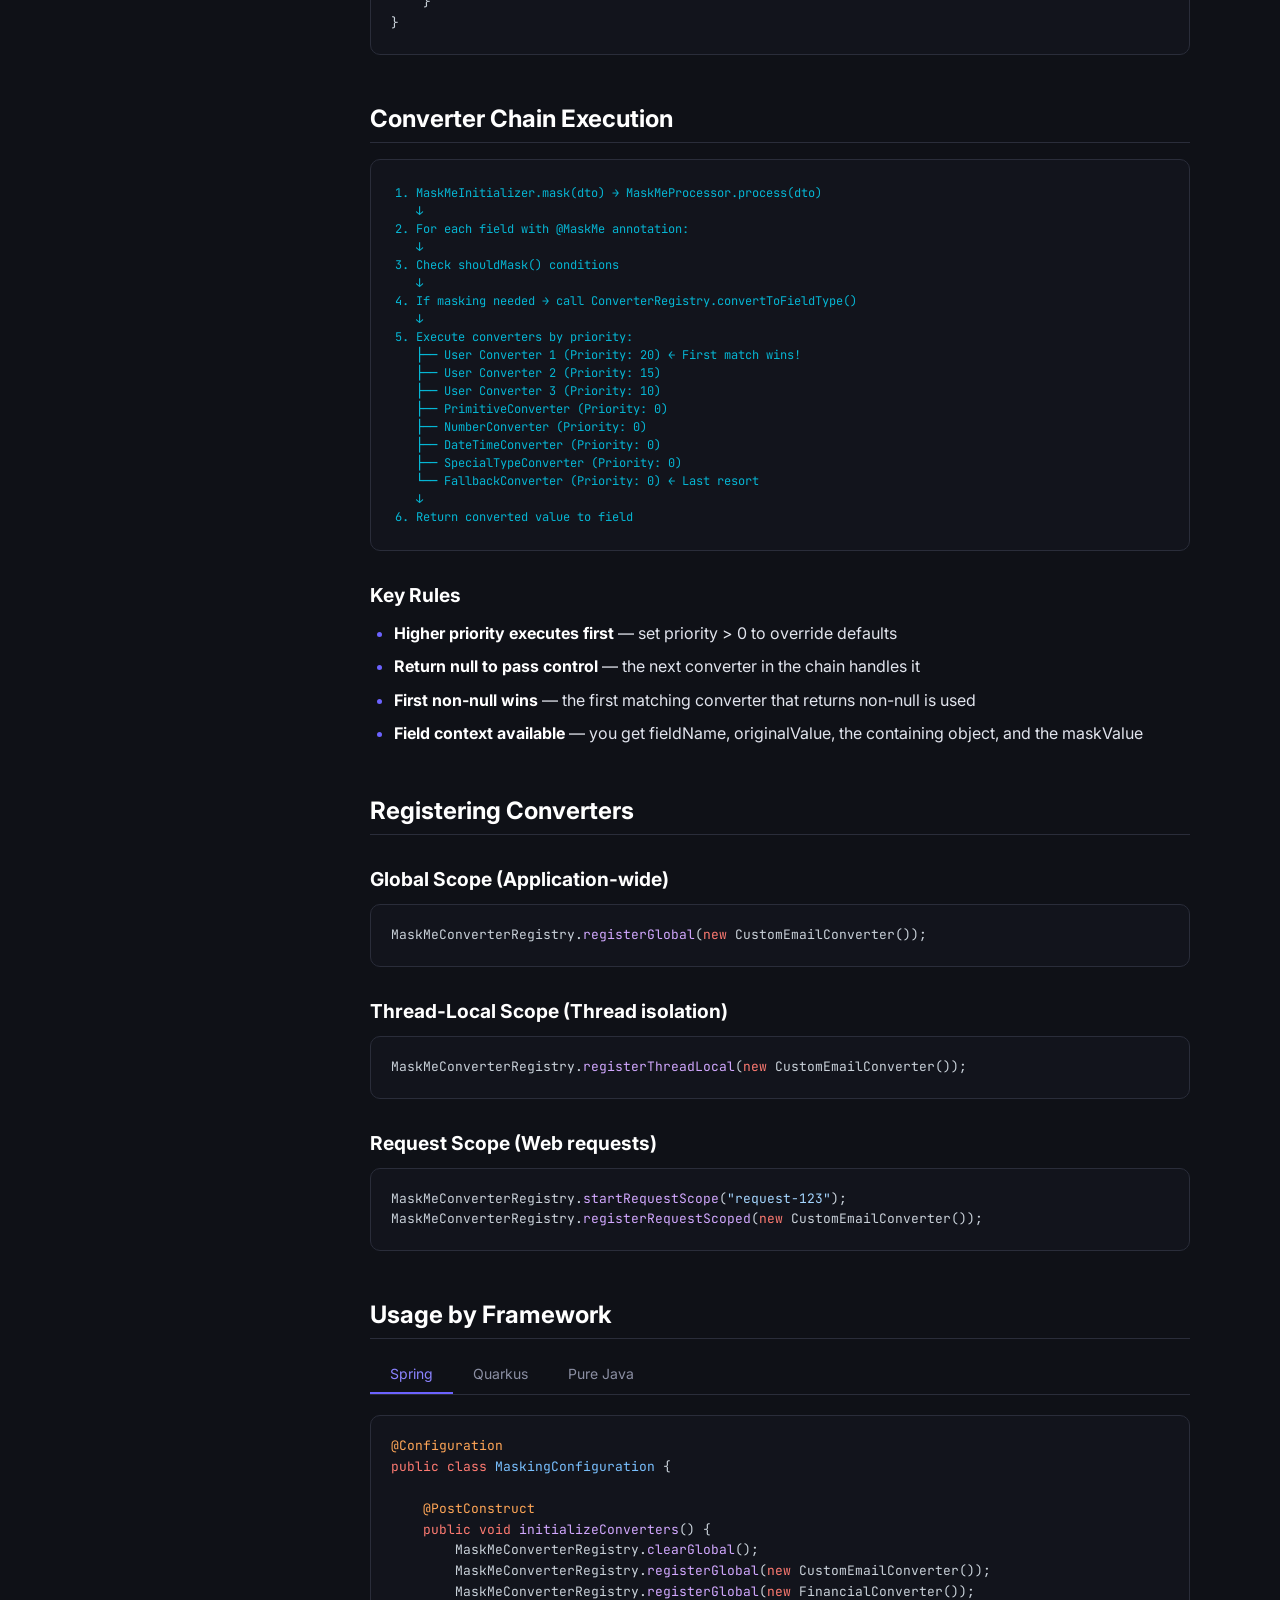
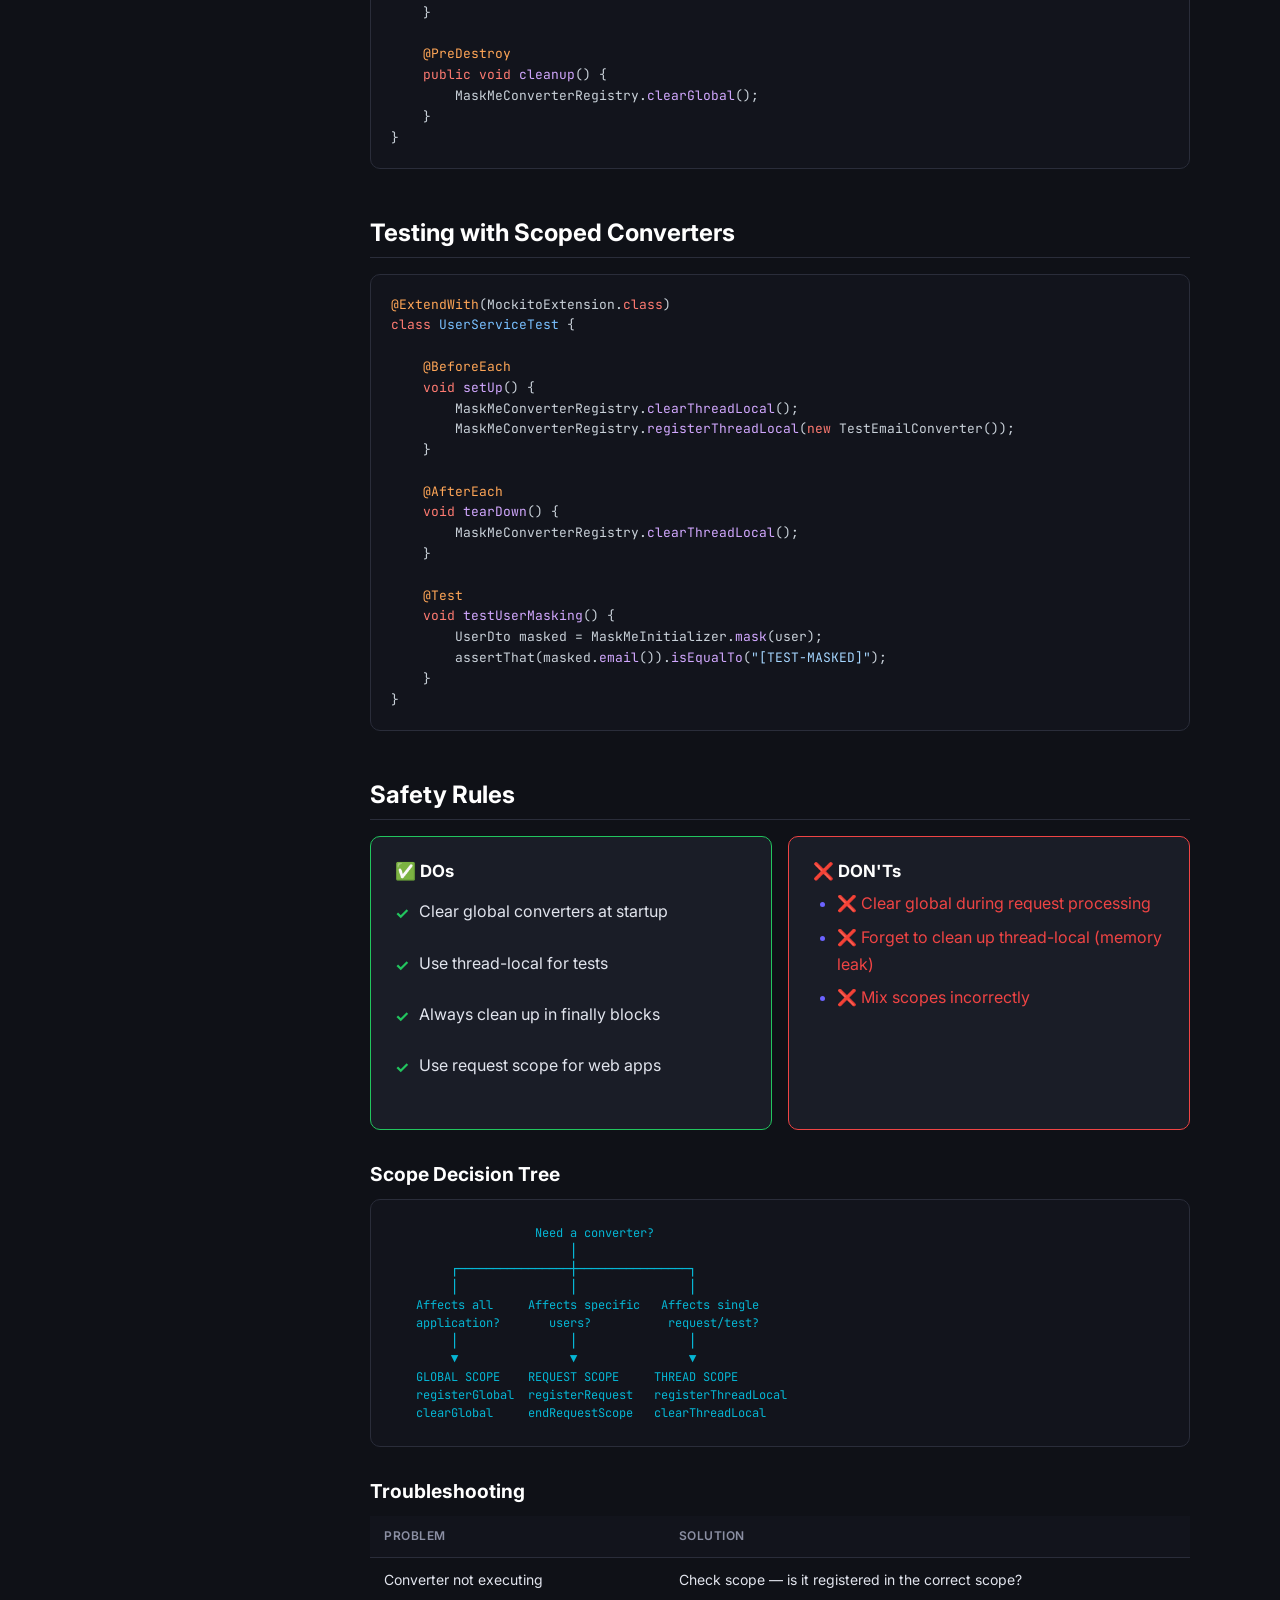
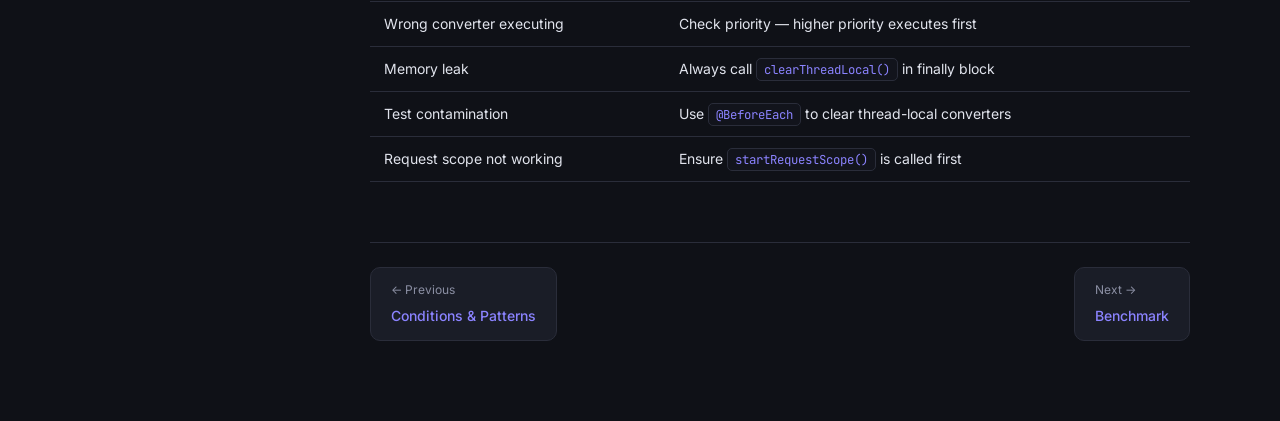
<file: website/converters.html>
<!DOCTYPE html>
<html lang="en">
<head>
  <meta charset="UTF-8">
  <meta name="viewport" content="width=device-width, initial-scale=1.0">
  <title>Converters – MaskMe</title>
  <link rel="preconnect" href="https://fonts.googleapis.com">
  <link href="https://fonts.googleapis.com/css2?family=Inter:wght@400;500;600;700;800&family=JetBrains+Mono:wght@400;500&display=swap" rel="stylesheet">
  <link rel="stylesheet" href="css/style.css">
</head>
<body>
<button class="menu-toggle" aria-label="Toggle menu">☰</button>
<div class="sidebar-overlay"></div>

<div class="layout">
  <aside class="sidebar">
    <div class="sidebar-header">
      <div class="logo">M</div>
      <h1>MaskMe</h1>
      <span class="version">v1.0.0</span>
    </div>
    <nav class="sidebar-nav">
      <div class="nav-section">
        <div class="nav-section-title">Getting Started</div>
        <a href="index.html" class="nav-link"><span class="icon">🏠</span> Overview</a>
        <a href="architecture.html" class="nav-link"><span class="icon">🏛️</span> Architecture</a>
      </div>
      <div class="nav-section">
        <div class="nav-section-title">Framework Guides</div>
        <a href="pure-java.html" class="nav-link"><span class="icon">☕</span> Pure Java</a>
        <a href="spring.html" class="nav-link"><span class="icon">🌱</span> Spring</a>
        <a href="quarkus.html" class="nav-link"><span class="icon">⚡</span> Quarkus</a>
      </div>
      <div class="nav-section">
        <div class="nav-section-title">Configuration</div>
        <a href="configuration.html" class="nav-link"><span class="icon">⚙️</span> Config Reference</a>
      </div>
      <div class="nav-section">
        <div class="nav-section-title">Advanced</div>
        <a href="conditions.html" class="nav-link"><span class="icon">🎯</span> Conditions &amp; Patterns</a>
        <a href="converters.html" class="nav-link active"><span class="icon">🔄</span> Converters</a>
      </div>
      <div class="nav-section">
        <div class="nav-section-title">Resources</div>
        <a href="benchmark.html" class="nav-link"><span class="icon">📊</span> Benchmark</a>
      </div>
    </nav>
    <div class="sidebar-footer">
      Built by <a href="https://www.linkedin.com/in/java-msdt/" target="_blank">Ahmed Samy</a><br>
      <a href="https://github.com/JAVA-MSDT/maskme" target="_blank">GitHub</a> · <a href="https://revolut.me/ahmedsamy85" target="_blank">☕ Buy me a coffee</a>
    </div>
  </aside>

  <main class="main">
    <div class="content">

      <h1>🔄 Scoped Converter Registry</h1>
      <p>A converter management system that provides multiple isolation levels for safe and flexible converter usage. Override or extend default type conversion behavior with priority-based, scoped converters.</p>

      <div class="toc">
        <h4>On This Page</h4>
        <ul>
          <li><a href="#why">Why Custom Converters?</a></li>
          <li><a href="#scope">Scope Hierarchy &amp; Priority</a></li>
          <li><a href="#creating">Creating Custom Converters</a></li>
          <li><a href="#registering">Registering Converters</a></li>
          <li><a href="#chain">Converter Chain Execution</a></li>
          <li><a href="#framework">Usage by Framework</a></li>
          <li><a href="#testing">Testing</a></li>
          <li><a href="#rules">Safety Rules</a></li>
        </ul>
      </div>

      <!-- Why -->
      <h2 id="why">Why Custom Converters?</h2>
      <div class="card-grid">
        <div class="card">
          <span class="icon-lg">🔧</span>
          <h4>Override Defaults</h4>
          <p>Replace default behavior for specific field types or field names.</p>
        </div>
        <div class="card">
          <span class="icon-lg">🏢</span>
          <h4>Business Logic</h4>
          <p>Implement domain-specific masking rules (email patterns, financial rounding).</p>
        </div>
        <div class="card">
          <span class="icon-lg">🔒</span>
          <h4>Scoped Isolation</h4>
          <p>Thread-local, request-scoped, or global — clean scope boundaries.</p>
        </div>
        <div class="card">
          <span class="icon-lg">⚡</span>
          <h4>Priority-Based</h4>
          <p>Higher priority converters execute first. First non-null result wins.</p>
        </div>
      </div>

      <!-- Scope -->
      <h2 id="scope">Scope Hierarchy &amp; Priority</h2>
      <div class="diagram">┌─────────────────────────────────────────────┐
│           CONVERTER EXECUTION ORDER         │
├─────────────────────────────────────────────┤
│ 1. THREAD-SCOPED (Highest Priority)         │
│    • Background jobs, test isolation        │
│                                             │
│ 2. REQUEST-SCOPED (Web Applications)        │
│    • User-specific, session-based rules     │
│                                             │
│ 3. GLOBAL-SCOPED (Application-wide)         │
│    • Default app converters, shared rules   │
│                                             │
│ 4. DEFAULT CONVERTERS (Lowest Priority)     │
│    • Built-in type converters, fallback     │
└─────────────────────────────────────────────┘</div>

      <!-- Creating -->
      <h2 id="creating">Creating Custom Converters</h2>

      <h3>Custom Email Converter</h3>
<pre><span class="kw">public class</span> <span class="tp">CustomEmailConverter</span> <span class="kw">implements</span> MaskMeConverter {

    <span class="an">@Override</span>
    <span class="kw">public int</span> <span class="fn">getPriority</span>() { <span class="kw">return</span> <span class="num">10</span>; } <span class="cm">// Higher than defaults (0)</span>

    <span class="an">@Override</span>
    <span class="kw">public boolean</span> <span class="fn">canConvert</span>(Class&lt;?&gt; type) { <span class="kw">return</span> type == String.<span class="kw">class</span>; }

    <span class="an">@Override</span>
    <span class="kw">public</span> Object <span class="fn">convert</span>(String maskValue, Class&lt;?&gt; targetType,
                          Object originalValue, Object objectContainingMaskedField,
                          String maskedFieldName) {
        <span class="cm">// IMPORTANT: Process field references first</span>
        String processedValue = MaskMeFieldAccessUtil
                .<span class="fn">getMaskedValueFromAnotherFieldOrMaskedValue</span>(maskValue, objectContainingMaskedField);

        <span class="kw">if</span> (maskedFieldName.<span class="fn">contains</span>(<span class="str">"email"</span>)) {
            <span class="kw">return</span> processedValue.<span class="fn">isEmpty</span>() ? <span class="str">"[EMAIL PROTECTED]"</span> : processedValue;
        }
        <span class="kw">return null</span>; <span class="cm">// Let other converters handle it</span>
    }
}</pre>

      <div class="callout info">
        <strong>Important: Field Reference Processing</strong>
        Always call <code>MaskMeFieldAccessUtil.getMaskedValueFromAnotherFieldOrMaskedValue()</code> in your converter to support <code>{fieldName}</code> references in mask values.
      </div>

      <h3>Financial Converter</h3>
<pre><span class="kw">public class</span> <span class="tp">FinancialConverter</span> <span class="kw">implements</span> MaskMeConverter {

    <span class="an">@Override</span> <span class="kw">public int</span> <span class="fn">getPriority</span>() { <span class="kw">return</span> <span class="num">20</span>; }
    <span class="an">@Override</span> <span class="kw">public boolean</span> <span class="fn">canConvert</span>(Class&lt;?&gt; type) { <span class="kw">return</span> type == BigDecimal.<span class="kw">class</span>; }

    <span class="an">@Override</span>
    <span class="kw">public</span> Object <span class="fn">convert</span>(String maskValue, Class&lt;?&gt; targetType,
                          Object originalValue, Object objectContainingMaskedField,
                          String maskedFieldName) {
        <span class="kw">if</span> (<span class="str">"salary"</span>.<span class="fn">equals</span>(maskedFieldName) && maskValue.<span class="fn">isEmpty</span>()
                && originalValue <span class="kw">instanceof</span> BigDecimal bd) {
            <span class="kw">return</span> bd.<span class="fn">setScale</span>(<span class="num">2</span>, RoundingMode.HALF_UP);
        }
        <span class="kw">return new</span> BigDecimal(<span class="str">"0.00"</span>);
    }
}</pre>

      <h3>Custom Date Converter</h3>
<pre><span class="kw">public class</span> <span class="tp">CustomDateConverter</span> <span class="kw">implements</span> MaskMeConverter {

    <span class="an">@Override</span> <span class="kw">public int</span> <span class="fn">getPriority</span>() { <span class="kw">return</span> <span class="num">5</span>; }
    <span class="an">@Override</span> <span class="kw">public boolean</span> <span class="fn">canConvert</span>(Class&lt;?&gt; type) { <span class="kw">return</span> type == LocalDate.<span class="kw">class</span>; }

    <span class="an">@Override</span>
    <span class="kw">public</span> Object <span class="fn">convert</span>(String maskValue, Class&lt;?&gt; targetType,
                          Object originalValue, Object objectContainingMaskedField,
                          String maskedFieldName) {
        <span class="kw">return switch</span> (maskedFieldName) {
            <span class="kw">case</span> <span class="str">"birthDate"</span>  -> LocalDate.<span class="fn">of</span>(<span class="num">1900</span>, <span class="num">1</span>, <span class="num">1</span>);
            <span class="kw">case</span> <span class="str">"hiringDate"</span> -> LocalDate.<span class="fn">now</span>().<span class="fn">minusYears</span>(<span class="num">1</span>);
            <span class="kw">default</span> -> <span class="kw">null</span>;
        };
    }
}</pre>

      <!-- Chain -->
      <h2 id="chain">Converter Chain Execution</h2>
      <div class="diagram">1. MaskMeInitializer.mask(dto) → MaskMeProcessor.process(dto)
   ↓
2. For each field with @MaskMe annotation:
   ↓
3. Check shouldMask() conditions
   ↓
4. If masking needed → call ConverterRegistry.convertToFieldType()
   ↓
5. Execute converters by priority:
   ├── User Converter 1 (Priority: 20) ← First match wins!
   ├── User Converter 2 (Priority: 15)
   ├── User Converter 3 (Priority: 10)
   ├── PrimitiveConverter (Priority: 0)
   ├── NumberConverter (Priority: 0)
   ├── DateTimeConverter (Priority: 0)
   ├── SpecialTypeConverter (Priority: 0)
   └── FallbackConverter (Priority: 0) ← Last resort
   ↓
6. Return converted value to field</div>

      <h3>Key Rules</h3>
      <ul>
        <li><strong>Higher priority executes first</strong> — set priority &gt; 0 to override defaults</li>
        <li><strong>Return null to pass control</strong> — the next converter in the chain handles it</li>
        <li><strong>First non-null wins</strong> — the first matching converter that returns non-null is used</li>
        <li><strong>Field context available</strong> — you get fieldName, originalValue, the containing object, and the maskValue</li>
      </ul>

      <!-- Registering -->
      <h2 id="registering">Registering Converters</h2>

      <h3>Global Scope (Application-wide)</h3>
<pre>MaskMeConverterRegistry.<span class="fn">registerGlobal</span>(<span class="kw">new</span> CustomEmailConverter());</pre>

      <h3>Thread-Local Scope (Thread isolation)</h3>
<pre>MaskMeConverterRegistry.<span class="fn">registerThreadLocal</span>(<span class="kw">new</span> CustomEmailConverter());</pre>

      <h3>Request Scope (Web requests)</h3>
<pre>MaskMeConverterRegistry.<span class="fn">startRequestScope</span>(<span class="str">"request-123"</span>);
MaskMeConverterRegistry.<span class="fn">registerRequestScoped</span>(<span class="kw">new</span> CustomEmailConverter());</pre>

      <!-- Framework Usage -->
      <h2 id="framework">Usage by Framework</h2>

      <div class="tabs">
        <button class="tab-btn active" data-tab="tab-spring">Spring</button>
        <button class="tab-btn" data-tab="tab-quarkus">Quarkus</button>
        <button class="tab-btn" data-tab="tab-java">Pure Java</button>
      </div>

      <div id="tab-spring" class="tab-panel active">
<pre><span class="an">@Configuration</span>
<span class="kw">public class</span> <span class="tp">MaskingConfiguration</span> {

    <span class="an">@PostConstruct</span>
    <span class="kw">public void</span> <span class="fn">initializeConverters</span>() {
        MaskMeConverterRegistry.<span class="fn">clearGlobal</span>();
        MaskMeConverterRegistry.<span class="fn">registerGlobal</span>(<span class="kw">new</span> CustomEmailConverter());
        MaskMeConverterRegistry.<span class="fn">registerGlobal</span>(<span class="kw">new</span> FinancialConverter());
    }

    <span class="an">@PreDestroy</span>
    <span class="kw">public void</span> <span class="fn">cleanup</span>() {
        MaskMeConverterRegistry.<span class="fn">clearGlobal</span>();
    }
}</pre>
      </div>

      <div id="tab-quarkus" class="tab-panel">
<pre><span class="an">@ApplicationScoped</span>
<span class="kw">public class</span> <span class="tp">MaskingInitializer</span> {

    <span class="an">@PostConstruct</span>
    <span class="kw">public void</span> <span class="fn">init</span>() {
        MaskMeConverterRegistry.<span class="fn">clearGlobal</span>();
        MaskMeConverterRegistry.<span class="fn">registerGlobal</span>(<span class="kw">new</span> CustomEmailConverter());
    }

    <span class="an">@PreDestroy</span>
    <span class="kw">public void</span> <span class="fn">destroy</span>() {
        MaskMeConverterRegistry.<span class="fn">clearGlobal</span>();
    }
}</pre>
      </div>

      <div id="tab-java" class="tab-panel">
<pre><span class="kw">public class</span> <span class="tp">App</span> {
    <span class="kw">public static void</span> <span class="fn">main</span>(String[] args) {
        MaskMeConverterRegistry.<span class="fn">clearGlobal</span>();
        MaskMeConverterRegistry.<span class="fn">registerGlobal</span>(<span class="kw">new</span> CustomEmailConverter());

        <span class="cm">// ... process data ...</span>

        MaskMeConverterRegistry.<span class="fn">clearGlobal</span>(); <span class="cm">// Cleanup</span>
    }
}</pre>
      </div>

      <!-- Testing -->
      <h2 id="testing">Testing with Scoped Converters</h2>
<pre><span class="an">@ExtendWith</span>(MockitoExtension.<span class="kw">class</span>)
<span class="kw">class</span> <span class="tp">UserServiceTest</span> {

    <span class="an">@BeforeEach</span>
    <span class="kw">void</span> <span class="fn">setUp</span>() {
        MaskMeConverterRegistry.<span class="fn">clearThreadLocal</span>();
        MaskMeConverterRegistry.<span class="fn">registerThreadLocal</span>(<span class="kw">new</span> TestEmailConverter());
    }

    <span class="an">@AfterEach</span>
    <span class="kw">void</span> <span class="fn">tearDown</span>() {
        MaskMeConverterRegistry.<span class="fn">clearThreadLocal</span>();
    }

    <span class="an">@Test</span>
    <span class="kw">void</span> <span class="fn">testUserMasking</span>() {
        UserDto masked = MaskMeInitializer.<span class="fn">mask</span>(user);
        assertThat(masked.<span class="fn">email</span>()).<span class="fn">isEqualTo</span>(<span class="str">"[TEST-MASKED]"</span>);
    }
}</pre>

      <!-- Safety Rules -->
      <h2 id="rules">Safety Rules</h2>

      <div class="compare">
        <div class="card good">
          <h4>✅ DOs</h4>
          <ul class="feature-list">
            <li>Clear global converters at startup</li>
            <li>Use thread-local for tests</li>
            <li>Always clean up in finally blocks</li>
            <li>Use request scope for web apps</li>
          </ul>
        </div>
        <div class="card bad">
          <h4>❌ DON'Ts</h4>
          <ul>
            <li style="color:var(--red)">❌ Clear global during request processing</li>
            <li style="color:var(--red)">❌ Forget to clean up thread-local (memory leak)</li>
            <li style="color:var(--red)">❌ Mix scopes incorrectly</li>
          </ul>
        </div>
      </div>

      <h3>Scope Decision Tree</h3>
      <div class="diagram">                    Need a converter?
                         │
        ┌────────────────┼────────────────┐
        │                │                │
   Affects all     Affects specific   Affects single
   application?       users?           request/test?
        │                │                │
        ▼                ▼                ▼
   GLOBAL SCOPE    REQUEST SCOPE     THREAD SCOPE
   registerGlobal  registerRequest   registerThreadLocal
   clearGlobal     endRequestScope   clearThreadLocal</div>

      <h3>Troubleshooting</h3>
      <table>
        <thead><tr><th>Problem</th><th>Solution</th></tr></thead>
        <tbody>
          <tr><td>Converter not executing</td><td>Check scope — is it registered in the correct scope?</td></tr>
          <tr><td>Wrong converter executing</td><td>Check priority — higher priority executes first</td></tr>
          <tr><td>Memory leak</td><td>Always call <code>clearThreadLocal()</code> in finally block</td></tr>
          <tr><td>Test contamination</td><td>Use <code>@BeforeEach</code> to clear thread-local converters</td></tr>
          <tr><td>Request scope not working</td><td>Ensure <code>startRequestScope()</code> is called first</td></tr>
        </tbody>
      </table>

      <!-- Page Nav -->
      <div class="page-nav">
        <a href="conditions.html">
          <span class="label">← Previous</span>
          <span class="title">Conditions &amp; Patterns</span>
        </a>
        <a href="benchmark.html">
          <span class="label">Next →</span>
          <span class="title">Benchmark</span>
        </a>
      </div>

    </div>
  </main>
</div>

<script src="js/main.js"></script>
</body>
</html>
</file>
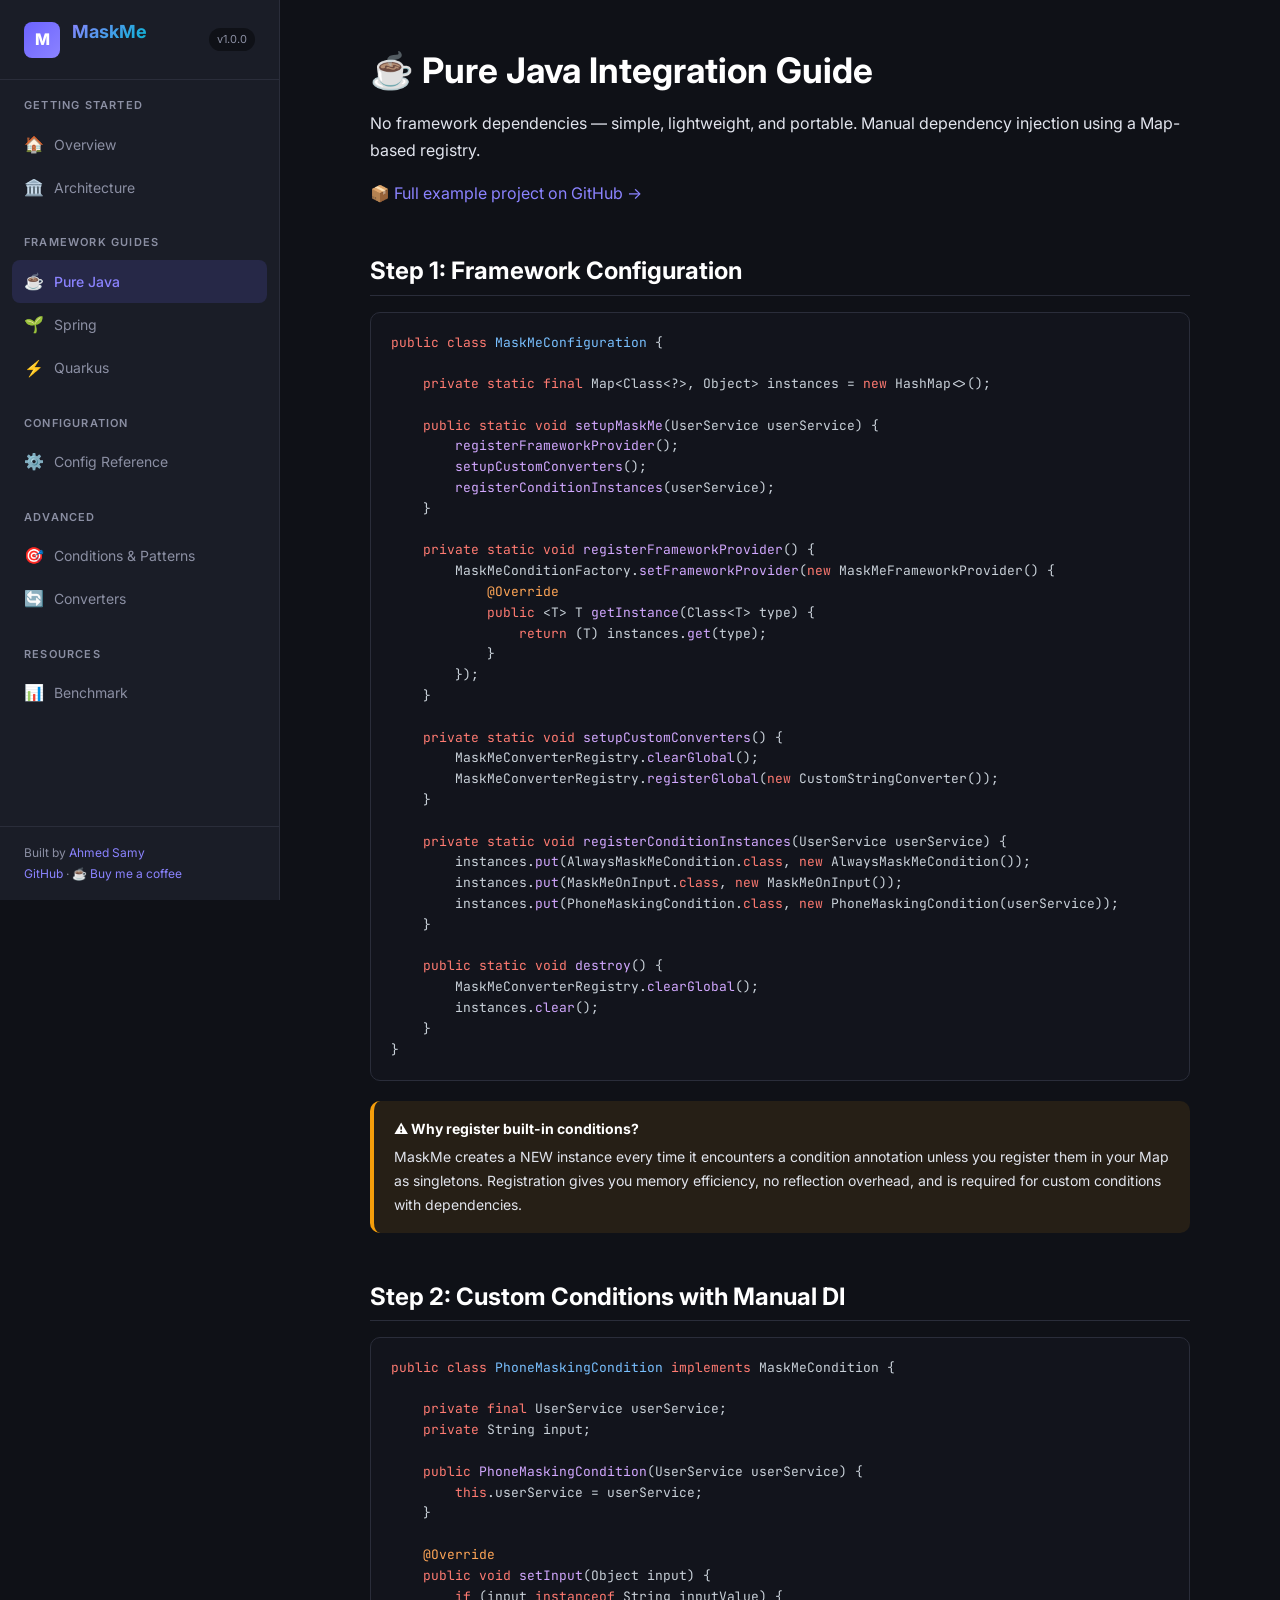
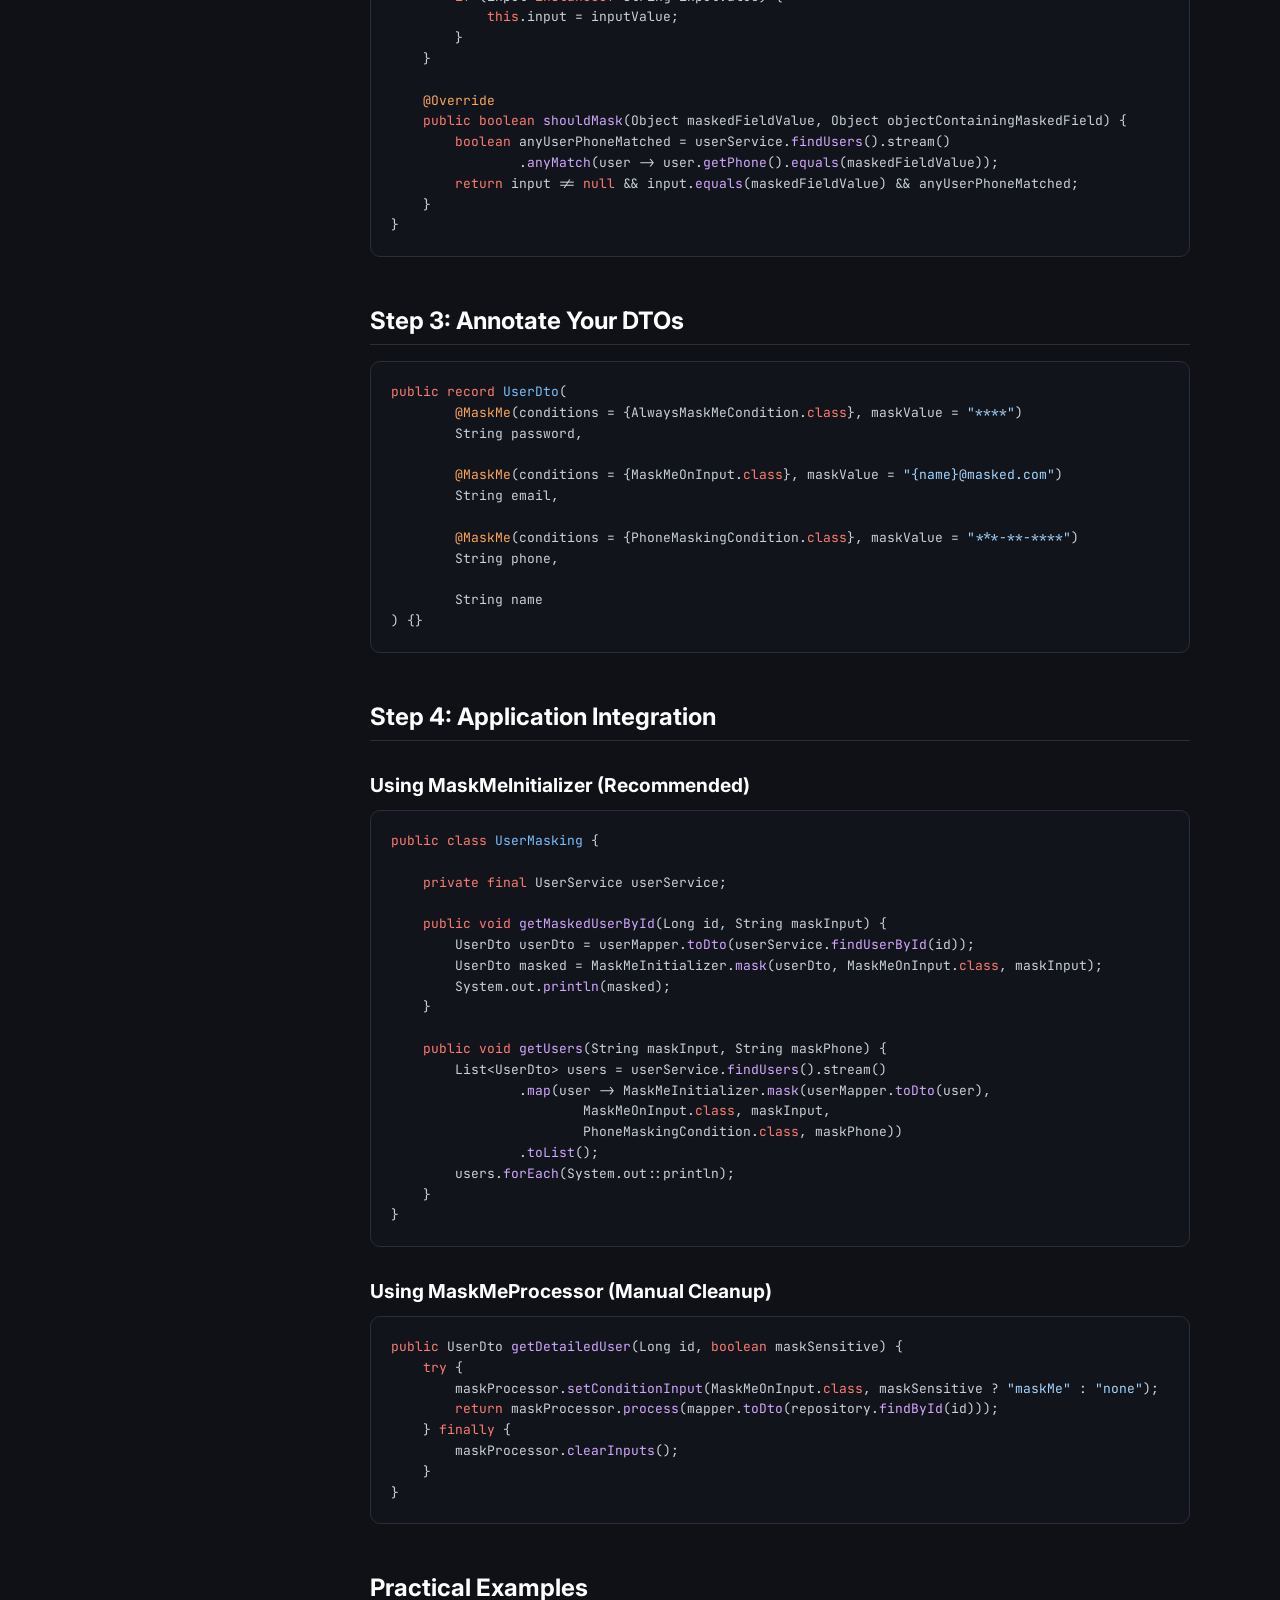
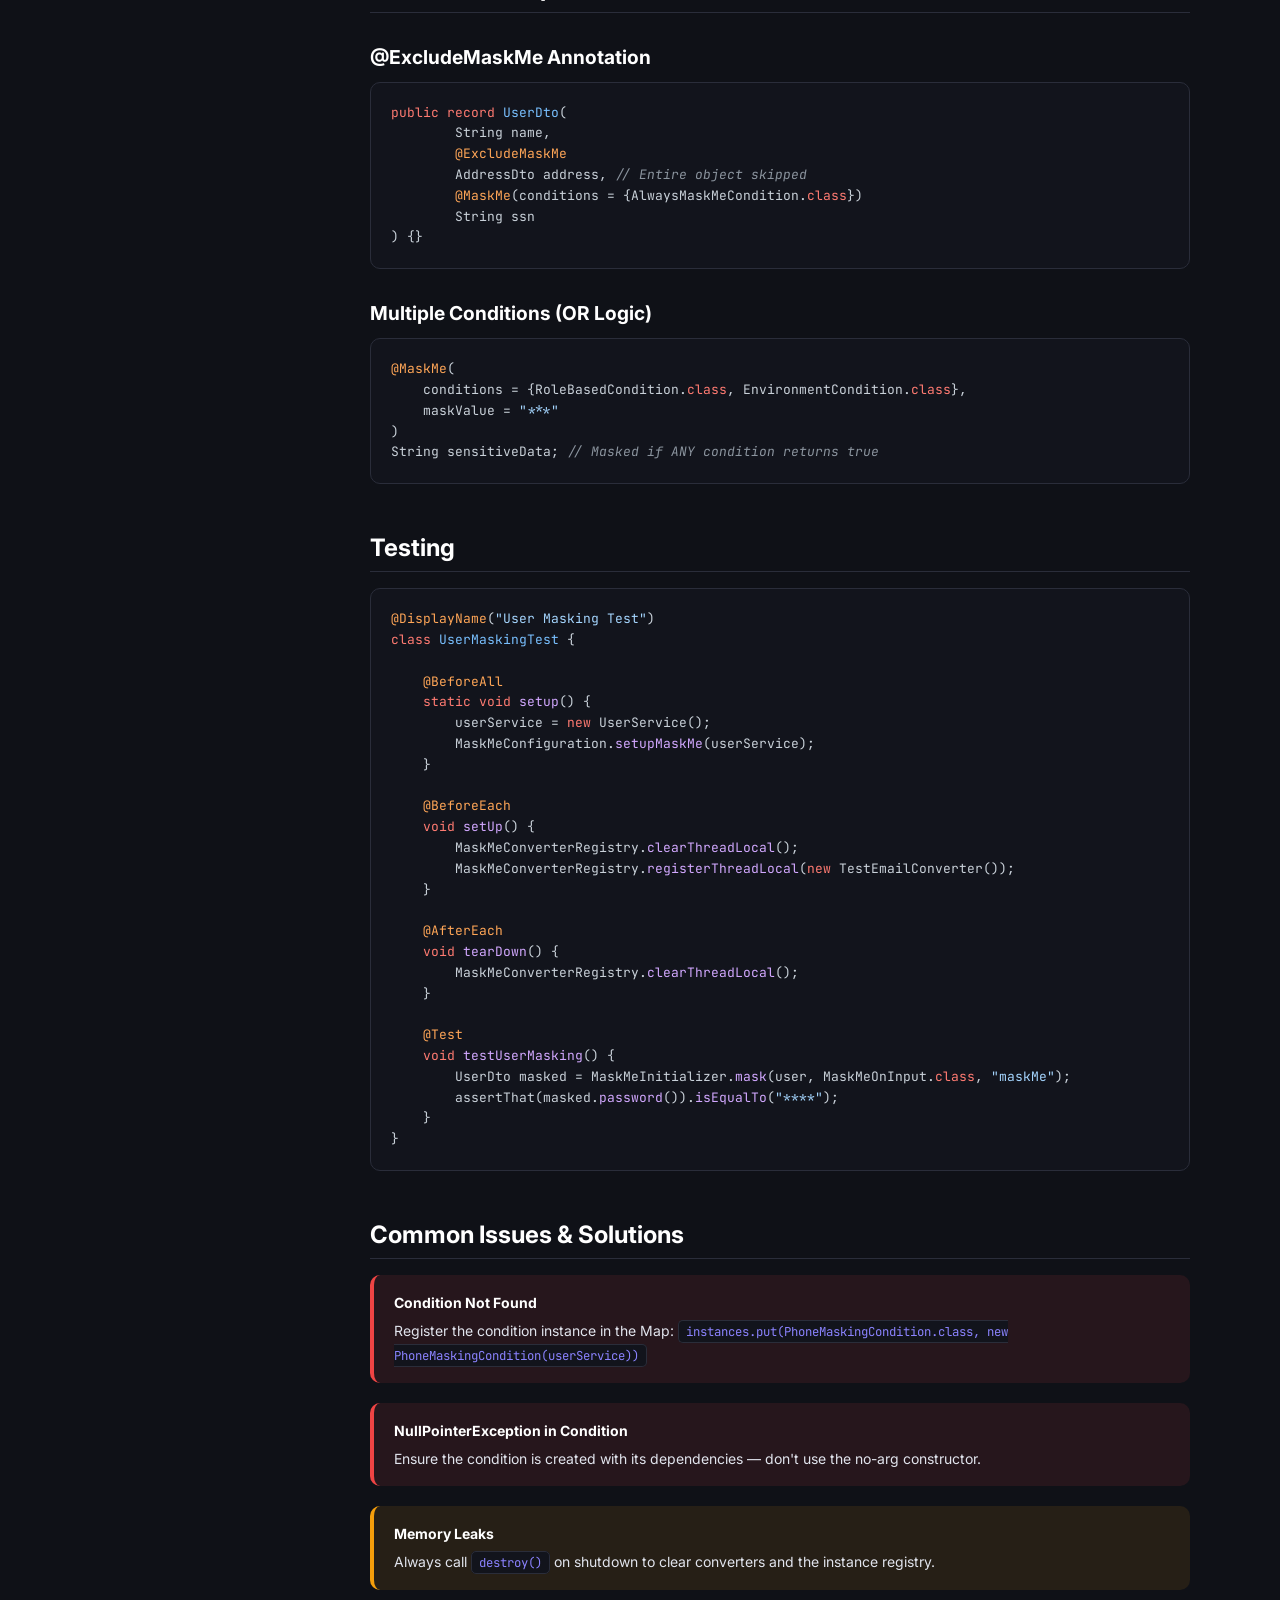
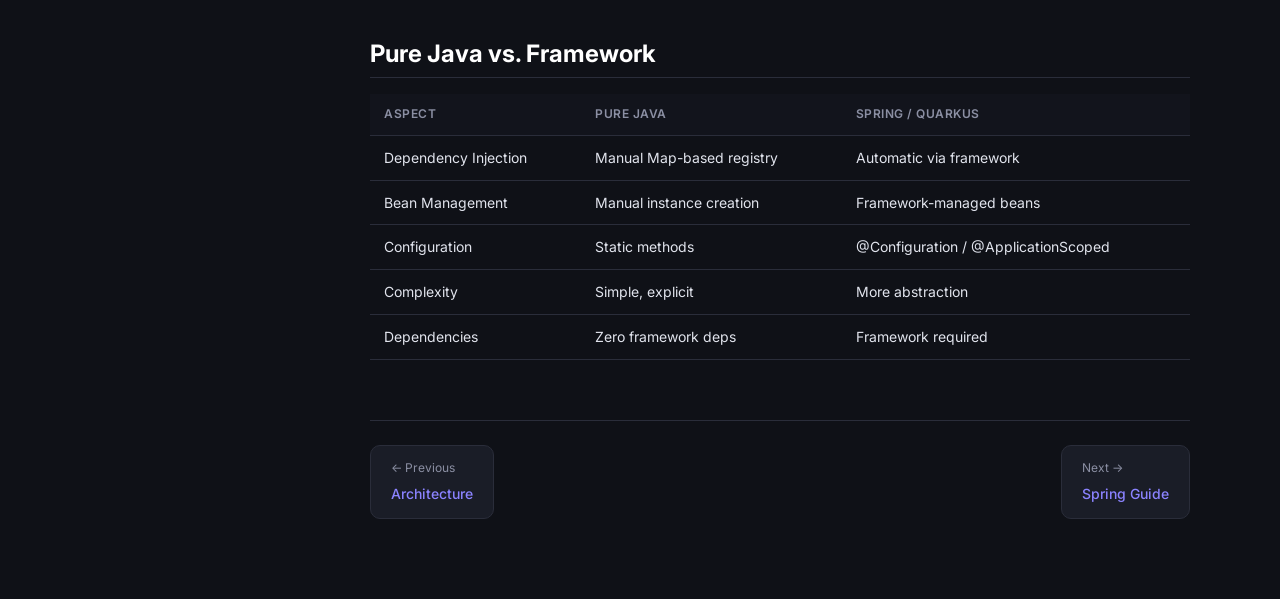
<file: website/pure-java.html>
<!DOCTYPE html>
<html lang="en">
<head>
  <meta charset="UTF-8">
  <meta name="viewport" content="width=device-width, initial-scale=1.0">
  <title>Pure Java Guide – MaskMe</title>
  <link rel="preconnect" href="https://fonts.googleapis.com">
  <link href="https://fonts.googleapis.com/css2?family=Inter:wght@400;500;600;700;800&family=JetBrains+Mono:wght@400;500&display=swap" rel="stylesheet">
  <link rel="stylesheet" href="css/style.css">
</head>
<body>
<button class="menu-toggle" aria-label="Toggle menu">☰</button>
<div class="sidebar-overlay"></div>

<div class="layout">
  <aside class="sidebar">
    <div class="sidebar-header">
      <div class="logo">M</div>
      <h1>MaskMe</h1>
      <span class="version">v1.0.0</span>
    </div>
    <nav class="sidebar-nav">
      <div class="nav-section">
        <div class="nav-section-title">Getting Started</div>
        <a href="index.html" class="nav-link"><span class="icon">🏠</span> Overview</a>
        <a href="architecture.html" class="nav-link"><span class="icon">🏛️</span> Architecture</a>
      </div>
      <div class="nav-section">
        <div class="nav-section-title">Framework Guides</div>
        <a href="pure-java.html" class="nav-link active"><span class="icon">☕</span> Pure Java</a>
        <a href="spring.html" class="nav-link"><span class="icon">🌱</span> Spring</a>
        <a href="quarkus.html" class="nav-link"><span class="icon">⚡</span> Quarkus</a>
      </div>
      <div class="nav-section">
        <div class="nav-section-title">Configuration</div>
        <a href="configuration.html" class="nav-link"><span class="icon">⚙️</span> Config Reference</a>
      </div>
      <div class="nav-section">
        <div class="nav-section-title">Advanced</div>
        <a href="conditions.html" class="nav-link"><span class="icon">🎯</span> Conditions &amp; Patterns</a>
        <a href="converters.html" class="nav-link"><span class="icon">🔄</span> Converters</a>
      </div>
      <div class="nav-section">
        <div class="nav-section-title">Resources</div>
        <a href="benchmark.html" class="nav-link"><span class="icon">📊</span> Benchmark</a>
      </div>
    </nav>
    <div class="sidebar-footer">
      Built by <a href="https://www.linkedin.com/in/java-msdt/" target="_blank">Ahmed Samy</a><br>
      <a href="https://github.com/JAVA-MSDT/maskme" target="_blank">GitHub</a> · <a href="https://revolut.me/ahmedsamy85" target="_blank">☕ Buy me a coffee</a>
    </div>
  </aside>

  <main class="main">
    <div class="content">

      <h1>☕ Pure Java Integration Guide</h1>
      <p>No framework dependencies — simple, lightweight, and portable. Manual dependency injection using a Map-based registry.</p>
      <p><a href="https://github.com/JAVA-MSDT/MaskMe-Guide/tree/main/Pure-java-maskme" target="_blank">📦 Full example project on GitHub →</a></p>

      <!-- Step 1 -->
      <h2 id="configuration">Step 1: Framework Configuration</h2>
<pre><span class="kw">public class</span> <span class="tp">MaskMeConfiguration</span> {

    <span class="kw">private static final</span> Map&lt;Class&lt;?&gt;, Object&gt; instances = <span class="kw">new</span> HashMap&lt;&gt;();

    <span class="kw">public static void</span> <span class="fn">setupMaskMe</span>(UserService userService) {
        <span class="fn">registerFrameworkProvider</span>();
        <span class="fn">setupCustomConverters</span>();
        <span class="fn">registerConditionInstances</span>(userService);
    }

    <span class="kw">private static void</span> <span class="fn">registerFrameworkProvider</span>() {
        MaskMeConditionFactory.<span class="fn">setFrameworkProvider</span>(<span class="kw">new</span> MaskMeFrameworkProvider() {
            <span class="an">@Override</span>
            <span class="kw">public</span> &lt;T&gt; T <span class="fn">getInstance</span>(Class&lt;T&gt; type) {
                <span class="kw">return</span> (T) instances.<span class="fn">get</span>(type);
            }
        });
    }

    <span class="kw">private static void</span> <span class="fn">setupCustomConverters</span>() {
        MaskMeConverterRegistry.<span class="fn">clearGlobal</span>();
        MaskMeConverterRegistry.<span class="fn">registerGlobal</span>(<span class="kw">new</span> CustomStringConverter());
    }

    <span class="kw">private static void</span> <span class="fn">registerConditionInstances</span>(UserService userService) {
        instances.<span class="fn">put</span>(AlwaysMaskMeCondition.<span class="kw">class</span>, <span class="kw">new</span> AlwaysMaskMeCondition());
        instances.<span class="fn">put</span>(MaskMeOnInput.<span class="kw">class</span>, <span class="kw">new</span> MaskMeOnInput());
        instances.<span class="fn">put</span>(PhoneMaskingCondition.<span class="kw">class</span>, <span class="kw">new</span> PhoneMaskingCondition(userService));
    }

    <span class="kw">public static void</span> <span class="fn">destroy</span>() {
        MaskMeConverterRegistry.<span class="fn">clearGlobal</span>();
        instances.<span class="fn">clear</span>();
    }
}</pre>

      <div class="callout warn">
        <strong>⚠️ Why register built-in conditions?</strong>
        MaskMe creates a NEW instance every time it encounters a condition annotation unless you register them in your Map as singletons. Registration gives you memory efficiency, no reflection overhead, and is required for custom conditions with dependencies.
      </div>

      <!-- Step 2 -->
      <h2 id="custom-conditions">Step 2: Custom Conditions with Manual DI</h2>
<pre><span class="kw">public class</span> <span class="tp">PhoneMaskingCondition</span> <span class="kw">implements</span> MaskMeCondition {

    <span class="kw">private final</span> UserService userService;
    <span class="kw">private</span> String input;

    <span class="kw">public</span> <span class="fn">PhoneMaskingCondition</span>(UserService userService) {
        <span class="kw">this</span>.userService = userService;
    }

    <span class="an">@Override</span>
    <span class="kw">public void</span> <span class="fn">setInput</span>(Object input) {
        <span class="kw">if</span> (input <span class="kw">instanceof</span> String inputValue) {
            <span class="kw">this</span>.input = inputValue;
        }
    }

    <span class="an">@Override</span>
    <span class="kw">public boolean</span> <span class="fn">shouldMask</span>(Object maskedFieldValue, Object objectContainingMaskedField) {
        <span class="kw">boolean</span> anyUserPhoneMatched = userService.<span class="fn">findUsers</span>().stream()
                .<span class="fn">anyMatch</span>(user -> user.<span class="fn">getPhone</span>().<span class="fn">equals</span>(maskedFieldValue));
        <span class="kw">return</span> input != <span class="kw">null</span> && input.<span class="fn">equals</span>(maskedFieldValue) && anyUserPhoneMatched;
    }
}</pre>

      <!-- Step 3 -->
      <h2 id="dto-usage">Step 3: Annotate Your DTOs</h2>
<pre><span class="kw">public record</span> <span class="tp">UserDto</span>(
        <span class="an">@MaskMe</span>(conditions = {AlwaysMaskMeCondition.<span class="kw">class</span>}, maskValue = <span class="str">"****"</span>)
        String password,

        <span class="an">@MaskMe</span>(conditions = {MaskMeOnInput.<span class="kw">class</span>}, maskValue = <span class="str">"{name}@masked.com"</span>)
        String email,

        <span class="an">@MaskMe</span>(conditions = {PhoneMaskingCondition.<span class="kw">class</span>}, maskValue = <span class="str">"***-**-****"</span>)
        String phone,

        String name
) {}</pre>

      <!-- Step 4 -->
      <h2 id="application">Step 4: Application Integration</h2>

      <h3>Using MaskMeInitializer (Recommended)</h3>
<pre><span class="kw">public class</span> <span class="tp">UserMasking</span> {

    <span class="kw">private final</span> UserService userService;

    <span class="kw">public void</span> <span class="fn">getMaskedUserById</span>(Long id, String maskInput) {
        UserDto userDto = userMapper.<span class="fn">toDto</span>(userService.<span class="fn">findUserById</span>(id));
        UserDto masked = MaskMeInitializer.<span class="fn">mask</span>(userDto, MaskMeOnInput.<span class="kw">class</span>, maskInput);
        System.out.<span class="fn">println</span>(masked);
    }

    <span class="kw">public void</span> <span class="fn">getUsers</span>(String maskInput, String maskPhone) {
        List&lt;UserDto&gt; users = userService.<span class="fn">findUsers</span>().stream()
                .<span class="fn">map</span>(user -> MaskMeInitializer.<span class="fn">mask</span>(userMapper.<span class="fn">toDto</span>(user),
                        MaskMeOnInput.<span class="kw">class</span>, maskInput,
                        PhoneMaskingCondition.<span class="kw">class</span>, maskPhone))
                .<span class="fn">toList</span>();
        users.<span class="fn">forEach</span>(System.out::println);
    }
}</pre>

      <h3>Using MaskMeProcessor (Manual Cleanup)</h3>
<pre><span class="kw">public</span> UserDto <span class="fn">getDetailedUser</span>(Long id, <span class="kw">boolean</span> maskSensitive) {
    <span class="kw">try</span> {
        maskProcessor.<span class="fn">setConditionInput</span>(MaskMeOnInput.<span class="kw">class</span>, maskSensitive ? <span class="str">"maskMe"</span> : <span class="str">"none"</span>);
        <span class="kw">return</span> maskProcessor.<span class="fn">process</span>(mapper.<span class="fn">toDto</span>(repository.<span class="fn">findById</span>(id)));
    } <span class="kw">finally</span> {
        maskProcessor.<span class="fn">clearInputs</span>();
    }
}</pre>

      <!-- Practical Examples -->
      <h2 id="examples">Practical Examples</h2>

      <h3>@ExcludeMaskMe Annotation</h3>
<pre><span class="kw">public record</span> <span class="tp">UserDto</span>(
        String name,
        <span class="an">@ExcludeMaskMe</span>
        AddressDto address, <span class="cm">// Entire object skipped</span>
        <span class="an">@MaskMe</span>(conditions = {AlwaysMaskMeCondition.<span class="kw">class</span>})
        String ssn
) {}</pre>

      <h3>Multiple Conditions (OR Logic)</h3>
<pre><span class="an">@MaskMe</span>(
    conditions = {RoleBasedCondition.<span class="kw">class</span>, EnvironmentCondition.<span class="kw">class</span>},
    maskValue = <span class="str">"***"</span>
)
String sensitiveData; <span class="cm">// Masked if ANY condition returns true</span></pre>

      <!-- Testing -->
      <h2 id="testing">Testing</h2>
<pre><span class="an">@DisplayName</span>(<span class="str">"User Masking Test"</span>)
<span class="kw">class</span> <span class="tp">UserMaskingTest</span> {

    <span class="an">@BeforeAll</span>
    <span class="kw">static void</span> <span class="fn">setup</span>() {
        userService = <span class="kw">new</span> UserService();
        MaskMeConfiguration.<span class="fn">setupMaskMe</span>(userService);
    }

    <span class="an">@BeforeEach</span>
    <span class="kw">void</span> <span class="fn">setUp</span>() {
        MaskMeConverterRegistry.<span class="fn">clearThreadLocal</span>();
        MaskMeConverterRegistry.<span class="fn">registerThreadLocal</span>(<span class="kw">new</span> TestEmailConverter());
    }

    <span class="an">@AfterEach</span>
    <span class="kw">void</span> <span class="fn">tearDown</span>() {
        MaskMeConverterRegistry.<span class="fn">clearThreadLocal</span>();
    }

    <span class="an">@Test</span>
    <span class="kw">void</span> <span class="fn">testUserMasking</span>() {
        UserDto masked = MaskMeInitializer.<span class="fn">mask</span>(user, MaskMeOnInput.<span class="kw">class</span>, <span class="str">"maskMe"</span>);
        assertThat(masked.<span class="fn">password</span>()).<span class="fn">isEqualTo</span>(<span class="str">"****"</span>);
    }
}</pre>

      <!-- Common Issues -->
      <h2 id="issues">Common Issues &amp; Solutions</h2>
      <div class="callout danger">
        <strong>Condition Not Found</strong>
        Register the condition instance in the Map: <code>instances.put(PhoneMaskingCondition.class, new PhoneMaskingCondition(userService))</code>
      </div>
      <div class="callout danger">
        <strong>NullPointerException in Condition</strong>
        Ensure the condition is created with its dependencies — don't use the no-arg constructor.
      </div>
      <div class="callout warn">
        <strong>Memory Leaks</strong>
        Always call <code>destroy()</code> on shutdown to clear converters and the instance registry.
      </div>

      <!-- Comparison -->
      <h2 id="comparison">Pure Java vs. Framework</h2>
      <table>
        <thead><tr><th>Aspect</th><th>Pure Java</th><th>Spring / Quarkus</th></tr></thead>
        <tbody>
          <tr><td>Dependency Injection</td><td>Manual Map-based registry</td><td>Automatic via framework</td></tr>
          <tr><td>Bean Management</td><td>Manual instance creation</td><td>Framework-managed beans</td></tr>
          <tr><td>Configuration</td><td>Static methods</td><td>@Configuration / @ApplicationScoped</td></tr>
          <tr><td>Complexity</td><td>Simple, explicit</td><td>More abstraction</td></tr>
          <tr><td>Dependencies</td><td>Zero framework deps</td><td>Framework required</td></tr>
        </tbody>
      </table>

      <!-- Page Nav -->
      <div class="page-nav">
        <a href="architecture.html">
          <span class="label">← Previous</span>
          <span class="title">Architecture</span>
        </a>
        <a href="spring.html">
          <span class="label">Next →</span>
          <span class="title">Spring Guide</span>
        </a>
      </div>

    </div>
  </main>
</div>

<script src="js/main.js"></script>
</body>
</html>
</file>
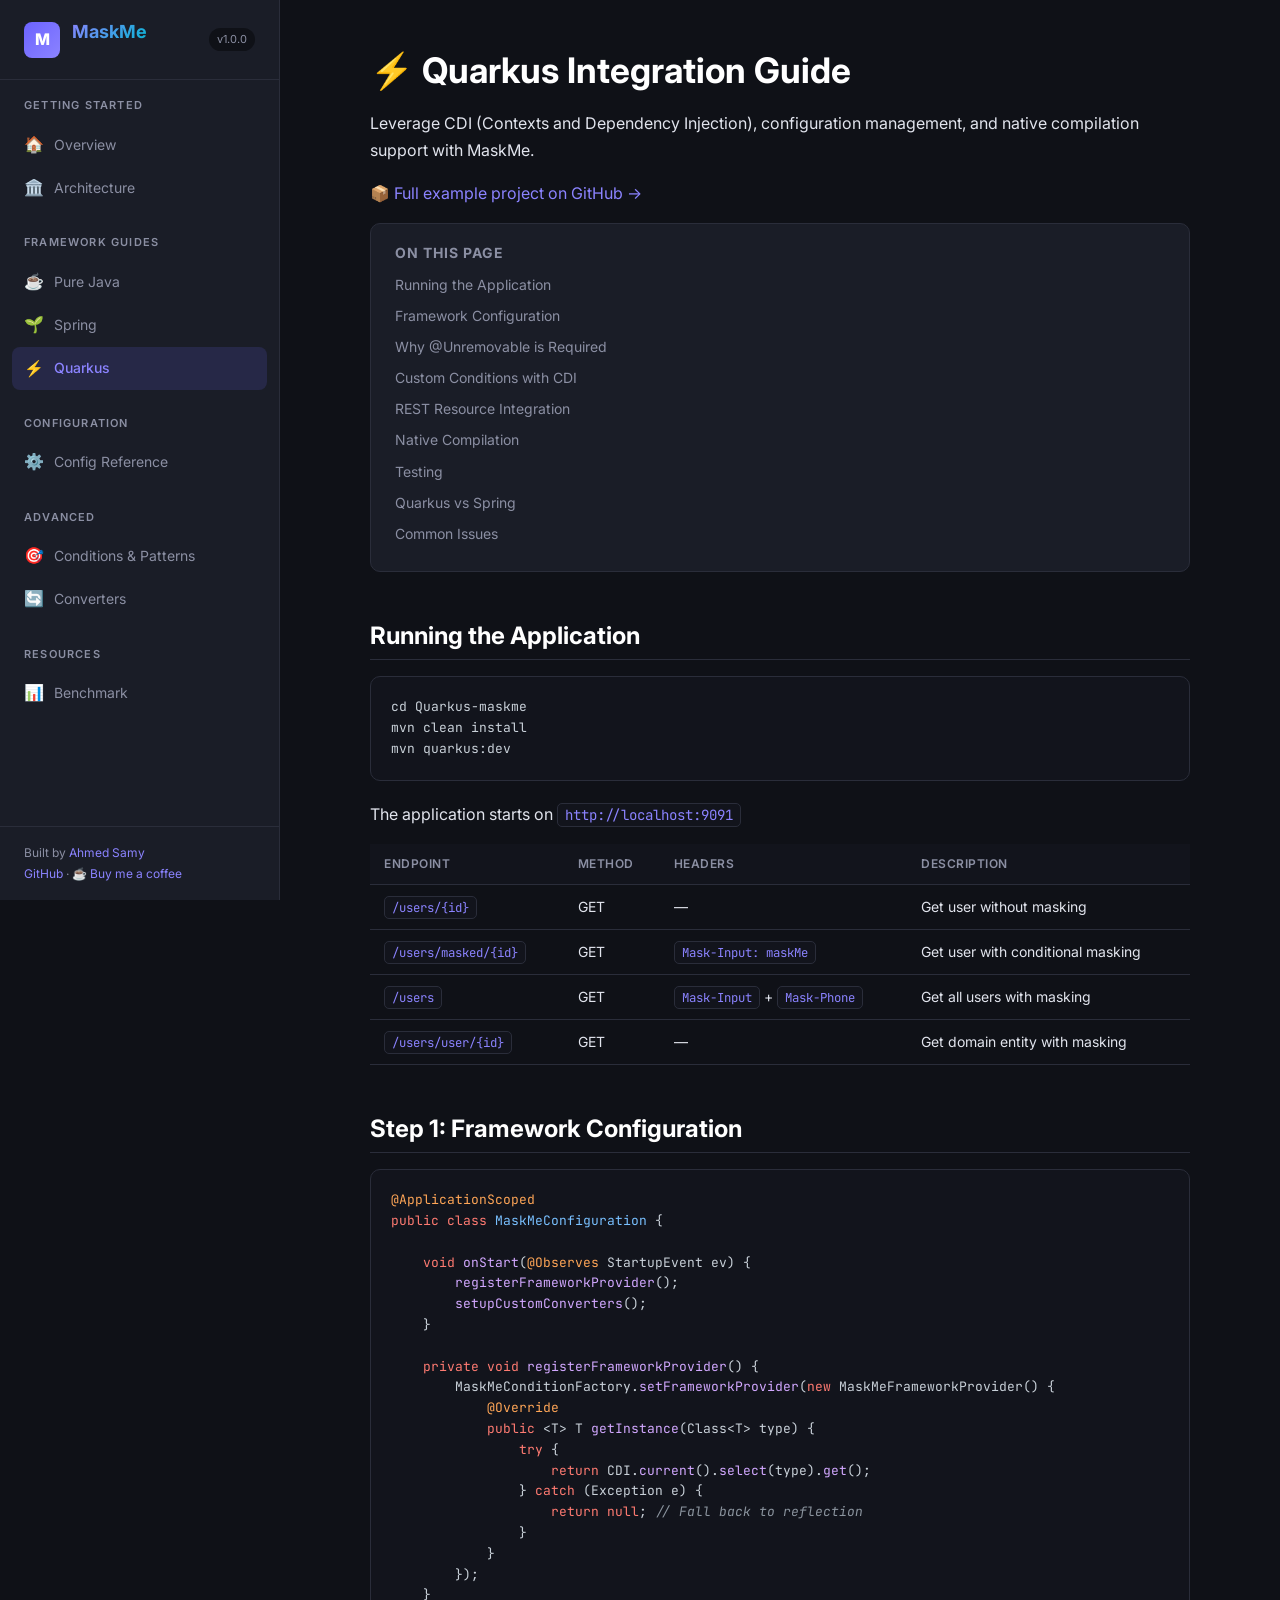
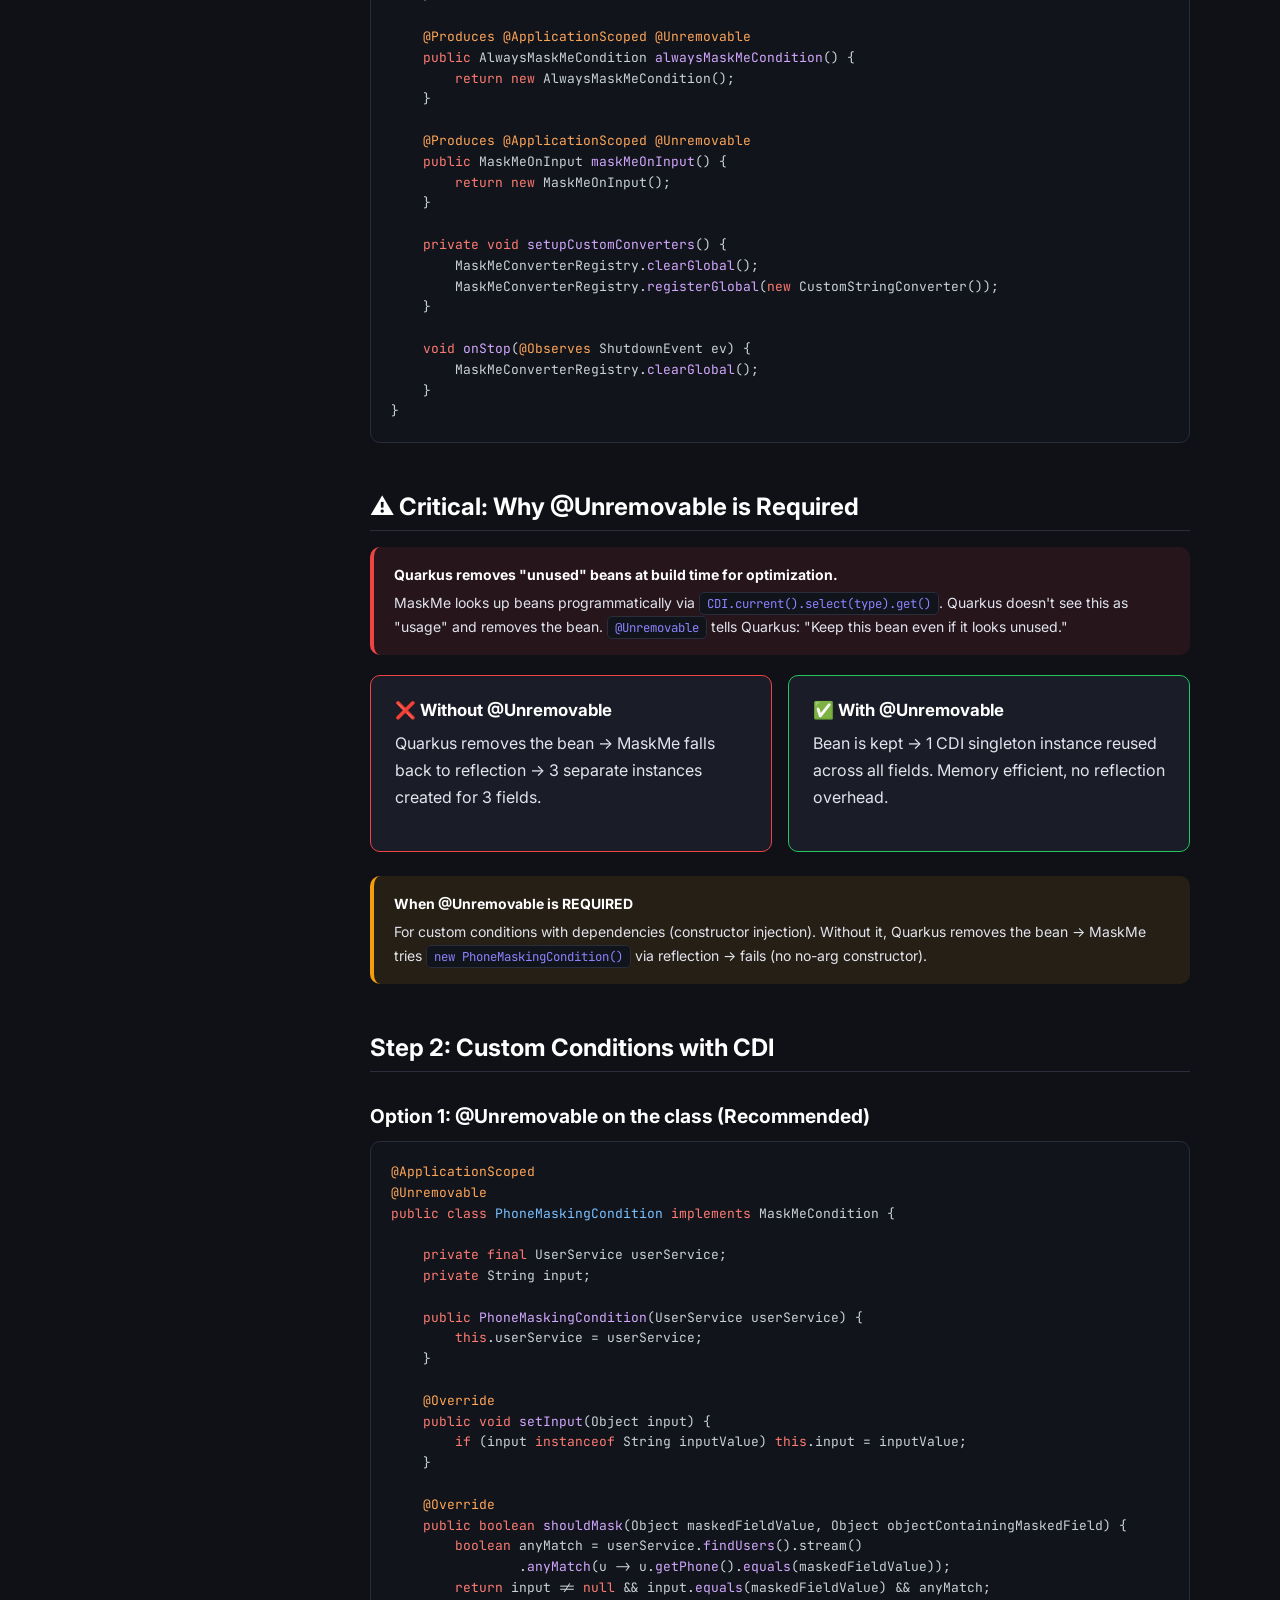
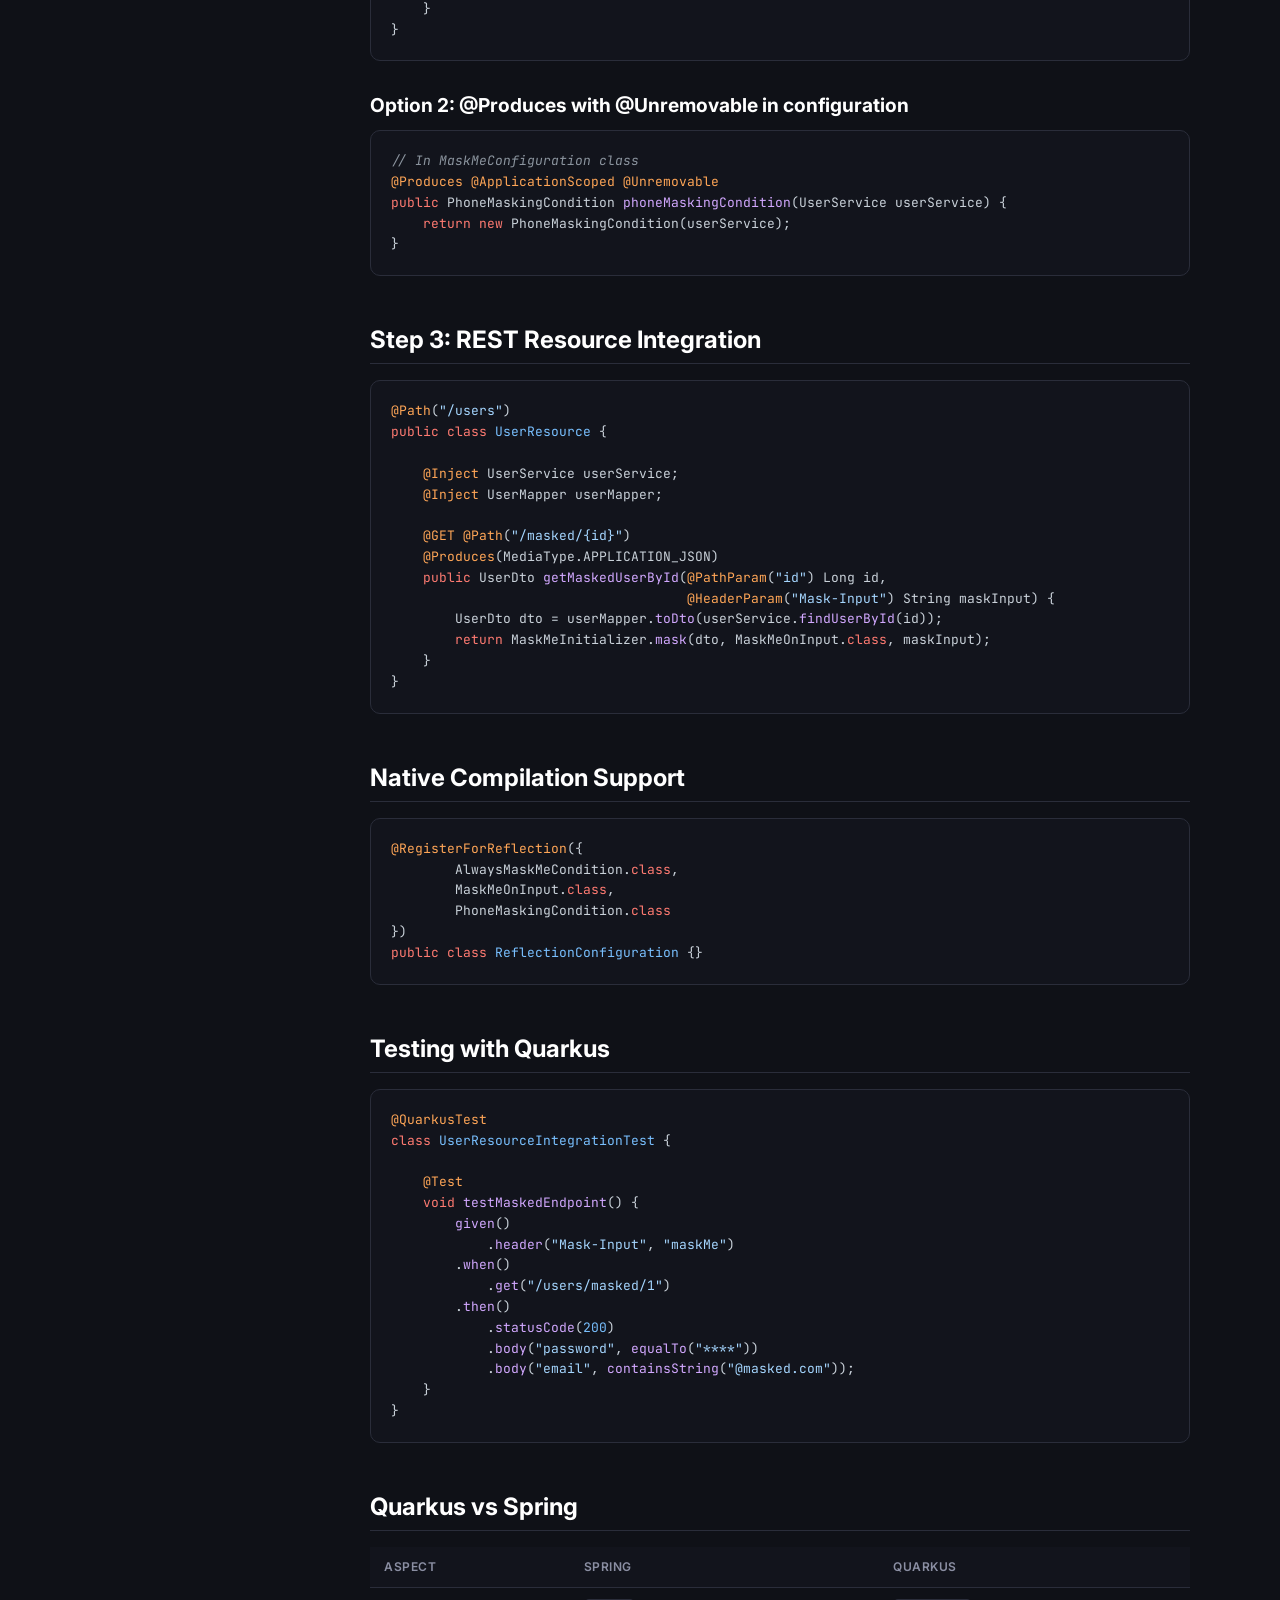
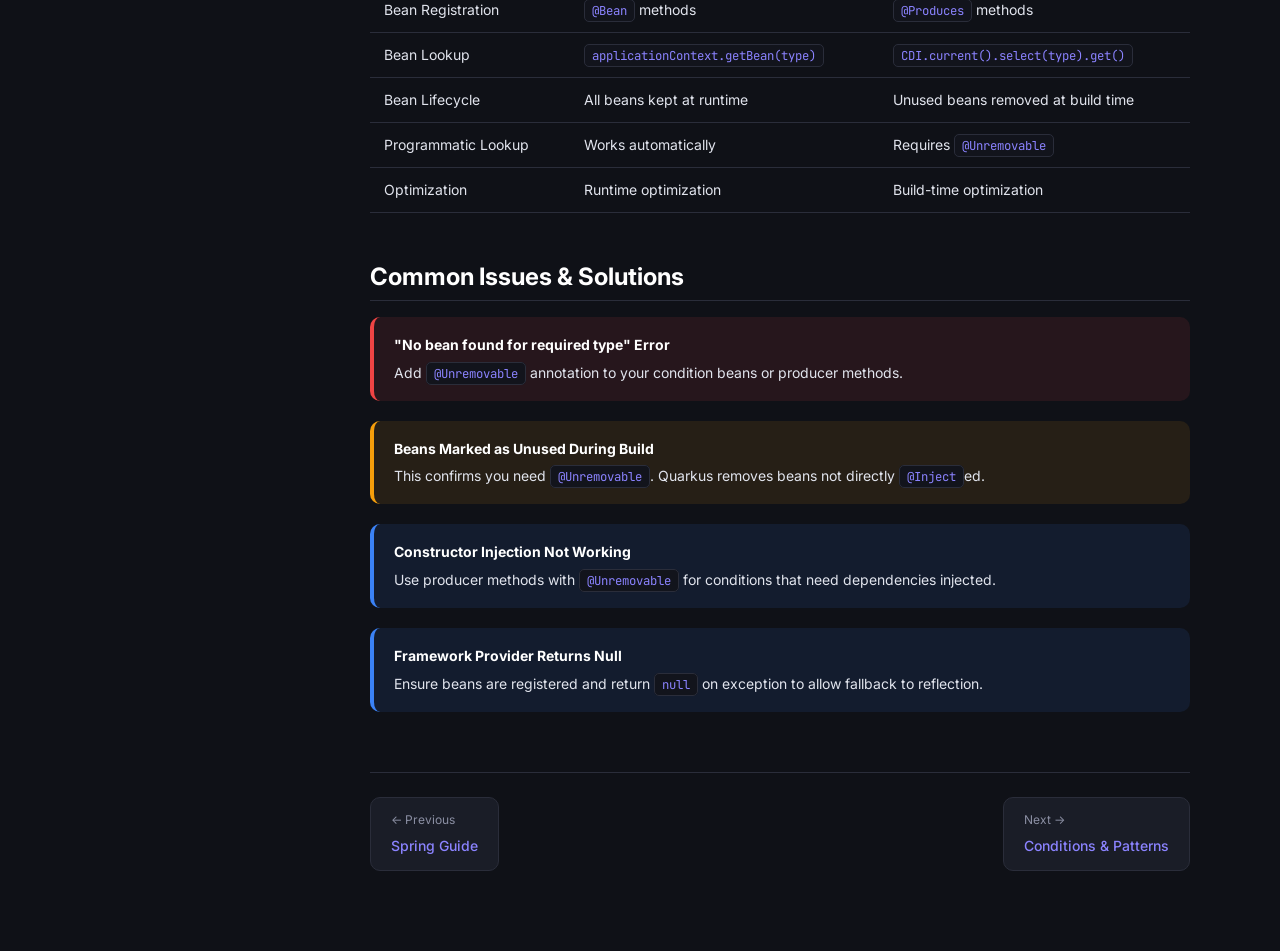
<file: website/quarkus.html>
<!DOCTYPE html>
<html lang="en">
<head>
  <meta charset="UTF-8">
  <meta name="viewport" content="width=device-width, initial-scale=1.0">
  <title>Quarkus Guide – MaskMe</title>
  <link rel="preconnect" href="https://fonts.googleapis.com">
  <link href="https://fonts.googleapis.com/css2?family=Inter:wght@400;500;600;700;800&family=JetBrains+Mono:wght@400;500&display=swap" rel="stylesheet">
  <link rel="stylesheet" href="css/style.css">
</head>
<body>
<button class="menu-toggle" aria-label="Toggle menu">☰</button>
<div class="sidebar-overlay"></div>

<div class="layout">
  <aside class="sidebar">
    <div class="sidebar-header">
      <div class="logo">M</div>
      <h1>MaskMe</h1>
      <span class="version">v1.0.0</span>
    </div>
    <nav class="sidebar-nav">
      <div class="nav-section">
        <div class="nav-section-title">Getting Started</div>
        <a href="index.html" class="nav-link"><span class="icon">🏠</span> Overview</a>
        <a href="architecture.html" class="nav-link"><span class="icon">🏛️</span> Architecture</a>
      </div>
      <div class="nav-section">
        <div class="nav-section-title">Framework Guides</div>
        <a href="pure-java.html" class="nav-link"><span class="icon">☕</span> Pure Java</a>
        <a href="spring.html" class="nav-link"><span class="icon">🌱</span> Spring</a>
        <a href="quarkus.html" class="nav-link active"><span class="icon">⚡</span> Quarkus</a>
      </div>
      <div class="nav-section">
        <div class="nav-section-title">Configuration</div>
        <a href="configuration.html" class="nav-link"><span class="icon">⚙️</span> Config Reference</a>
      </div>
      <div class="nav-section">
        <div class="nav-section-title">Advanced</div>
        <a href="conditions.html" class="nav-link"><span class="icon">🎯</span> Conditions &amp; Patterns</a>
        <a href="converters.html" class="nav-link"><span class="icon">🔄</span> Converters</a>
      </div>
      <div class="nav-section">
        <div class="nav-section-title">Resources</div>
        <a href="benchmark.html" class="nav-link"><span class="icon">📊</span> Benchmark</a>
      </div>
    </nav>
    <div class="sidebar-footer">
      Built by <a href="https://www.linkedin.com/in/java-msdt/" target="_blank">Ahmed Samy</a><br>
      <a href="https://github.com/JAVA-MSDT/maskme" target="_blank">GitHub</a> · <a href="https://revolut.me/ahmedsamy85" target="_blank">☕ Buy me a coffee</a>
    </div>
  </aside>

  <main class="main">
    <div class="content">

      <h1>⚡ Quarkus Integration Guide</h1>
      <p>Leverage CDI (Contexts and Dependency Injection), configuration management, and native compilation support with MaskMe.</p>
      <p><a href="https://github.com/JAVA-MSDT/MaskMe-Guide/tree/main/Quarkus-maskme" target="_blank">📦 Full example project on GitHub →</a></p>

      <div class="toc">
        <h4>On This Page</h4>
        <ul>
          <li><a href="#running">Running the Application</a></li>
          <li><a href="#configuration">Framework Configuration</a></li>
          <li><a href="#unremovable">Why @Unremovable is Required</a></li>
          <li><a href="#custom-conditions">Custom Conditions with CDI</a></li>
          <li><a href="#resource">REST Resource Integration</a></li>
          <li><a href="#native">Native Compilation</a></li>
          <li><a href="#testing">Testing</a></li>
          <li><a href="#differences">Quarkus vs Spring</a></li>
          <li><a href="#issues">Common Issues</a></li>
        </ul>
      </div>

      <!-- Running -->
      <h2 id="running">Running the Application</h2>
<pre>cd Quarkus-maskme
mvn clean install
mvn quarkus:dev</pre>
      <p>The application starts on <code>http://localhost:9091</code></p>

      <table>
        <thead><tr><th>Endpoint</th><th>Method</th><th>Headers</th><th>Description</th></tr></thead>
        <tbody>
          <tr><td><code>/users/{id}</code></td><td>GET</td><td>—</td><td>Get user without masking</td></tr>
          <tr><td><code>/users/masked/{id}</code></td><td>GET</td><td><code>Mask-Input: maskMe</code></td><td>Get user with conditional masking</td></tr>
          <tr><td><code>/users</code></td><td>GET</td><td><code>Mask-Input</code> + <code>Mask-Phone</code></td><td>Get all users with masking</td></tr>
          <tr><td><code>/users/user/{id}</code></td><td>GET</td><td>—</td><td>Get domain entity with masking</td></tr>
        </tbody>
      </table>

      <!-- Configuration -->
      <h2 id="configuration">Step 1: Framework Configuration</h2>
<pre><span class="an">@ApplicationScoped</span>
<span class="kw">public class</span> <span class="tp">MaskMeConfiguration</span> {

    <span class="kw">void</span> <span class="fn">onStart</span>(<span class="an">@Observes</span> StartupEvent ev) {
        <span class="fn">registerFrameworkProvider</span>();
        <span class="fn">setupCustomConverters</span>();
    }

    <span class="kw">private void</span> <span class="fn">registerFrameworkProvider</span>() {
        MaskMeConditionFactory.<span class="fn">setFrameworkProvider</span>(<span class="kw">new</span> MaskMeFrameworkProvider() {
            <span class="an">@Override</span>
            <span class="kw">public</span> &lt;T&gt; T <span class="fn">getInstance</span>(Class&lt;T&gt; type) {
                <span class="kw">try</span> {
                    <span class="kw">return</span> CDI.<span class="fn">current</span>().<span class="fn">select</span>(type).<span class="fn">get</span>();
                } <span class="kw">catch</span> (Exception e) {
                    <span class="kw">return null</span>; <span class="cm">// Fall back to reflection</span>
                }
            }
        });
    }

    <span class="an">@Produces</span> <span class="an">@ApplicationScoped</span> <span class="an">@Unremovable</span>
    <span class="kw">public</span> AlwaysMaskMeCondition <span class="fn">alwaysMaskMeCondition</span>() {
        <span class="kw">return new</span> AlwaysMaskMeCondition();
    }

    <span class="an">@Produces</span> <span class="an">@ApplicationScoped</span> <span class="an">@Unremovable</span>
    <span class="kw">public</span> MaskMeOnInput <span class="fn">maskMeOnInput</span>() {
        <span class="kw">return new</span> MaskMeOnInput();
    }

    <span class="kw">private void</span> <span class="fn">setupCustomConverters</span>() {
        MaskMeConverterRegistry.<span class="fn">clearGlobal</span>();
        MaskMeConverterRegistry.<span class="fn">registerGlobal</span>(<span class="kw">new</span> CustomStringConverter());
    }

    <span class="kw">void</span> <span class="fn">onStop</span>(<span class="an">@Observes</span> ShutdownEvent ev) {
        MaskMeConverterRegistry.<span class="fn">clearGlobal</span>();
    }
}</pre>

      <!-- @Unremovable -->
      <h2 id="unremovable">⚠️ Critical: Why @Unremovable is Required</h2>

      <div class="callout danger">
        <strong>Quarkus removes "unused" beans at build time for optimization.</strong>
        MaskMe looks up beans programmatically via <code>CDI.current().select(type).get()</code>. Quarkus doesn't see this as "usage" and removes the bean. <code>@Unremovable</code> tells Quarkus: "Keep this bean even if it looks unused."
      </div>

      <div class="compare">
        <div class="card bad">
          <h4>❌ Without @Unremovable</h4>
          <p>Quarkus removes the bean → MaskMe falls back to reflection → 3 separate instances created for 3 fields.</p>
        </div>
        <div class="card good">
          <h4>✅ With @Unremovable</h4>
          <p>Bean is kept → 1 CDI singleton instance reused across all fields. Memory efficient, no reflection overhead.</p>
        </div>
      </div>

      <div class="callout warn">
        <strong>When @Unremovable is REQUIRED</strong>
        For custom conditions with dependencies (constructor injection). Without it, Quarkus removes the bean → MaskMe tries <code>new PhoneMaskingCondition()</code> via reflection → fails (no no-arg constructor).
      </div>

      <!-- Custom Conditions -->
      <h2 id="custom-conditions">Step 2: Custom Conditions with CDI</h2>

      <h3>Option 1: @Unremovable on the class (Recommended)</h3>
<pre><span class="an">@ApplicationScoped</span>
<span class="an">@Unremovable</span>
<span class="kw">public class</span> <span class="tp">PhoneMaskingCondition</span> <span class="kw">implements</span> MaskMeCondition {

    <span class="kw">private final</span> UserService userService;
    <span class="kw">private</span> String input;

    <span class="kw">public</span> <span class="fn">PhoneMaskingCondition</span>(UserService userService) {
        <span class="kw">this</span>.userService = userService;
    }

    <span class="an">@Override</span>
    <span class="kw">public void</span> <span class="fn">setInput</span>(Object input) {
        <span class="kw">if</span> (input <span class="kw">instanceof</span> String inputValue) <span class="kw">this</span>.input = inputValue;
    }

    <span class="an">@Override</span>
    <span class="kw">public boolean</span> <span class="fn">shouldMask</span>(Object maskedFieldValue, Object objectContainingMaskedField) {
        <span class="kw">boolean</span> anyMatch = userService.<span class="fn">findUsers</span>().stream()
                .<span class="fn">anyMatch</span>(u -> u.<span class="fn">getPhone</span>().<span class="fn">equals</span>(maskedFieldValue));
        <span class="kw">return</span> input != <span class="kw">null</span> && input.<span class="fn">equals</span>(maskedFieldValue) && anyMatch;
    }
}</pre>

      <h3>Option 2: @Produces with @Unremovable in configuration</h3>
<pre><span class="cm">// In MaskMeConfiguration class</span>
<span class="an">@Produces</span> <span class="an">@ApplicationScoped</span> <span class="an">@Unremovable</span>
<span class="kw">public</span> PhoneMaskingCondition <span class="fn">phoneMaskingCondition</span>(UserService userService) {
    <span class="kw">return new</span> PhoneMaskingCondition(userService);
}</pre>

      <!-- REST Resource -->
      <h2 id="resource">Step 3: REST Resource Integration</h2>
<pre><span class="an">@Path</span>(<span class="str">"/users"</span>)
<span class="kw">public class</span> <span class="tp">UserResource</span> {

    <span class="an">@Inject</span> UserService userService;
    <span class="an">@Inject</span> UserMapper userMapper;

    <span class="an">@GET</span> <span class="an">@Path</span>(<span class="str">"/masked/{id}"</span>)
    <span class="an">@Produces</span>(MediaType.APPLICATION_JSON)
    <span class="kw">public</span> UserDto <span class="fn">getMaskedUserById</span>(<span class="an">@PathParam</span>(<span class="str">"id"</span>) Long id,
                                     <span class="an">@HeaderParam</span>(<span class="str">"Mask-Input"</span>) String maskInput) {
        UserDto dto = userMapper.<span class="fn">toDto</span>(userService.<span class="fn">findUserById</span>(id));
        <span class="kw">return</span> MaskMeInitializer.<span class="fn">mask</span>(dto, MaskMeOnInput.<span class="kw">class</span>, maskInput);
    }
}</pre>

      <!-- Native -->
      <h2 id="native">Native Compilation Support</h2>
<pre><span class="an">@RegisterForReflection</span>({
        AlwaysMaskMeCondition.<span class="kw">class</span>,
        MaskMeOnInput.<span class="kw">class</span>,
        PhoneMaskingCondition.<span class="kw">class</span>
})
<span class="kw">public class</span> <span class="tp">ReflectionConfiguration</span> {}</pre>

      <!-- Testing -->
      <h2 id="testing">Testing with Quarkus</h2>
<pre><span class="an">@QuarkusTest</span>
<span class="kw">class</span> <span class="tp">UserResourceIntegrationTest</span> {

    <span class="an">@Test</span>
    <span class="kw">void</span> <span class="fn">testMaskedEndpoint</span>() {
        <span class="fn">given</span>()
            .<span class="fn">header</span>(<span class="str">"Mask-Input"</span>, <span class="str">"maskMe"</span>)
        .<span class="fn">when</span>()
            .<span class="fn">get</span>(<span class="str">"/users/masked/1"</span>)
        .<span class="fn">then</span>()
            .<span class="fn">statusCode</span>(<span class="num">200</span>)
            .<span class="fn">body</span>(<span class="str">"password"</span>, <span class="fn">equalTo</span>(<span class="str">"****"</span>))
            .<span class="fn">body</span>(<span class="str">"email"</span>, <span class="fn">containsString</span>(<span class="str">"@masked.com"</span>));
    }
}</pre>

      <!-- Differences -->
      <h2 id="differences">Quarkus vs Spring</h2>
      <table>
        <thead><tr><th>Aspect</th><th>Spring</th><th>Quarkus</th></tr></thead>
        <tbody>
          <tr><td>Bean Registration</td><td><code>@Bean</code> methods</td><td><code>@Produces</code> methods</td></tr>
          <tr><td>Bean Lookup</td><td><code>applicationContext.getBean(type)</code></td><td><code>CDI.current().select(type).get()</code></td></tr>
          <tr><td>Bean Lifecycle</td><td>All beans kept at runtime</td><td>Unused beans removed at build time</td></tr>
          <tr><td>Programmatic Lookup</td><td>Works automatically</td><td>Requires <code>@Unremovable</code></td></tr>
          <tr><td>Optimization</td><td>Runtime optimization</td><td>Build-time optimization</td></tr>
        </tbody>
      </table>

      <!-- Common Issues -->
      <h2 id="issues">Common Issues &amp; Solutions</h2>
      <div class="callout danger">
        <strong>"No bean found for required type" Error</strong>
        Add <code>@Unremovable</code> annotation to your condition beans or producer methods.
      </div>
      <div class="callout warn">
        <strong>Beans Marked as Unused During Build</strong>
        This confirms you need <code>@Unremovable</code>. Quarkus removes beans not directly <code>@Inject</code>ed.
      </div>
      <div class="callout info">
        <strong>Constructor Injection Not Working</strong>
        Use producer methods with <code>@Unremovable</code> for conditions that need dependencies injected.
      </div>
      <div class="callout info">
        <strong>Framework Provider Returns Null</strong>
        Ensure beans are registered and return <code>null</code> on exception to allow fallback to reflection.
      </div>

      <!-- Page Nav -->
      <div class="page-nav">
        <a href="spring.html">
          <span class="label">← Previous</span>
          <span class="title">Spring Guide</span>
        </a>
        <a href="conditions.html">
          <span class="label">Next →</span>
          <span class="title">Conditions &amp; Patterns</span>
        </a>
      </div>

    </div>
  </main>
</div>

<script src="js/main.js"></script>
</body>
</html>
</file>
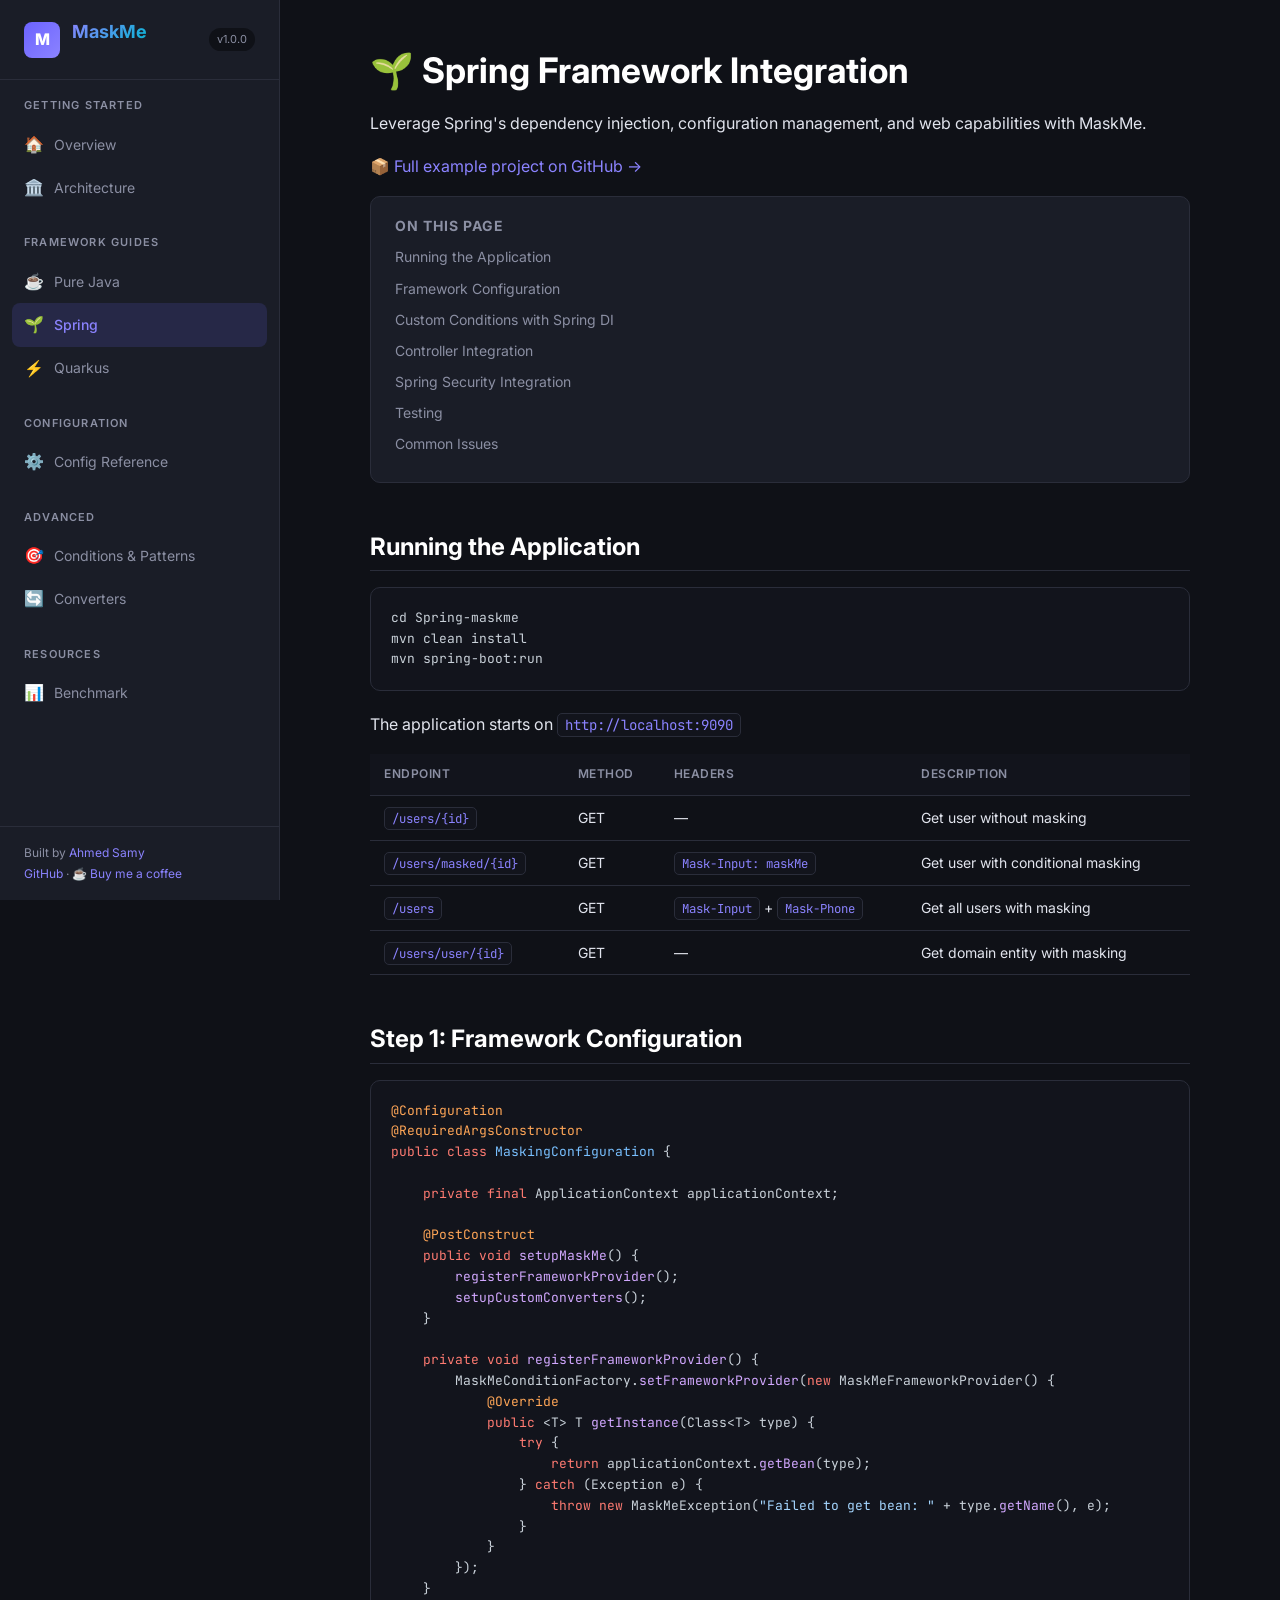
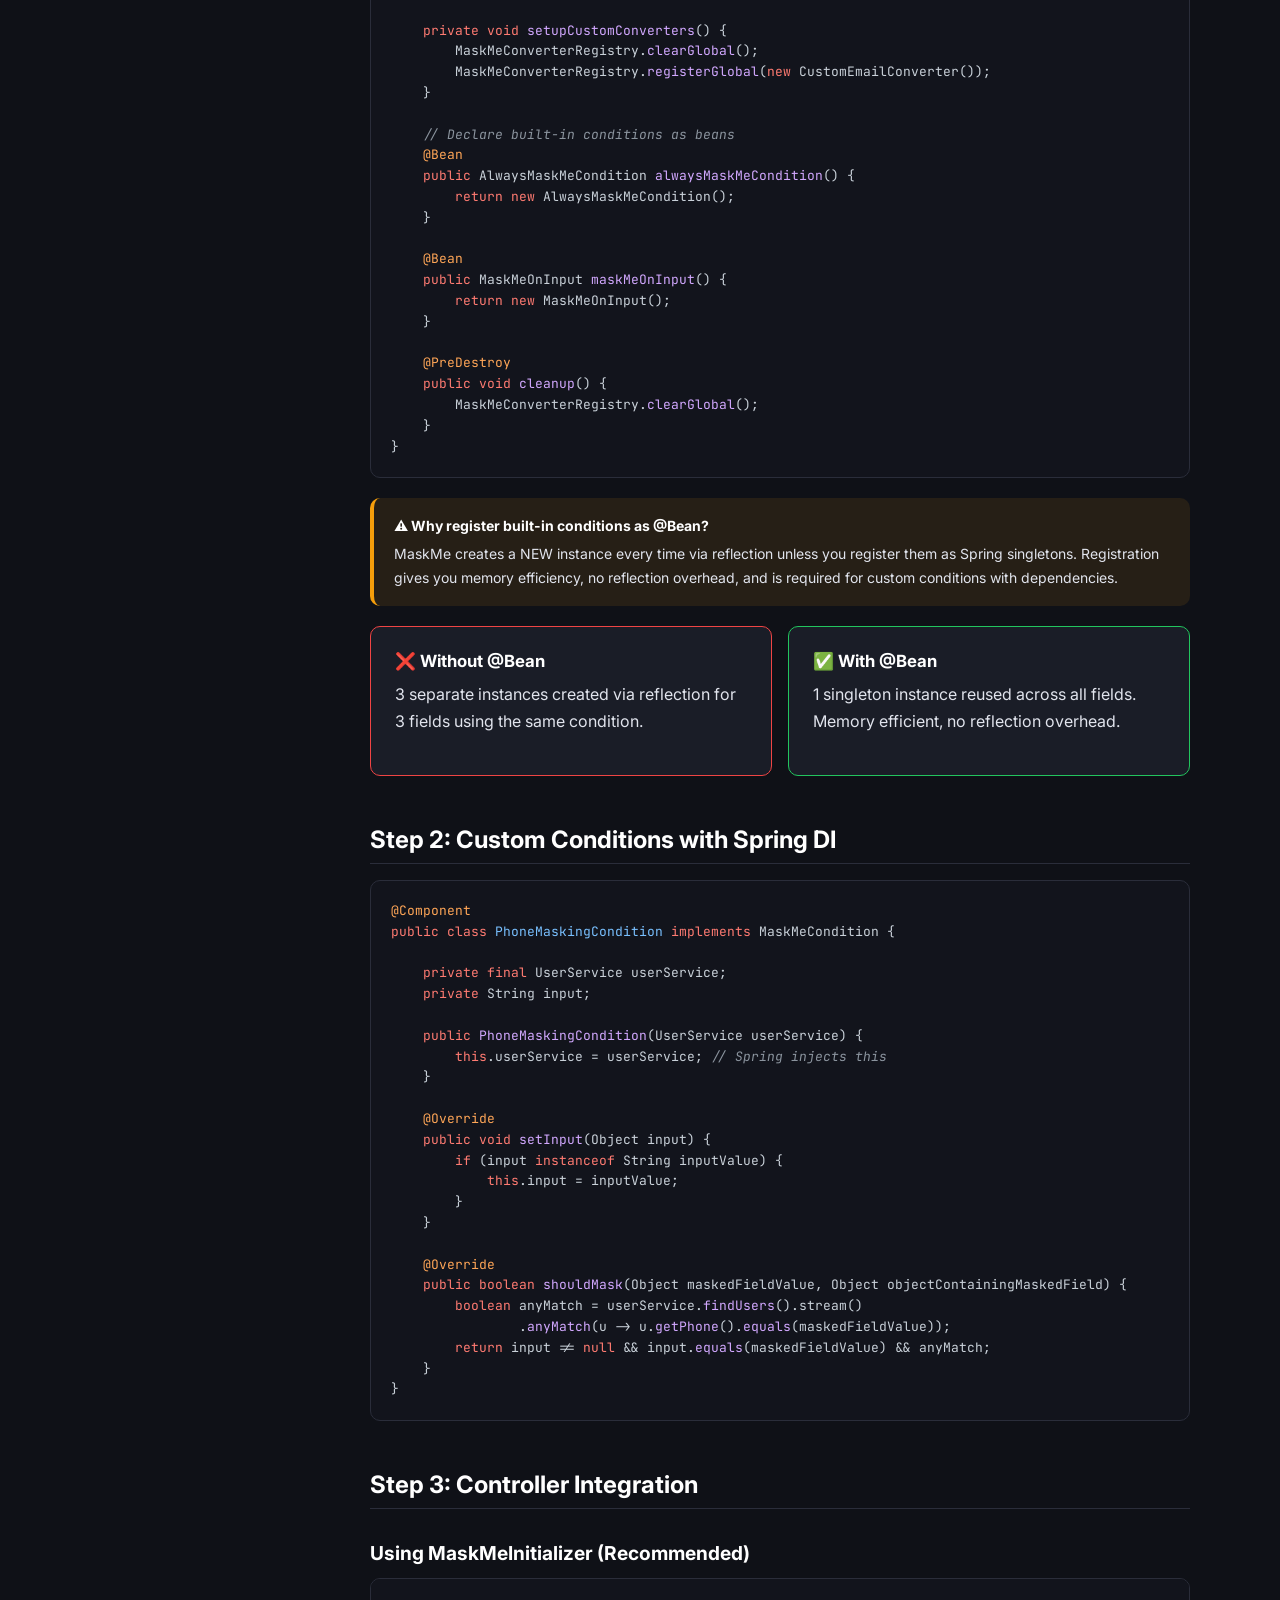
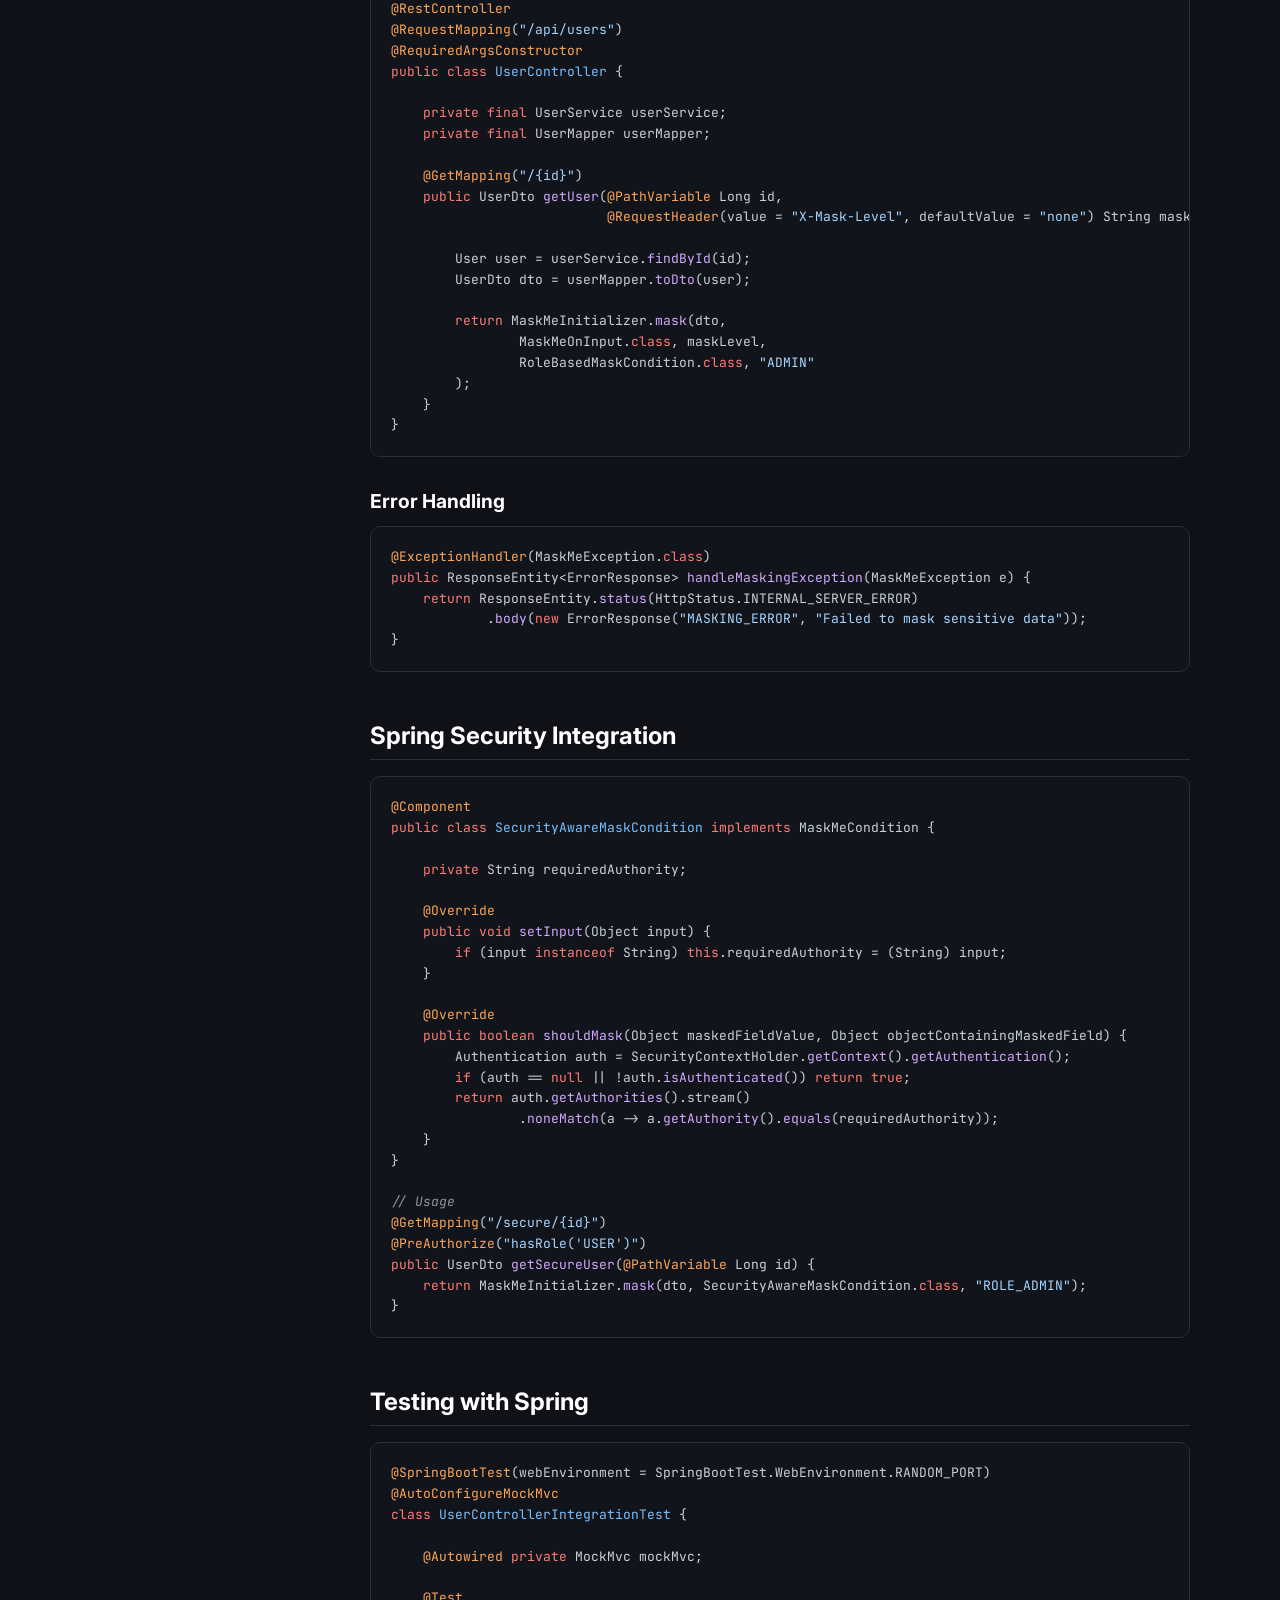
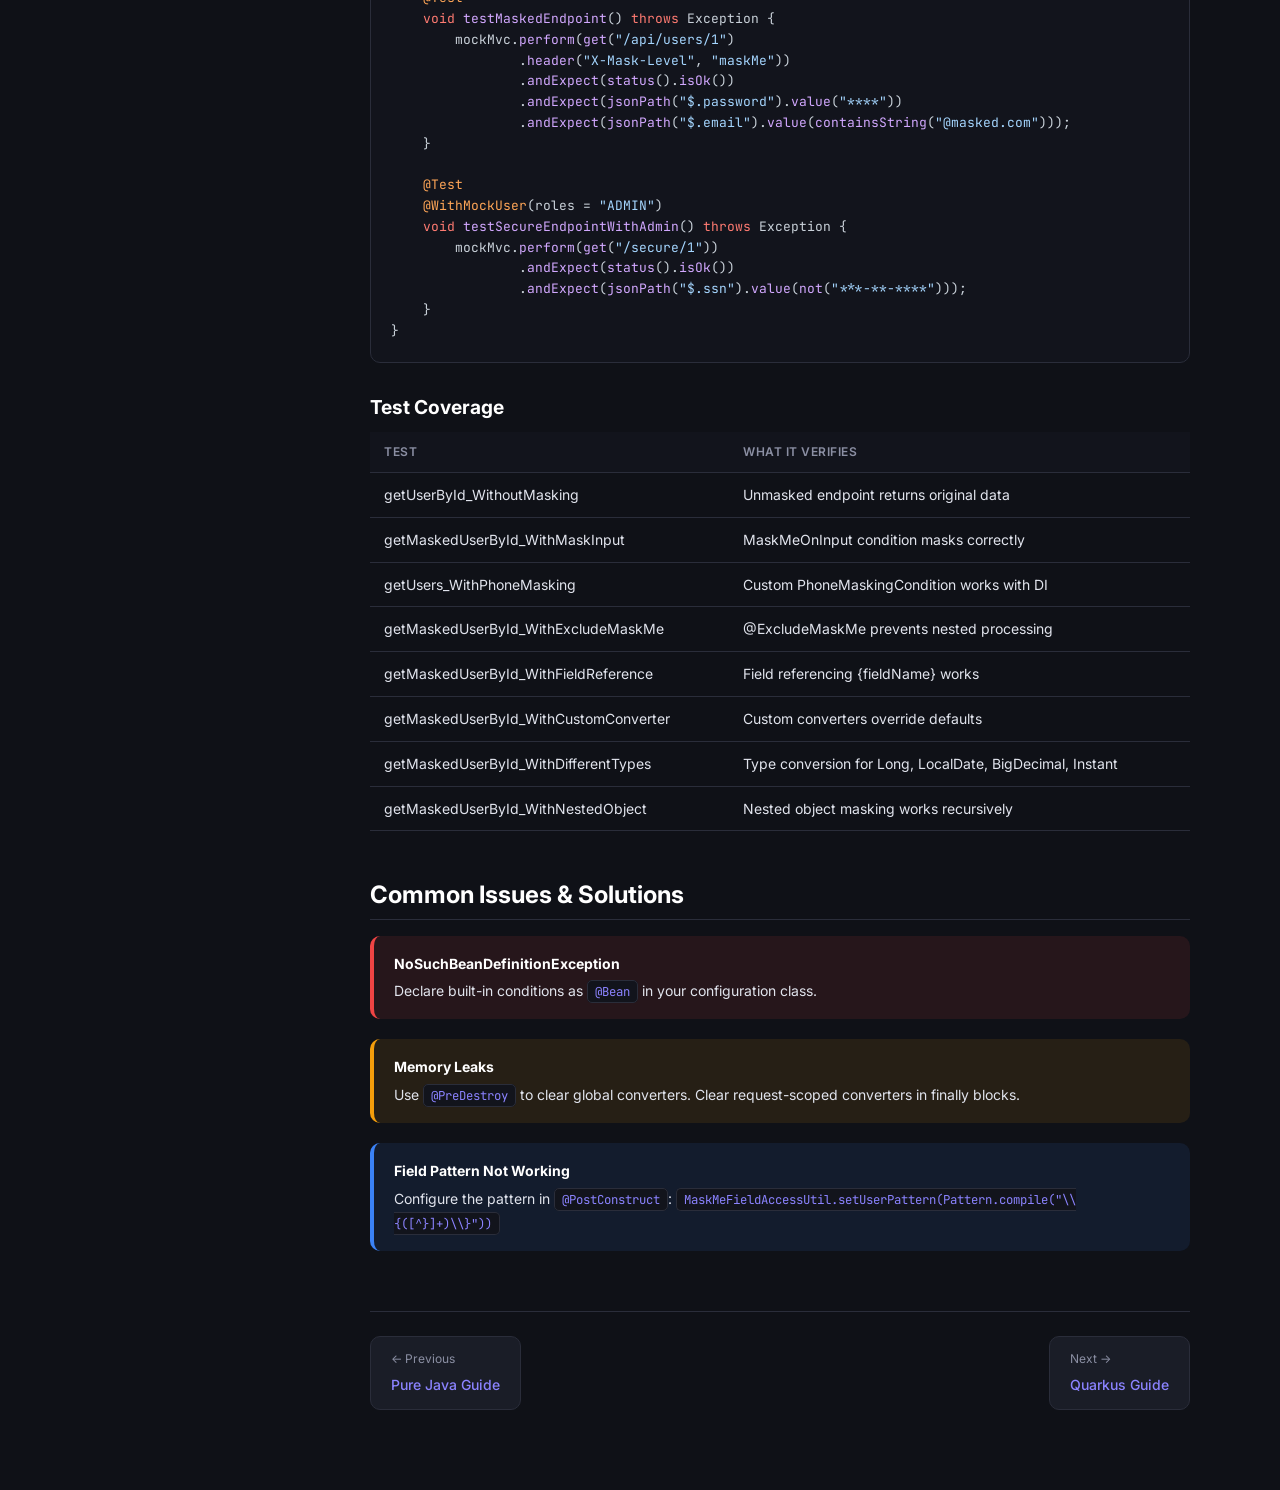
<file: website/spring.html>
<!DOCTYPE html>
<html lang="en">
<head>
  <meta charset="UTF-8">
  <meta name="viewport" content="width=device-width, initial-scale=1.0">
  <title>Spring Guide – MaskMe</title>
  <link rel="preconnect" href="https://fonts.googleapis.com">
  <link href="https://fonts.googleapis.com/css2?family=Inter:wght@400;500;600;700;800&family=JetBrains+Mono:wght@400;500&display=swap" rel="stylesheet">
  <link rel="stylesheet" href="css/style.css">
</head>
<body>
<button class="menu-toggle" aria-label="Toggle menu">☰</button>
<div class="sidebar-overlay"></div>

<div class="layout">
  <aside class="sidebar">
    <div class="sidebar-header">
      <div class="logo">M</div>
      <h1>MaskMe</h1>
      <span class="version">v1.0.0</span>
    </div>
    <nav class="sidebar-nav">
      <div class="nav-section">
        <div class="nav-section-title">Getting Started</div>
        <a href="index.html" class="nav-link"><span class="icon">🏠</span> Overview</a>
        <a href="architecture.html" class="nav-link"><span class="icon">🏛️</span> Architecture</a>
      </div>
      <div class="nav-section">
        <div class="nav-section-title">Framework Guides</div>
        <a href="pure-java.html" class="nav-link"><span class="icon">☕</span> Pure Java</a>
        <a href="spring.html" class="nav-link active"><span class="icon">🌱</span> Spring</a>
        <a href="quarkus.html" class="nav-link"><span class="icon">⚡</span> Quarkus</a>
      </div>
      <div class="nav-section">
        <div class="nav-section-title">Configuration</div>
        <a href="configuration.html" class="nav-link"><span class="icon">⚙️</span> Config Reference</a>
      </div>
      <div class="nav-section">
        <div class="nav-section-title">Advanced</div>
        <a href="conditions.html" class="nav-link"><span class="icon">🎯</span> Conditions &amp; Patterns</a>
        <a href="converters.html" class="nav-link"><span class="icon">🔄</span> Converters</a>
      </div>
      <div class="nav-section">
        <div class="nav-section-title">Resources</div>
        <a href="benchmark.html" class="nav-link"><span class="icon">📊</span> Benchmark</a>
      </div>
    </nav>
    <div class="sidebar-footer">
      Built by <a href="https://www.linkedin.com/in/java-msdt/" target="_blank">Ahmed Samy</a><br>
      <a href="https://github.com/JAVA-MSDT/maskme" target="_blank">GitHub</a> · <a href="https://revolut.me/ahmedsamy85" target="_blank">☕ Buy me a coffee</a>
    </div>
  </aside>

  <main class="main">
    <div class="content">

      <h1>🌱 Spring Framework Integration</h1>
      <p>Leverage Spring's dependency injection, configuration management, and web capabilities with MaskMe.</p>
      <p><a href="https://github.com/JAVA-MSDT/MaskMe-Guide/tree/main/Spring-maskme" target="_blank">📦 Full example project on GitHub →</a></p>

      <div class="toc">
        <h4>On This Page</h4>
        <ul>
          <li><a href="#running">Running the Application</a></li>
          <li><a href="#configuration">Framework Configuration</a></li>
          <li><a href="#custom-conditions">Custom Conditions with Spring DI</a></li>
          <li><a href="#controller">Controller Integration</a></li>
          <li><a href="#security">Spring Security Integration</a></li>
          <li><a href="#testing">Testing</a></li>
          <li><a href="#issues">Common Issues</a></li>
        </ul>
      </div>

      <!-- Running -->
      <h2 id="running">Running the Application</h2>
<pre>cd Spring-maskme
mvn clean install
mvn spring-boot:run</pre>
      <p>The application starts on <code>http://localhost:9090</code></p>

      <table>
        <thead><tr><th>Endpoint</th><th>Method</th><th>Headers</th><th>Description</th></tr></thead>
        <tbody>
          <tr><td><code>/users/{id}</code></td><td>GET</td><td>—</td><td>Get user without masking</td></tr>
          <tr><td><code>/users/masked/{id}</code></td><td>GET</td><td><code>Mask-Input: maskMe</code></td><td>Get user with conditional masking</td></tr>
          <tr><td><code>/users</code></td><td>GET</td><td><code>Mask-Input</code> + <code>Mask-Phone</code></td><td>Get all users with masking</td></tr>
          <tr><td><code>/users/user/{id}</code></td><td>GET</td><td>—</td><td>Get domain entity with masking</td></tr>
        </tbody>
      </table>

      <!-- Configuration -->
      <h2 id="configuration">Step 1: Framework Configuration</h2>
<pre><span class="an">@Configuration</span>
<span class="an">@RequiredArgsConstructor</span>
<span class="kw">public class</span> <span class="tp">MaskingConfiguration</span> {

    <span class="kw">private final</span> ApplicationContext applicationContext;

    <span class="an">@PostConstruct</span>
    <span class="kw">public void</span> <span class="fn">setupMaskMe</span>() {
        <span class="fn">registerFrameworkProvider</span>();
        <span class="fn">setupCustomConverters</span>();
    }

    <span class="kw">private void</span> <span class="fn">registerFrameworkProvider</span>() {
        MaskMeConditionFactory.<span class="fn">setFrameworkProvider</span>(<span class="kw">new</span> MaskMeFrameworkProvider() {
            <span class="an">@Override</span>
            <span class="kw">public</span> &lt;T&gt; T <span class="fn">getInstance</span>(Class&lt;T&gt; type) {
                <span class="kw">try</span> {
                    <span class="kw">return</span> applicationContext.<span class="fn">getBean</span>(type);
                } <span class="kw">catch</span> (Exception e) {
                    <span class="kw">throw new</span> MaskMeException(<span class="str">"Failed to get bean: "</span> + type.<span class="fn">getName</span>(), e);
                }
            }
        });
    }

    <span class="kw">private void</span> <span class="fn">setupCustomConverters</span>() {
        MaskMeConverterRegistry.<span class="fn">clearGlobal</span>();
        MaskMeConverterRegistry.<span class="fn">registerGlobal</span>(<span class="kw">new</span> CustomEmailConverter());
    }

    <span class="cm">// Declare built-in conditions as beans</span>
    <span class="an">@Bean</span>
    <span class="kw">public</span> AlwaysMaskMeCondition <span class="fn">alwaysMaskMeCondition</span>() {
        <span class="kw">return new</span> AlwaysMaskMeCondition();
    }

    <span class="an">@Bean</span>
    <span class="kw">public</span> MaskMeOnInput <span class="fn">maskMeOnInput</span>() {
        <span class="kw">return new</span> MaskMeOnInput();
    }

    <span class="an">@PreDestroy</span>
    <span class="kw">public void</span> <span class="fn">cleanup</span>() {
        MaskMeConverterRegistry.<span class="fn">clearGlobal</span>();
    }
}</pre>

      <div class="callout warn">
        <strong>⚠️ Why register built-in conditions as @Bean?</strong>
        MaskMe creates a NEW instance every time via reflection unless you register them as Spring singletons. Registration gives you memory efficiency, no reflection overhead, and is required for custom conditions with dependencies.
      </div>

      <div class="compare">
        <div class="card bad">
          <h4>❌ Without @Bean</h4>
          <p>3 separate instances created via reflection for 3 fields using the same condition.</p>
        </div>
        <div class="card good">
          <h4>✅ With @Bean</h4>
          <p>1 singleton instance reused across all fields. Memory efficient, no reflection overhead.</p>
        </div>
      </div>

      <!-- Custom Conditions -->
      <h2 id="custom-conditions">Step 2: Custom Conditions with Spring DI</h2>
<pre><span class="an">@Component</span>
<span class="kw">public class</span> <span class="tp">PhoneMaskingCondition</span> <span class="kw">implements</span> MaskMeCondition {

    <span class="kw">private final</span> UserService userService;
    <span class="kw">private</span> String input;

    <span class="kw">public</span> <span class="fn">PhoneMaskingCondition</span>(UserService userService) {
        <span class="kw">this</span>.userService = userService; <span class="cm">// Spring injects this</span>
    }

    <span class="an">@Override</span>
    <span class="kw">public void</span> <span class="fn">setInput</span>(Object input) {
        <span class="kw">if</span> (input <span class="kw">instanceof</span> String inputValue) {
            <span class="kw">this</span>.input = inputValue;
        }
    }

    <span class="an">@Override</span>
    <span class="kw">public boolean</span> <span class="fn">shouldMask</span>(Object maskedFieldValue, Object objectContainingMaskedField) {
        <span class="kw">boolean</span> anyMatch = userService.<span class="fn">findUsers</span>().stream()
                .<span class="fn">anyMatch</span>(u -> u.<span class="fn">getPhone</span>().<span class="fn">equals</span>(maskedFieldValue));
        <span class="kw">return</span> input != <span class="kw">null</span> && input.<span class="fn">equals</span>(maskedFieldValue) && anyMatch;
    }
}</pre>

      <!-- Controller -->
      <h2 id="controller">Step 3: Controller Integration</h2>

      <h3>Using MaskMeInitializer (Recommended)</h3>
<pre><span class="an">@RestController</span>
<span class="an">@RequestMapping</span>(<span class="str">"/api/users"</span>)
<span class="an">@RequiredArgsConstructor</span>
<span class="kw">public class</span> <span class="tp">UserController</span> {

    <span class="kw">private final</span> UserService userService;
    <span class="kw">private final</span> UserMapper userMapper;

    <span class="an">@GetMapping</span>(<span class="str">"/{id}"</span>)
    <span class="kw">public</span> UserDto <span class="fn">getUser</span>(<span class="an">@PathVariable</span> Long id,
                           <span class="an">@RequestHeader</span>(value = <span class="str">"X-Mask-Level"</span>, defaultValue = <span class="str">"none"</span>) String maskLevel) {

        User user = userService.<span class="fn">findById</span>(id);
        UserDto dto = userMapper.<span class="fn">toDto</span>(user);

        <span class="kw">return</span> MaskMeInitializer.<span class="fn">mask</span>(dto,
                MaskMeOnInput.<span class="kw">class</span>, maskLevel,
                RoleBasedMaskCondition.<span class="kw">class</span>, <span class="str">"ADMIN"</span>
        );
    }
}</pre>

      <h3>Error Handling</h3>
<pre><span class="an">@ExceptionHandler</span>(MaskMeException.<span class="kw">class</span>)
<span class="kw">public</span> ResponseEntity&lt;ErrorResponse&gt; <span class="fn">handleMaskingException</span>(MaskMeException e) {
    <span class="kw">return</span> ResponseEntity.<span class="fn">status</span>(HttpStatus.INTERNAL_SERVER_ERROR)
            .<span class="fn">body</span>(<span class="kw">new</span> ErrorResponse(<span class="str">"MASKING_ERROR"</span>, <span class="str">"Failed to mask sensitive data"</span>));
}</pre>

      <!-- Security -->
      <h2 id="security">Spring Security Integration</h2>
<pre><span class="an">@Component</span>
<span class="kw">public class</span> <span class="tp">SecurityAwareMaskCondition</span> <span class="kw">implements</span> MaskMeCondition {

    <span class="kw">private</span> String requiredAuthority;

    <span class="an">@Override</span>
    <span class="kw">public void</span> <span class="fn">setInput</span>(Object input) {
        <span class="kw">if</span> (input <span class="kw">instanceof</span> String) <span class="kw">this</span>.requiredAuthority = (String) input;
    }

    <span class="an">@Override</span>
    <span class="kw">public boolean</span> <span class="fn">shouldMask</span>(Object maskedFieldValue, Object objectContainingMaskedField) {
        Authentication auth = SecurityContextHolder.<span class="fn">getContext</span>().<span class="fn">getAuthentication</span>();
        <span class="kw">if</span> (auth == <span class="kw">null</span> || !auth.<span class="fn">isAuthenticated</span>()) <span class="kw">return true</span>;
        <span class="kw">return</span> auth.<span class="fn">getAuthorities</span>().stream()
                .<span class="fn">noneMatch</span>(a -> a.<span class="fn">getAuthority</span>().<span class="fn">equals</span>(requiredAuthority));
    }
}

<span class="cm">// Usage</span>
<span class="an">@GetMapping</span>(<span class="str">"/secure/{id}"</span>)
<span class="an">@PreAuthorize</span>(<span class="str">"hasRole('USER')"</span>)
<span class="kw">public</span> UserDto <span class="fn">getSecureUser</span>(<span class="an">@PathVariable</span> Long id) {
    <span class="kw">return</span> MaskMeInitializer.<span class="fn">mask</span>(dto, SecurityAwareMaskCondition.<span class="kw">class</span>, <span class="str">"ROLE_ADMIN"</span>);
}</pre>

      <!-- Testing -->
      <h2 id="testing">Testing with Spring</h2>
<pre><span class="an">@SpringBootTest</span>(webEnvironment = SpringBootTest.WebEnvironment.RANDOM_PORT)
<span class="an">@AutoConfigureMockMvc</span>
<span class="kw">class</span> <span class="tp">UserControllerIntegrationTest</span> {

    <span class="an">@Autowired</span> <span class="kw">private</span> MockMvc mockMvc;

    <span class="an">@Test</span>
    <span class="kw">void</span> <span class="fn">testMaskedEndpoint</span>() <span class="kw">throws</span> Exception {
        mockMvc.<span class="fn">perform</span>(<span class="fn">get</span>(<span class="str">"/api/users/1"</span>)
                .<span class="fn">header</span>(<span class="str">"X-Mask-Level"</span>, <span class="str">"maskMe"</span>))
                .<span class="fn">andExpect</span>(<span class="fn">status</span>().<span class="fn">isOk</span>())
                .<span class="fn">andExpect</span>(<span class="fn">jsonPath</span>(<span class="str">"$.password"</span>).<span class="fn">value</span>(<span class="str">"****"</span>))
                .<span class="fn">andExpect</span>(<span class="fn">jsonPath</span>(<span class="str">"$.email"</span>).<span class="fn">value</span>(<span class="fn">containsString</span>(<span class="str">"@masked.com"</span>)));
    }

    <span class="an">@Test</span>
    <span class="an">@WithMockUser</span>(roles = <span class="str">"ADMIN"</span>)
    <span class="kw">void</span> <span class="fn">testSecureEndpointWithAdmin</span>() <span class="kw">throws</span> Exception {
        mockMvc.<span class="fn">perform</span>(<span class="fn">get</span>(<span class="str">"/secure/1"</span>))
                .<span class="fn">andExpect</span>(<span class="fn">status</span>().<span class="fn">isOk</span>())
                .<span class="fn">andExpect</span>(<span class="fn">jsonPath</span>(<span class="str">"$.ssn"</span>).<span class="fn">value</span>(<span class="fn">not</span>(<span class="str">"***-**-****"</span>)));
    }
}</pre>

      <h3>Test Coverage</h3>
      <table>
        <thead><tr><th>Test</th><th>What It Verifies</th></tr></thead>
        <tbody>
          <tr><td>getUserById_WithoutMasking</td><td>Unmasked endpoint returns original data</td></tr>
          <tr><td>getMaskedUserById_WithMaskInput</td><td>MaskMeOnInput condition masks correctly</td></tr>
          <tr><td>getUsers_WithPhoneMasking</td><td>Custom PhoneMaskingCondition works with DI</td></tr>
          <tr><td>getMaskedUserById_WithExcludeMaskMe</td><td>@ExcludeMaskMe prevents nested processing</td></tr>
          <tr><td>getMaskedUserById_WithFieldReference</td><td>Field referencing {fieldName} works</td></tr>
          <tr><td>getMaskedUserById_WithCustomConverter</td><td>Custom converters override defaults</td></tr>
          <tr><td>getMaskedUserById_WithDifferentTypes</td><td>Type conversion for Long, LocalDate, BigDecimal, Instant</td></tr>
          <tr><td>getMaskedUserById_WithNestedObject</td><td>Nested object masking works recursively</td></tr>
        </tbody>
      </table>

      <!-- Common Issues -->
      <h2 id="issues">Common Issues &amp; Solutions</h2>
      <div class="callout danger">
        <strong>NoSuchBeanDefinitionException</strong>
        Declare built-in conditions as <code>@Bean</code> in your configuration class.
      </div>
      <div class="callout warn">
        <strong>Memory Leaks</strong>
        Use <code>@PreDestroy</code> to clear global converters. Clear request-scoped converters in finally blocks.
      </div>
      <div class="callout info">
        <strong>Field Pattern Not Working</strong>
        Configure the pattern in <code>@PostConstruct</code>: <code>MaskMeFieldAccessUtil.setUserPattern(Pattern.compile("\\{([^}]+)\\}"))</code>
      </div>

      <!-- Page Nav -->
      <div class="page-nav">
        <a href="pure-java.html">
          <span class="label">← Previous</span>
          <span class="title">Pure Java Guide</span>
        </a>
        <a href="quarkus.html">
          <span class="label">Next →</span>
          <span class="title">Quarkus Guide</span>
        </a>
      </div>

    </div>
  </main>
</div>

<script src="js/main.js"></script>
</body>
</html>
</file>
<file: website/css/style.css>
/* ===== CSS Variables ===== */
:root {
  --bg: #0f1117;
  --bg-card: #1a1d27;
  --bg-code: #12141c;
  --border: #2a2d3a;
  --text: #e1e4ed;
  --text-muted: #8b8fa3;
  --accent: #6c63ff;
  --accent-light: #8b83ff;
  --accent-glow: rgba(108, 99, 255, 0.15);
  --green: #22c55e;
  --green-bg: rgba(34, 197, 94, 0.1);
  --amber: #f59e0b;
  --amber-bg: rgba(245, 158, 11, 0.1);
  --red: #ef4444;
  --red-bg: rgba(239, 68, 68, 0.1);
  --blue: #3b82f6;
  --blue-bg: rgba(59, 130, 246, 0.1);
  --cyan: #06b6d4;
  --sidebar-w: 280px;
  --header-h: 60px;
  --radius: 10px;
  --font: 'Inter', -apple-system, BlinkMacSystemFont, 'Segoe UI', sans-serif;
  --font-mono: 'JetBrains Mono', 'Fira Code', 'Cascadia Code', monospace;
}

/* ===== Reset ===== */
*, *::before, *::after { box-sizing: border-box; margin: 0; padding: 0; }
html { scroll-behavior: smooth; font-size: 16px; }
body {
  font-family: var(--font);
  background: var(--bg);
  color: var(--text);
  line-height: 1.7;
  -webkit-font-smoothing: antialiased;
}

/* ===== Layout ===== */
.layout {
  display: flex;
  min-height: 100vh;
}

/* ===== Sidebar ===== */
.sidebar {
  position: fixed;
  top: 0;
  left: 0;
  width: var(--sidebar-w);
  height: 100vh;
  background: var(--bg-card);
  border-right: 1px solid var(--border);
  display: flex;
  flex-direction: column;
  z-index: 100;
  transition: transform 0.3s ease;
}
.sidebar-header {
  padding: 20px 24px;
  border-bottom: 1px solid var(--border);
  display: flex;
  align-items: center;
  gap: 12px;
}
.sidebar-header .logo {
  width: 36px;
  height: 36px;
  background: linear-gradient(135deg, var(--accent), var(--accent-light));
  border-radius: 8px;
  display: flex;
  align-items: center;
  justify-content: center;
  font-weight: 800;
  font-size: 16px;
  color: #fff;
}
.sidebar-header h1 {
  font-size: 18px;
  font-weight: 700;
  background: linear-gradient(135deg, var(--accent-light), var(--cyan));
  -webkit-background-clip: text;
  -webkit-text-fill-color: transparent;
}
.sidebar-header .version {
  font-size: 11px;
  color: var(--text-muted);
  background: var(--bg);
  padding: 2px 8px;
  border-radius: 20px;
  margin-left: auto;
}
.sidebar-nav {
  flex: 1;
  overflow-y: auto;
  padding: 16px 12px;
}
.sidebar-nav::-webkit-scrollbar { width: 4px; }
.sidebar-nav::-webkit-scrollbar-thumb { background: var(--border); border-radius: 4px; }
.nav-section {
  margin-bottom: 24px;
}
.nav-section-title {
  font-size: 11px;
  font-weight: 600;
  text-transform: uppercase;
  letter-spacing: 1.2px;
  color: var(--text-muted);
  padding: 0 12px;
  margin-bottom: 8px;
}
.nav-link {
  display: flex;
  align-items: center;
  gap: 10px;
  padding: 8px 12px;
  border-radius: 8px;
  color: var(--text-muted);
  text-decoration: none;
  font-size: 14px;
  transition: all 0.15s ease;
}
.nav-link:hover {
  color: var(--text);
  background: var(--accent-glow);
}
.nav-link.active {
  color: var(--accent-light);
  background: var(--accent-glow);
  font-weight: 500;
}
.nav-link .icon {
  font-size: 16px;
  width: 20px;
  text-align: center;
}
.sidebar-footer {
  padding: 16px 24px;
  border-top: 1px solid var(--border);
  font-size: 12px;
  color: var(--text-muted);
}
.sidebar-footer a {
  color: var(--accent-light);
  text-decoration: none;
}
.sidebar-footer a:hover { text-decoration: underline; }

/* ===== Mobile Toggle ===== */
.menu-toggle {
  display: none;
  position: fixed;
  top: 14px;
  left: 14px;
  z-index: 200;
  background: var(--bg-card);
  border: 1px solid var(--border);
  border-radius: 8px;
  padding: 8px 10px;
  color: var(--text);
  font-size: 20px;
  cursor: pointer;
}
.sidebar-overlay {
  display: none;
  position: fixed;
  inset: 0;
  background: rgba(0,0,0,0.5);
  z-index: 90;
}

/* ===== Main Content ===== */
.main {
  margin-left: var(--sidebar-w);
  flex: 1;
  min-width: 0;
}
.content {
  max-width: 900px;
  margin: 0 auto;
  padding: 48px 40px 80px;
}

/* ===== Typography ===== */
h1, h2, h3, h4, h5, h6 { color: #fff; line-height: 1.3; }
h1 { font-size: 2.2rem; margin-bottom: 16px; }
h2 {
  font-size: 1.5rem;
  margin-top: 48px;
  margin-bottom: 16px;
  padding-bottom: 8px;
  border-bottom: 1px solid var(--border);
}
h3 { font-size: 1.2rem; margin-top: 32px; margin-bottom: 12px; }
h4 { font-size: 1.05rem; margin-top: 24px; margin-bottom: 8px; }
p { margin-bottom: 16px; }
a { color: var(--accent-light); text-decoration: none; }
a:hover { text-decoration: underline; }
strong { color: #fff; }
ul, ol { margin-bottom: 16px; padding-left: 24px; }
li { margin-bottom: 6px; }
li::marker { color: var(--accent); }
hr { border: none; border-top: 1px solid var(--border); margin: 40px 0; }

/* ===== Hero ===== */
.hero {
  background: linear-gradient(135deg, var(--accent-glow), var(--bg-card));
  border: 1px solid var(--border);
  border-radius: var(--radius);
  padding: 40px;
  margin-bottom: 40px;
}
.hero h1 {
  font-size: 2.5rem;
  background: linear-gradient(135deg, #fff, var(--accent-light));
  -webkit-background-clip: text;
  -webkit-text-fill-color: transparent;
}
.hero p { color: var(--text-muted); font-size: 1.1rem; max-width: 600px; }
.badge-row { display: flex; flex-wrap: wrap; gap: 8px; margin-top: 16px; }
.badge {
  display: inline-flex;
  align-items: center;
  gap: 6px;
  padding: 4px 12px;
  border-radius: 20px;
  font-size: 12px;
  font-weight: 500;
}
.badge.green { background: var(--green-bg); color: var(--green); }
.badge.blue { background: var(--blue-bg); color: var(--blue); }
.badge.amber { background: var(--amber-bg); color: var(--amber); }

/* ===== Cards ===== */
.card {
  background: var(--bg-card);
  border: 1px solid var(--border);
  border-radius: var(--radius);
  padding: 24px;
  margin-bottom: 20px;
}
.card-grid {
  display: grid;
  grid-template-columns: repeat(auto-fit, minmax(260px, 1fr));
  gap: 16px;
  margin-bottom: 24px;
}
.card h4 { margin-top: 0; }
.card .icon-lg {
  font-size: 28px;
  margin-bottom: 12px;
  display: block;
}

/* ===== Code Blocks ===== */
pre {
  background: var(--bg-code);
  border: 1px solid var(--border);
  border-radius: var(--radius);
  padding: 20px;
  overflow-x: auto;
  margin-bottom: 20px;
  font-family: var(--font-mono);
  font-size: 13px;
  line-height: 1.6;
  color: #c9d1d9;
}
code {
  font-family: var(--font-mono);
  font-size: 0.88em;
}
:not(pre) > code {
  background: var(--bg-code);
  border: 1px solid var(--border);
  padding: 2px 7px;
  border-radius: 5px;
  color: var(--accent-light);
}
/* Syntax highlighting tokens */
.kw { color: #ff7b72; }
.str { color: #a5d6ff; }
.cm { color: #8b949e; font-style: italic; }
.fn { color: #d2a8ff; }
.an { color: #ffa657; }
.tp { color: #79c0ff; }
.num { color: #79c0ff; }

/* ===== Tables ===== */
table {
  width: 100%;
  border-collapse: collapse;
  margin-bottom: 24px;
  font-size: 14px;
}
th, td {
  padding: 10px 14px;
  text-align: left;
  border-bottom: 1px solid var(--border);
}
th {
  background: var(--bg-code);
  color: var(--text-muted);
  font-weight: 600;
  font-size: 12px;
  text-transform: uppercase;
  letter-spacing: 0.5px;
}
tr:hover td { background: rgba(108, 99, 255, 0.04); }

/* ===== Callouts ===== */
.callout {
  border-radius: var(--radius);
  padding: 16px 20px;
  margin-bottom: 20px;
  border-left: 4px solid;
  font-size: 14px;
}
.callout.info { border-color: var(--blue); background: var(--blue-bg); }
.callout.warn { border-color: var(--amber); background: var(--amber-bg); }
.callout.danger { border-color: var(--red); background: var(--red-bg); }
.callout.success { border-color: var(--green); background: var(--green-bg); }
.callout strong { display: block; margin-bottom: 4px; }

/* ===== Tabs ===== */
.tabs {
  display: flex;
  gap: 0;
  border-bottom: 1px solid var(--border);
  margin-bottom: 20px;
}
.tab-btn {
  padding: 10px 20px;
  background: none;
  border: none;
  color: var(--text-muted);
  font-size: 14px;
  cursor: pointer;
  border-bottom: 2px solid transparent;
  transition: all 0.15s ease;
  font-family: var(--font);
}
.tab-btn:hover { color: var(--text); }
.tab-btn.active {
  color: var(--accent-light);
  border-bottom-color: var(--accent);
}
.tab-panel { display: none; }
.tab-panel.active { display: block; }

/* ===== Diagram / ASCII Art ===== */
.diagram {
  background: var(--bg-code);
  border: 1px solid var(--border);
  border-radius: var(--radius);
  padding: 24px;
  overflow-x: auto;
  margin-bottom: 20px;
  font-family: var(--font-mono);
  font-size: 12px;
  line-height: 1.5;
  color: var(--cyan);
  white-space: pre;
}

/* ===== Step Indicator ===== */
.step {
  display: flex;
  gap: 16px;
  margin-bottom: 28px;
}
.step-num {
  flex-shrink: 0;
  width: 32px;
  height: 32px;
  background: var(--accent);
  color: #fff;
  border-radius: 50%;
  display: flex;
  align-items: center;
  justify-content: center;
  font-weight: 700;
  font-size: 14px;
}
.step-content { flex: 1; }
.step-content h4 { margin-top: 4px; }

/* ===== Feature List ===== */
.feature-list {
  list-style: none;
  padding: 0;
}
.feature-list li {
  padding: 8px 0;
  display: flex;
  align-items: flex-start;
  gap: 10px;
}
.feature-list li::before {
  content: '✓';
  color: var(--green);
  font-weight: 700;
  flex-shrink: 0;
  margin-top: 2px;
}

/* ===== Comparison ===== */
.compare {
  display: grid;
  grid-template-columns: 1fr 1fr;
  gap: 16px;
  margin-bottom: 24px;
}
.compare .card { margin-bottom: 0; }
.compare .card.good { border-color: var(--green); }
.compare .card.bad { border-color: var(--red); }

/* ===== Page Navigation ===== */
.page-nav {
  display: flex;
  justify-content: space-between;
  margin-top: 60px;
  padding-top: 24px;
  border-top: 1px solid var(--border);
}
.page-nav a {
  display: flex;
  flex-direction: column;
  gap: 4px;
  padding: 12px 20px;
  background: var(--bg-card);
  border: 1px solid var(--border);
  border-radius: var(--radius);
  text-decoration: none;
  transition: border-color 0.15s ease;
  max-width: 45%;
}
.page-nav a:hover { border-color: var(--accent); }
.page-nav a .label { font-size: 12px; color: var(--text-muted); }
.page-nav a .title { font-size: 14px; color: var(--accent-light); font-weight: 500; }

/* ===== TOC (On-page) ===== */
.toc {
  background: var(--bg-card);
  border: 1px solid var(--border);
  border-radius: var(--radius);
  padding: 20px 24px;
  margin-bottom: 32px;
}
.toc h4 { margin-top: 0; font-size: 14px; color: var(--text-muted); text-transform: uppercase; letter-spacing: 1px; }
.toc ul { list-style: none; padding: 0; margin: 0; }
.toc li { margin-bottom: 4px; }
.toc a { color: var(--text-muted); font-size: 14px; }
.toc a:hover { color: var(--accent-light); }

/* ===== Install Snippet ===== */
.install-tabs {
  display: flex;
  gap: 0;
  margin-bottom: 0;
}
.install-tab {
  padding: 8px 16px;
  background: var(--bg-code);
  border: 1px solid var(--border);
  border-bottom: none;
  color: var(--text-muted);
  font-size: 13px;
  cursor: pointer;
  font-family: var(--font);
  border-radius: var(--radius) var(--radius) 0 0;
}
.install-tab.active {
  background: var(--bg-card);
  color: var(--accent-light);
  border-bottom-color: var(--bg-card);
}
.install-panel {
  display: none;
  margin-top: -1px;
}
.install-panel.active { display: block; }
.install-panel pre {
  border-radius: 0 var(--radius) var(--radius) var(--radius);
  margin-bottom: 24px;
}

/* ===== Responsive ===== */
@media (max-width: 900px) {
  .sidebar { transform: translateX(-100%); }
  .sidebar.open { transform: translateX(0); }
  .sidebar-overlay.open { display: block; }
  .menu-toggle { display: block; }
  .main { margin-left: 0; }
  .content { padding: 24px 20px 60px; }
  .hero { padding: 24px; }
  .hero h1 { font-size: 1.8rem; }
  .compare { grid-template-columns: 1fr; }
  .card-grid { grid-template-columns: 1fr; }
}
</file>
